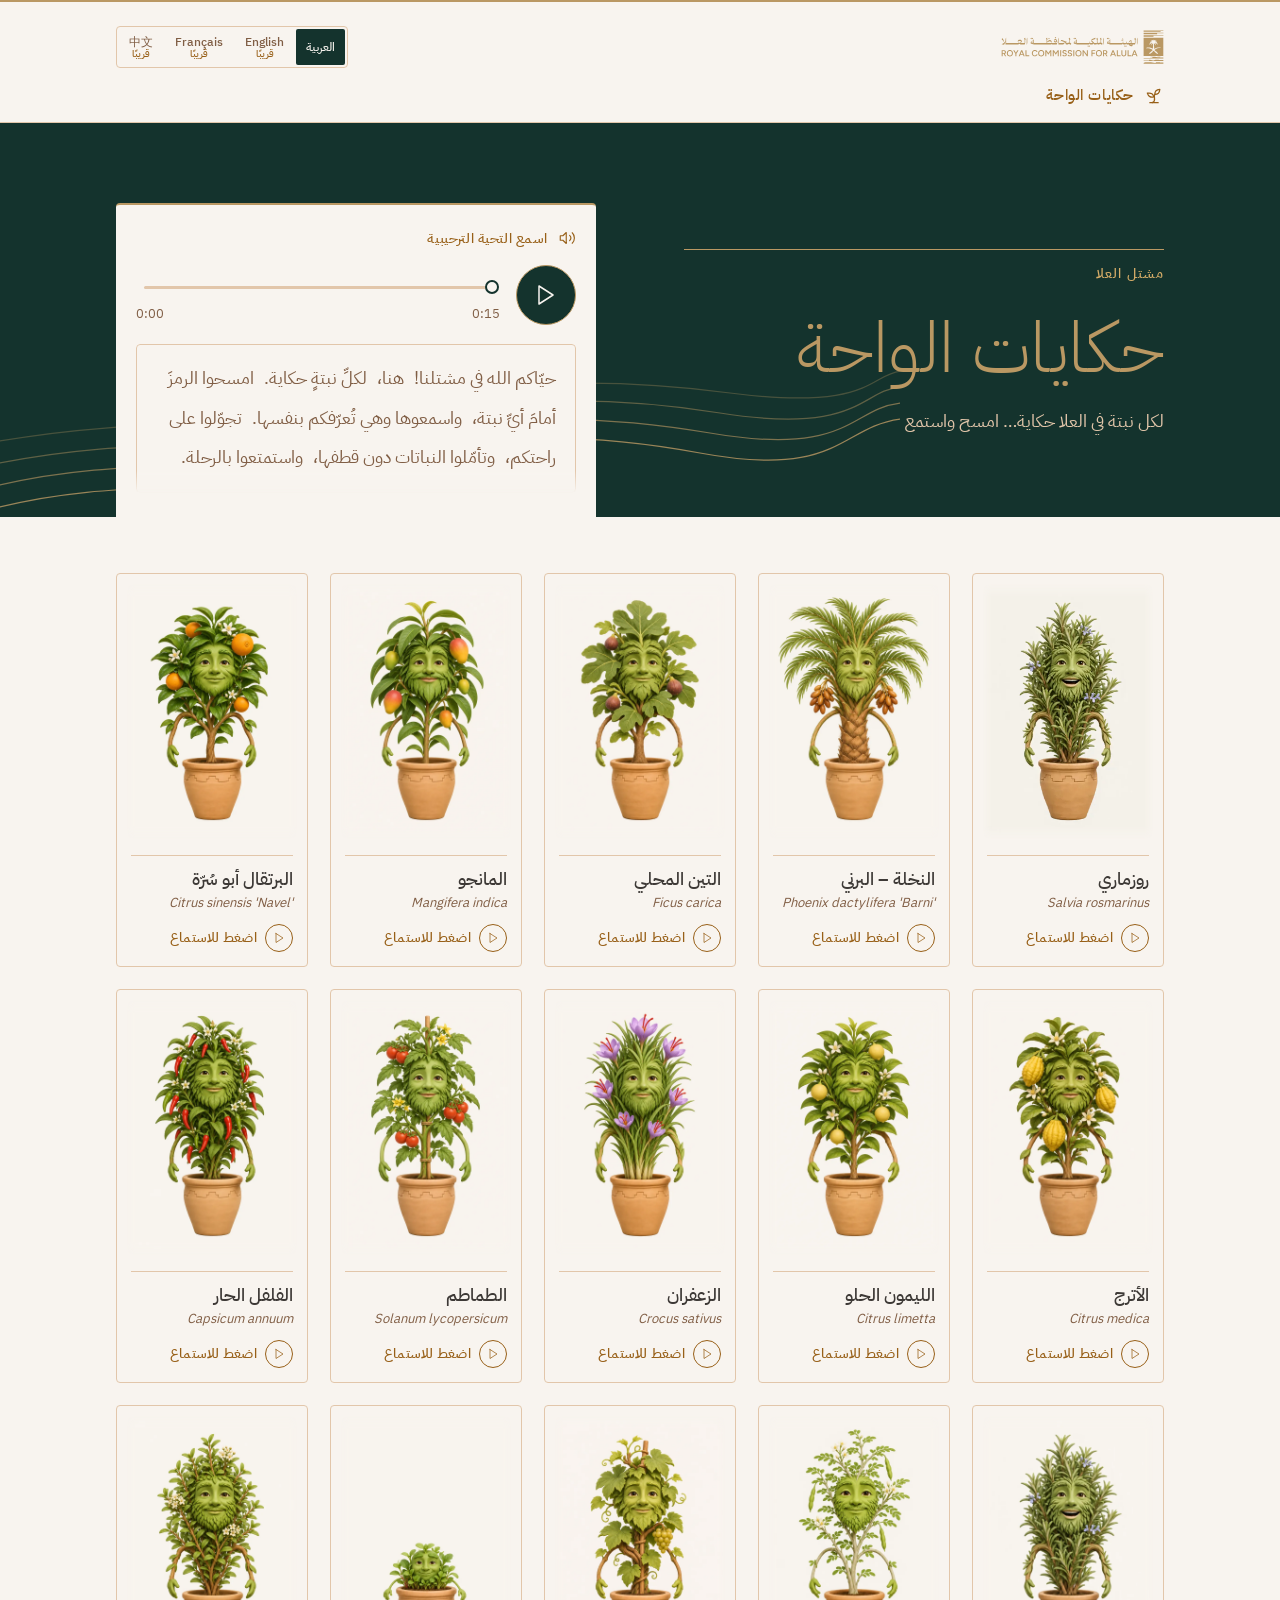
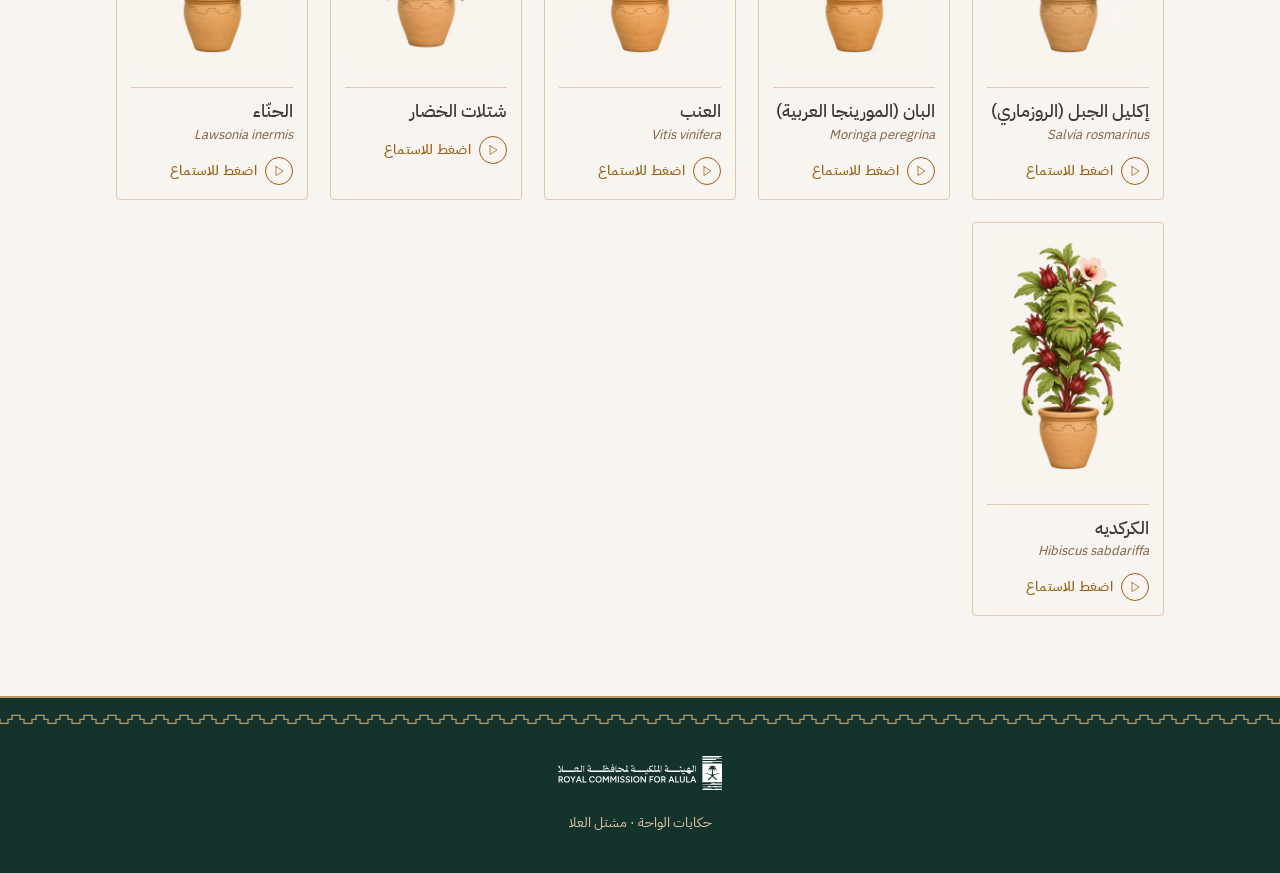
<file: index.html>
<!doctype html>
<html lang="ar" dir="rtl">
<head>
<meta charset="utf-8">
<meta name="viewport" content="width=device-width,initial-scale=1,viewport-fit=cover">
<meta name="color-scheme" content="light">
<meta name="theme-color" content="#F8F4EF">
<title>حكايات الواحة</title>
<meta name="description" content="لكل نبتة في العلا حكاية… امسح واستمع">
<link rel="icon" href="img/favicon.svg" type="image/svg+xml">
<link rel="preconnect" href="https://fonts.googleapis.com">
<link rel="preconnect" href="https://fonts.gstatic.com" crossorigin>
<link href="https://fonts.googleapis.com/css2?family=IBM+Plex+Sans+Arabic:wght@300;400;500&display=swap" rel="stylesheet">
<link rel="stylesheet" href="css/style.css">
</head>
<body>
<a class="sr-only" href="#main">انتقل إلى المحتوى</a>
<header class="site-header">
  <div class="wrap">
    <div class="bar">
      <a class="logo-link" href="index.html" aria-label="الهيئة الملكية لمحافظة العلا - الصفحة الرئيسية"><img src="img/rcu-logo-gold.svg" alt="الهيئة الملكية لمحافظة العلا" width="130" height="27"></a>
      <div class="lang" role="group" aria-label="اللغة">
        <span class="is-active" lang="ar" aria-current="true">العربية</span>
        <button type="button" disabled aria-disabled="true" lang="en" aria-label="English، قريبًا">English<em>قريبًا</em></button>
        <button type="button" disabled aria-disabled="true" lang="fr" aria-label="Français، قريبًا">Français<em>قريبًا</em></button>
        <button type="button" disabled aria-disabled="true" lang="zh" aria-label="中文، قريبًا">中文<em>قريبًا</em></button>
      </div>
    </div>
    <div class="brand-row">
      <span class="leaf"><svg class="icon" viewBox="0 0 24 24" aria-hidden="true"><path d="M7 20h10"/><path d="M10 20c5.5-2.5.8-6.4 3-10"/><path d="M9.5 9.4c1.1.8 1.8 2.2 2.3 3.7-2 .4-3.5.4-4.8-.3-1.2-.6-2.3-1.9-3-4.2 2.8-.5 4.4 0 5.5.8z"/><path d="M14.1 6a7 7 0 0 0-1.1 4c1.9-.1 3.3-.6 4.3-1.4 1-1 1.6-2.3 1.7-4.6-2.7.1-4 1-4.9 2z"/></svg></span><a href="index.html">حكايات الواحة</a>
    </div>
  </div>
</header>
<main id="main">
<section class="hero">
  <div class="wrap hero-grid">
    <div>
      <span class="eyebrow">مشتل العلا</span>
      <h1>حكايات الواحة</h1>
      <p class="tag">لكل نبتة في العلا حكاية… امسح واستمع</p>
    </div>
    <div class="hero-player" id="welcome" aria-label="التحية الترحيبية"></div>
  </div>
</section>
<div class="wrap" id="plants">
  <section class="section" aria-label="النباتات"><div class="grid" id="grid"></div></section>
  <noscript><p>يحتاج هذا الموقع إلى تفعيل جافاسكربت.</p></noscript>
</div>
</main>
<footer class="site-footer">
  <div class="frieze" aria-hidden="true"></div>
  <div class="wrap">
    <div class="logo"><img src="img/rcu-logo-white.svg" alt="الهيئة الملكية لمحافظة العلا" width="162" height="34"></div>
    <p>حكايات الواحة &middot; مشتل العلا</p>
  </div>
</footer>
<script src="data/plants.js"></script>
<script src="js/common.js"></script>
<script src="js/home.js"></script>
</body>
</html>
</file>
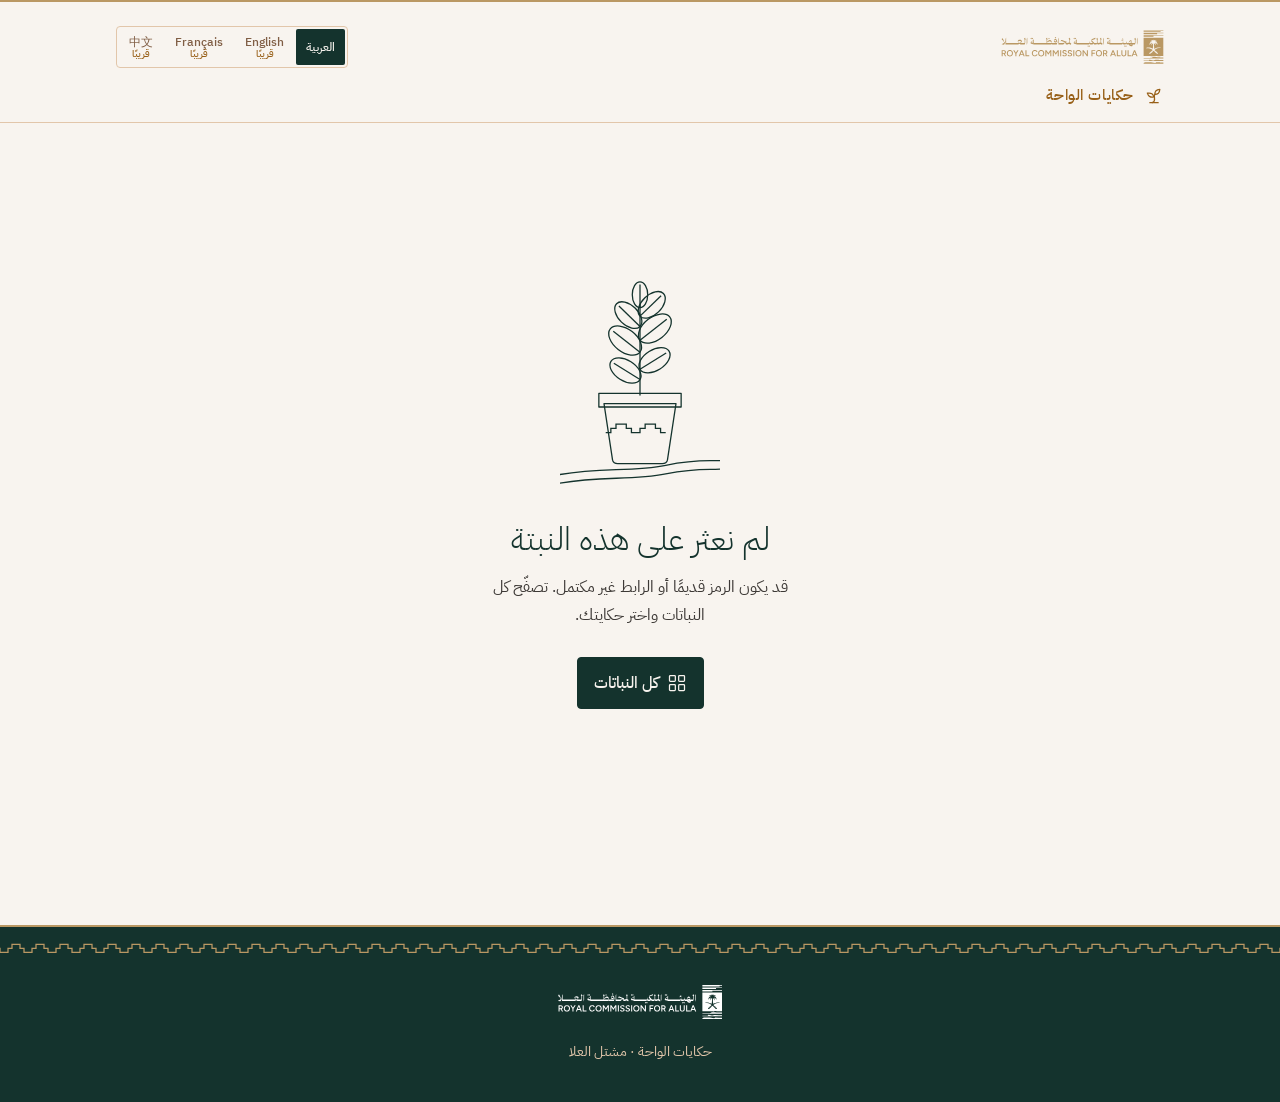
<file: plant.html>
<!doctype html>
<html lang="ar" dir="rtl">
<head>
<meta charset="utf-8">
<meta name="viewport" content="width=device-width,initial-scale=1,viewport-fit=cover">
<meta name="color-scheme" content="light">
<meta name="theme-color" content="#F8F4EF">
<title>حكايات الواحة - نبتة</title>
<meta name="description" content="استمع إلى النبتة وهي تعرّف بنفسها">
<link rel="icon" href="img/favicon.svg" type="image/svg+xml">
<link rel="preconnect" href="https://fonts.googleapis.com">
<link rel="preconnect" href="https://fonts.gstatic.com" crossorigin>
<link href="https://fonts.googleapis.com/css2?family=IBM+Plex+Sans+Arabic:wght@300;400;500&display=swap" rel="stylesheet">
<link rel="stylesheet" href="css/style.css">
</head>
<body>
<a class="sr-only" href="#main">انتقل إلى المحتوى</a>
<header class="site-header">
  <div class="wrap">
    <div class="bar">
      <a class="logo-link" href="index.html" aria-label="الهيئة الملكية لمحافظة العلا - الصفحة الرئيسية"><img src="img/rcu-logo-gold.svg" alt="الهيئة الملكية لمحافظة العلا" width="130" height="27"></a>
      <div class="lang" role="group" aria-label="اللغة">
        <span class="is-active" lang="ar" aria-current="true">العربية</span>
        <button type="button" disabled aria-disabled="true" lang="en" aria-label="English، قريبًا">English<em>قريبًا</em></button>
        <button type="button" disabled aria-disabled="true" lang="fr" aria-label="Français، قريبًا">Français<em>قريبًا</em></button>
        <button type="button" disabled aria-disabled="true" lang="zh" aria-label="中文، قريبًا">中文<em>قريبًا</em></button>
      </div>
    </div>
    <div class="brand-row">
      <span class="leaf"><svg class="icon" viewBox="0 0 24 24" aria-hidden="true"><path d="M7 20h10"/><path d="M10 20c5.5-2.5.8-6.4 3-10"/><path d="M9.5 9.4c1.1.8 1.8 2.2 2.3 3.7-2 .4-3.5.4-4.8-.3-1.2-.6-2.3-1.9-3-4.2 2.8-.5 4.4 0 5.5.8z"/><path d="M14.1 6a7 7 0 0 0-1.1 4c1.9-.1 3.3-.6 4.3-1.4 1-1 1.6-2.3 1.7-4.6-2.7.1-4 1-4.9 2z"/></svg></span><a href="index.html">حكايات الواحة</a>
    </div>
  </div>
</header>
<main id="main" class="plant"><div class="wrap" id="app" aria-live="polite"><noscript><p>يحتاج هذا الموقع إلى تفعيل جافاسكربت.</p></noscript></div></main>
<footer class="site-footer">
  <div class="frieze" aria-hidden="true"></div>
  <div class="wrap">
    <div class="logo"><img src="img/rcu-logo-white.svg" alt="الهيئة الملكية لمحافظة العلا" width="162" height="34"></div>
    <p>حكايات الواحة &middot; مشتل العلا</p>
  </div>
</footer>
<script src="data/plants.js"></script>
<script src="js/common.js"></script>
<script src="js/plant.js"></script>
</body>
</html>
</file>
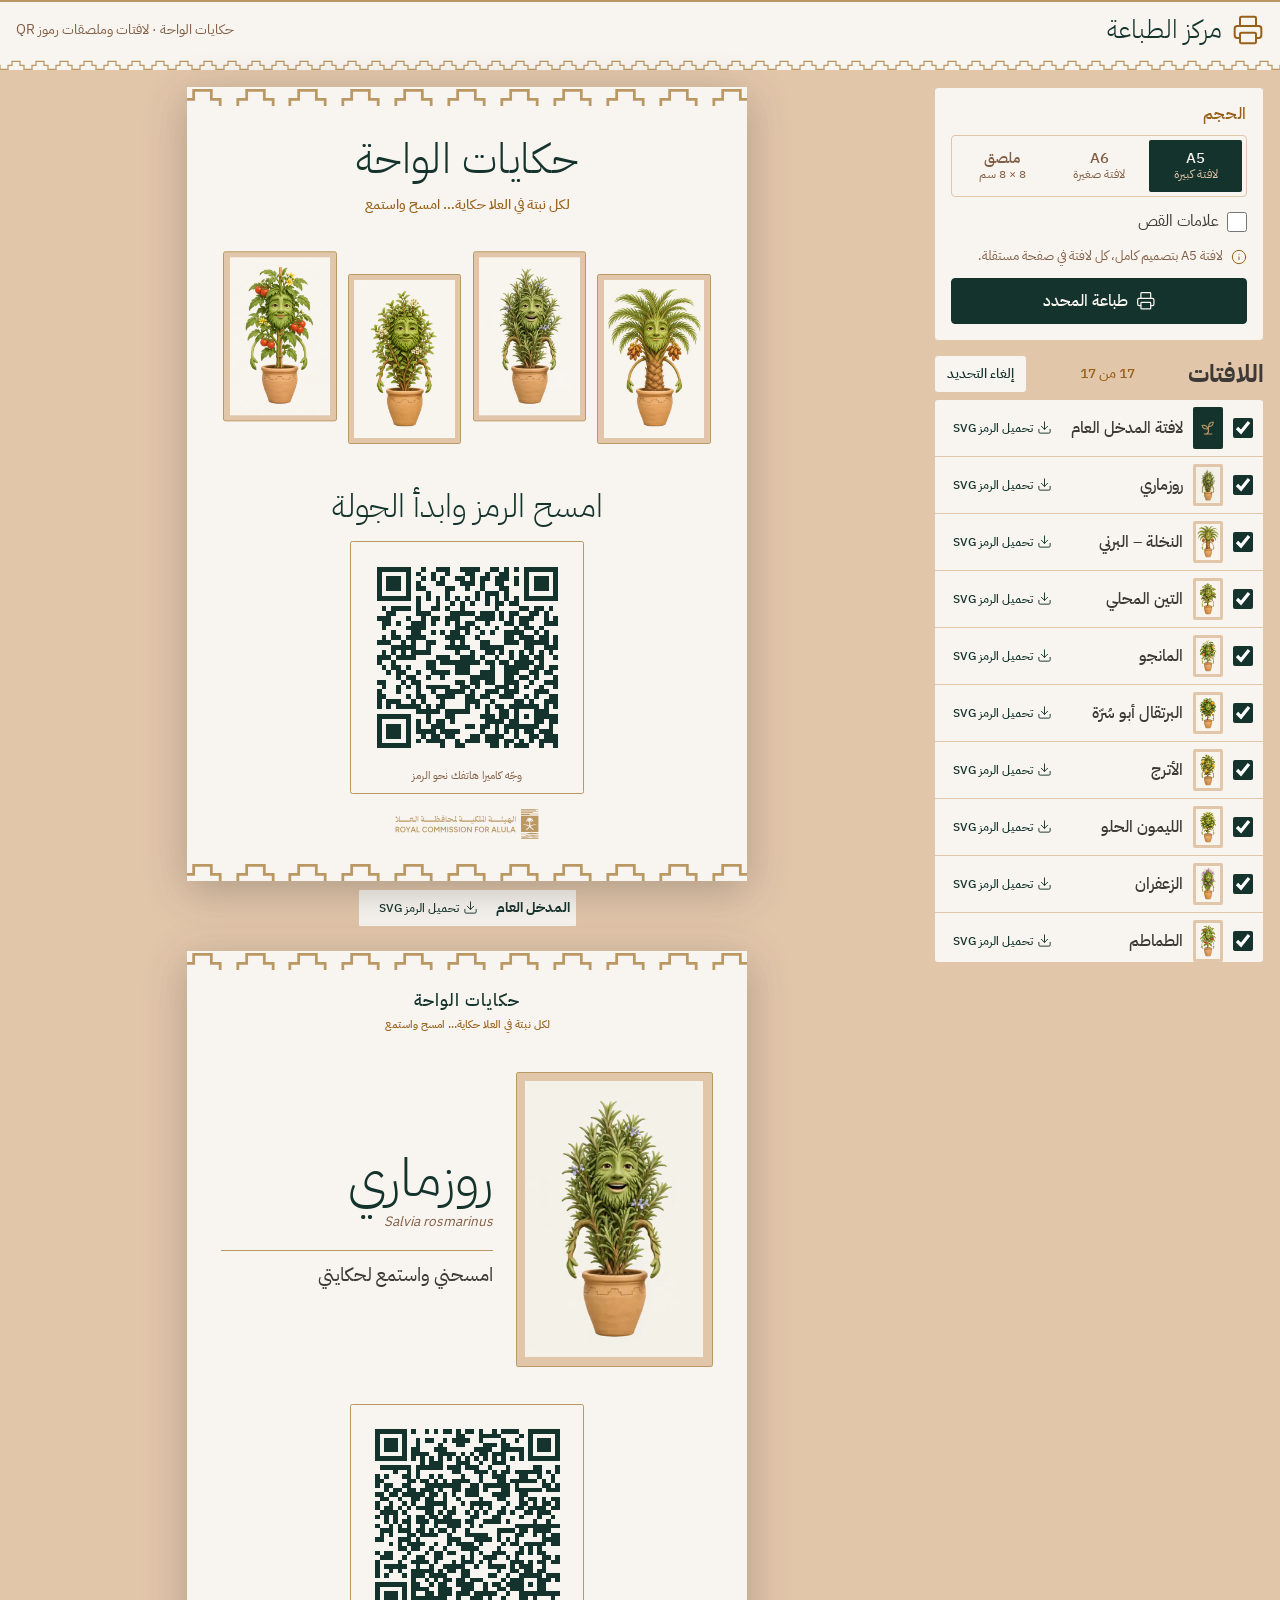
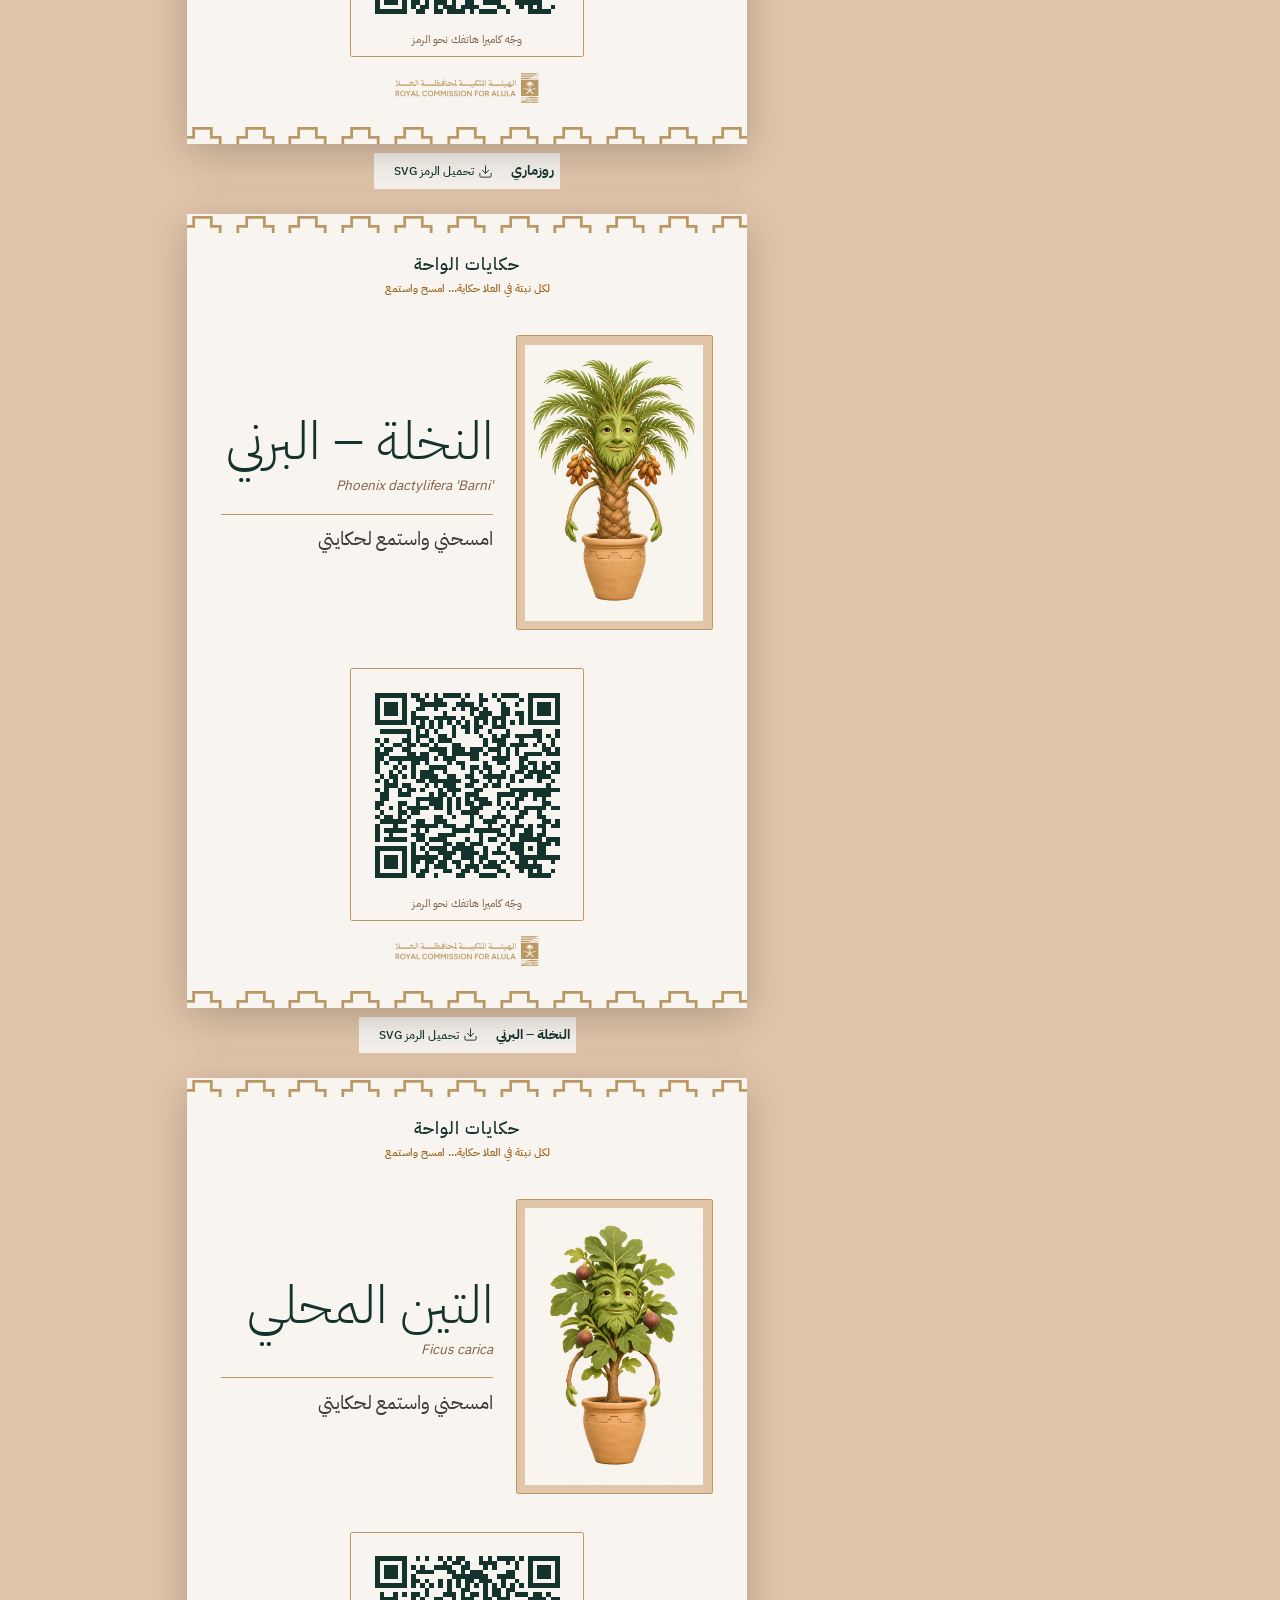
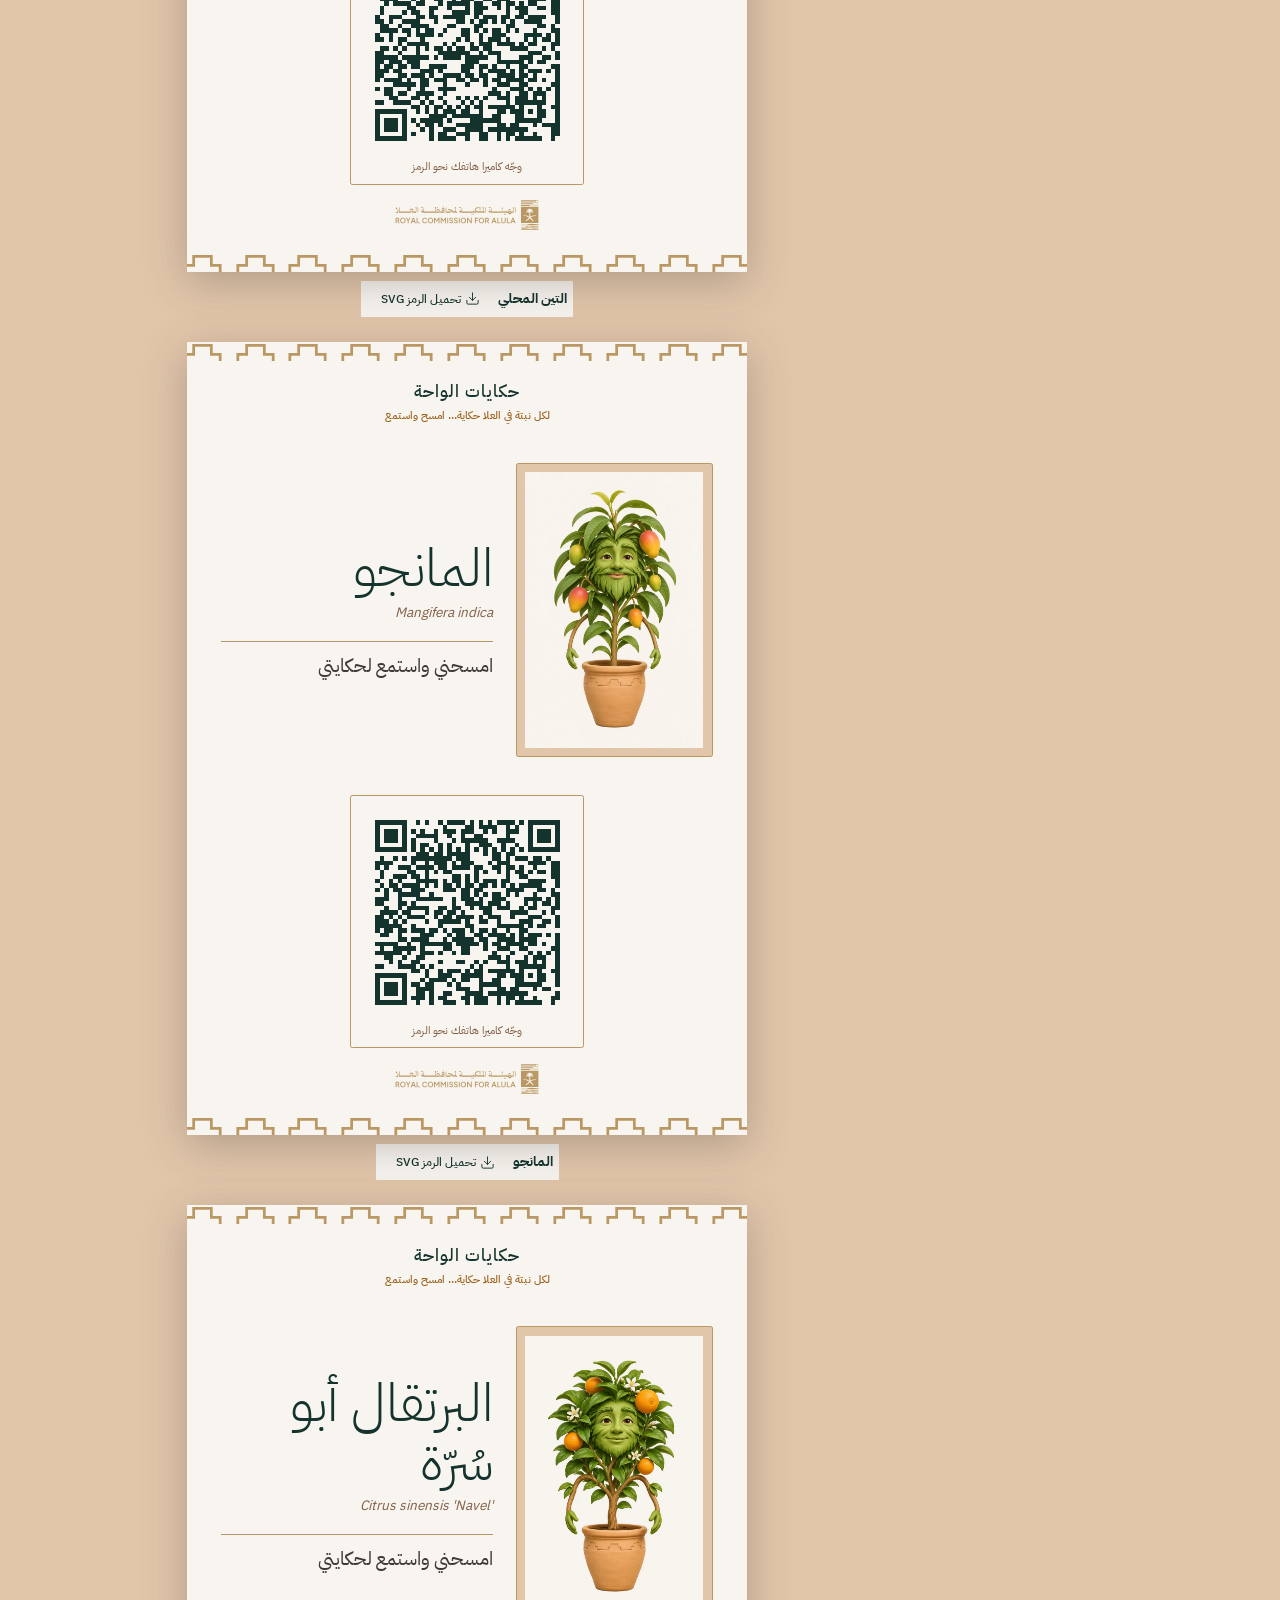
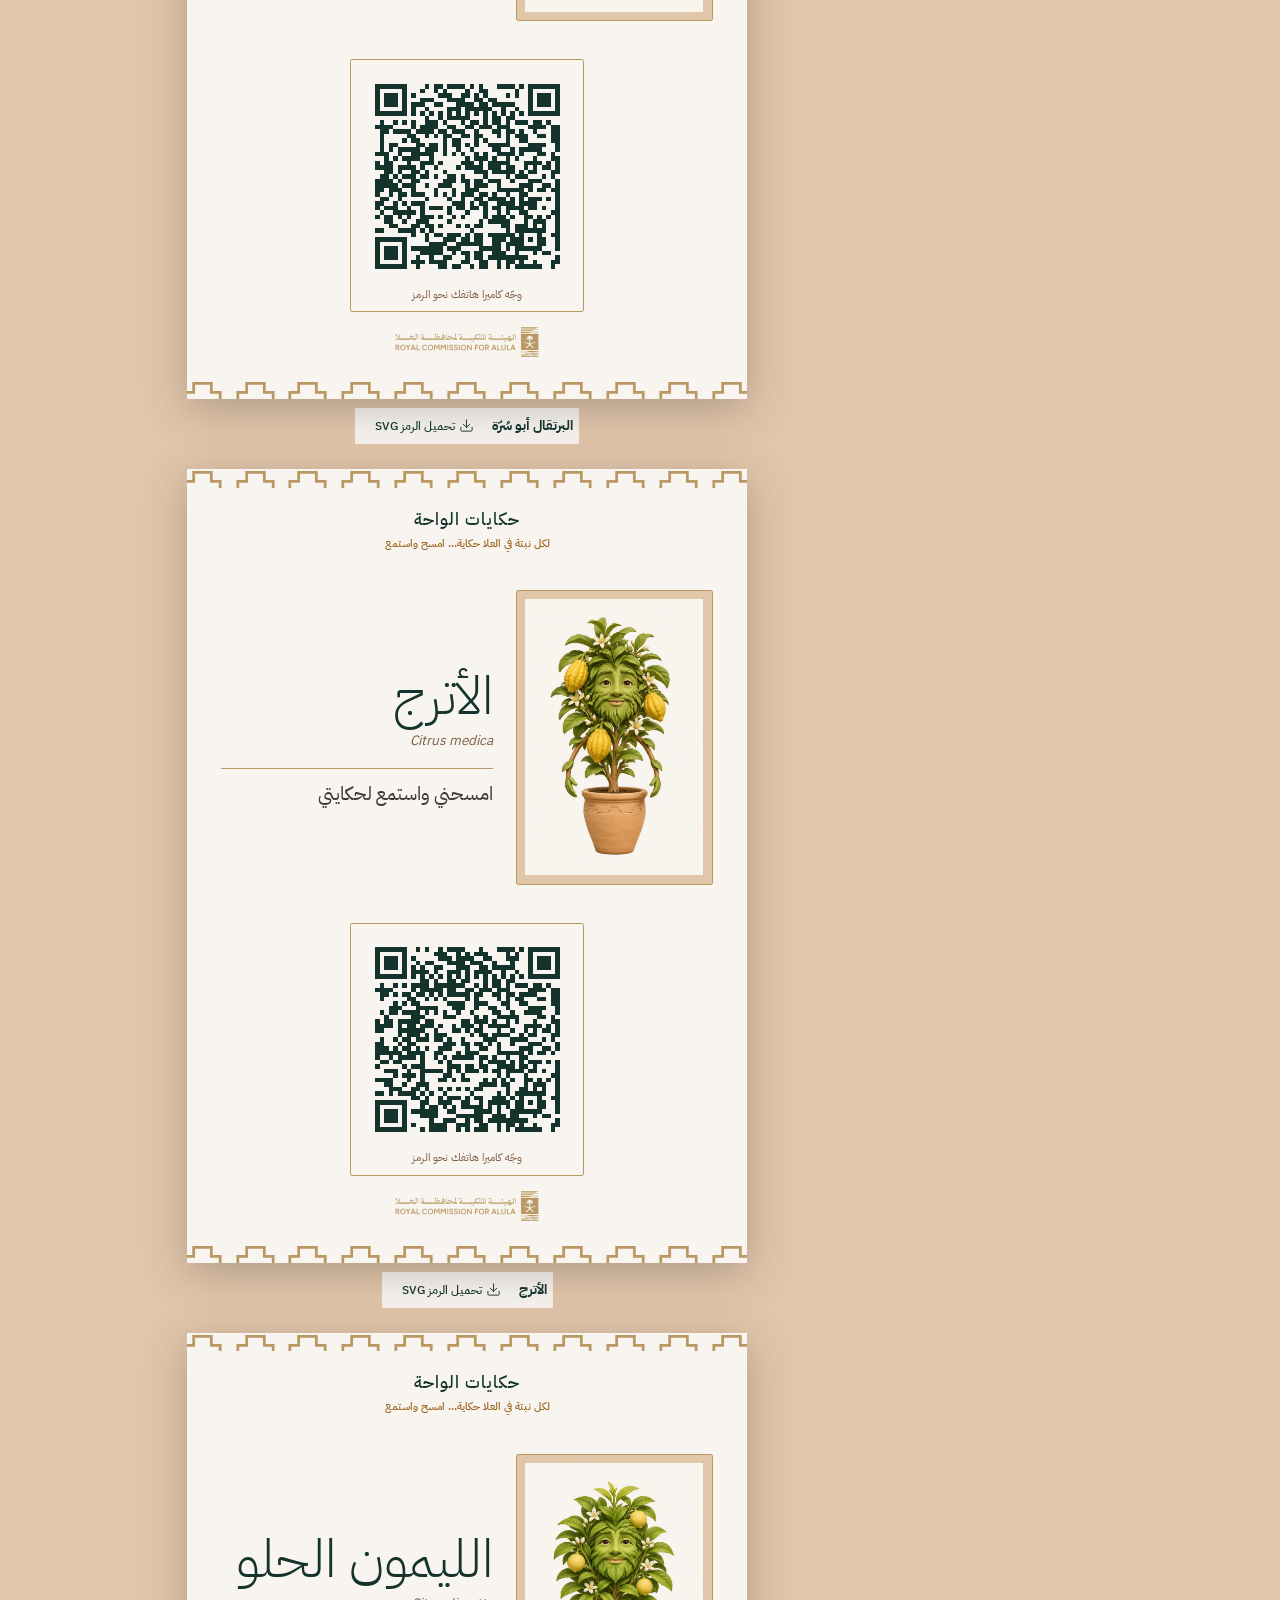
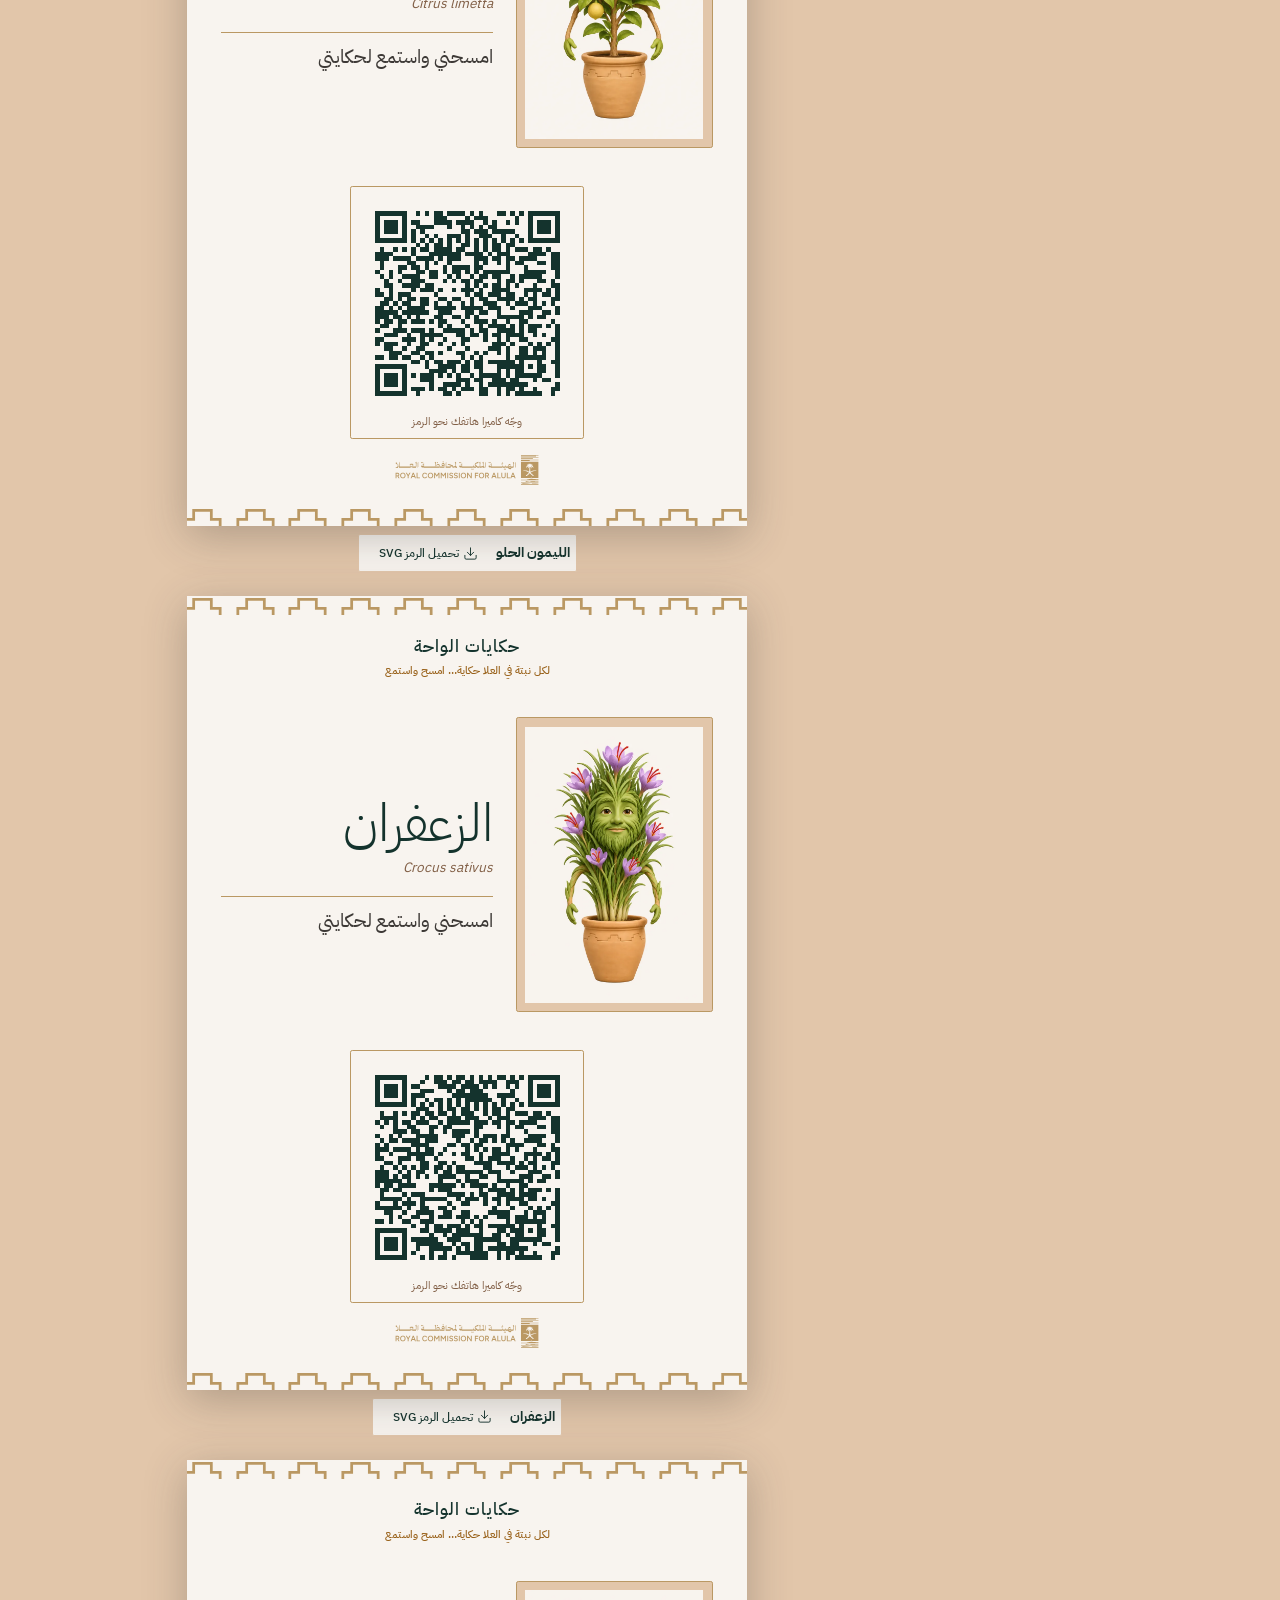
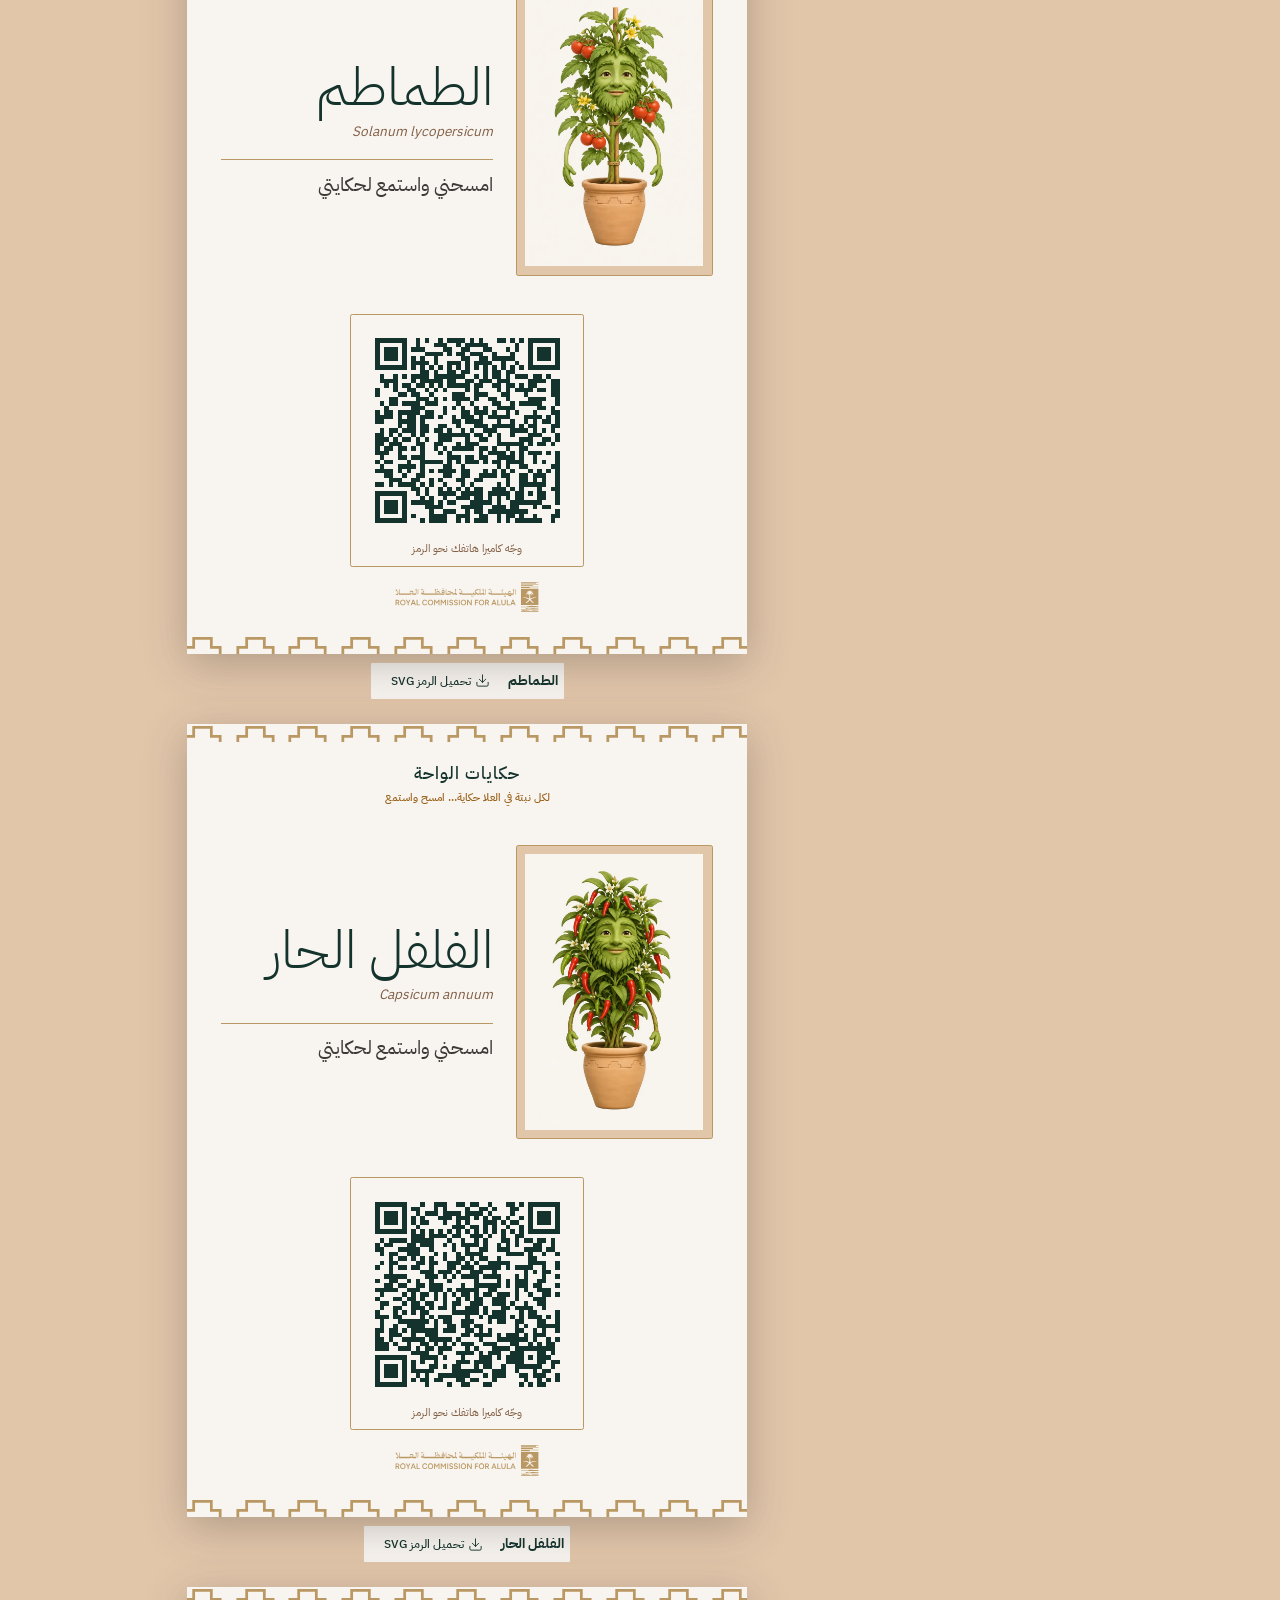
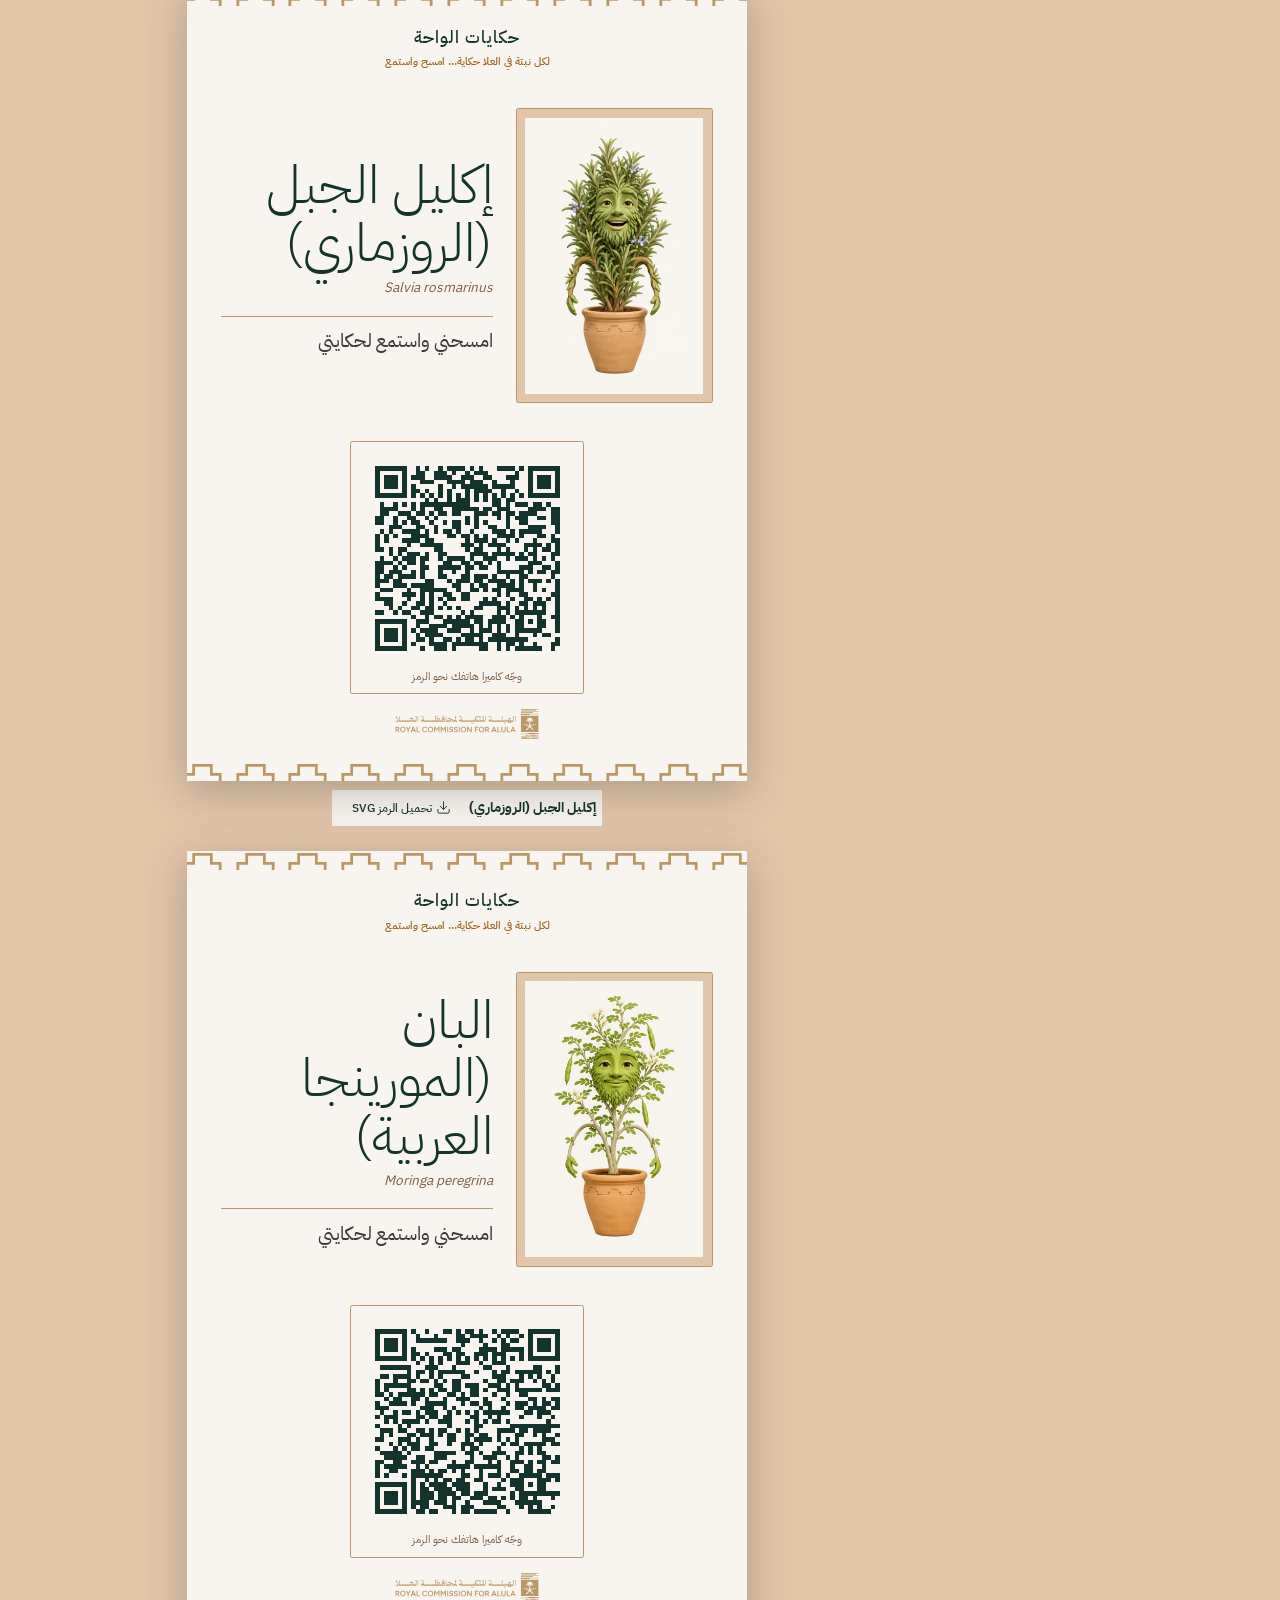
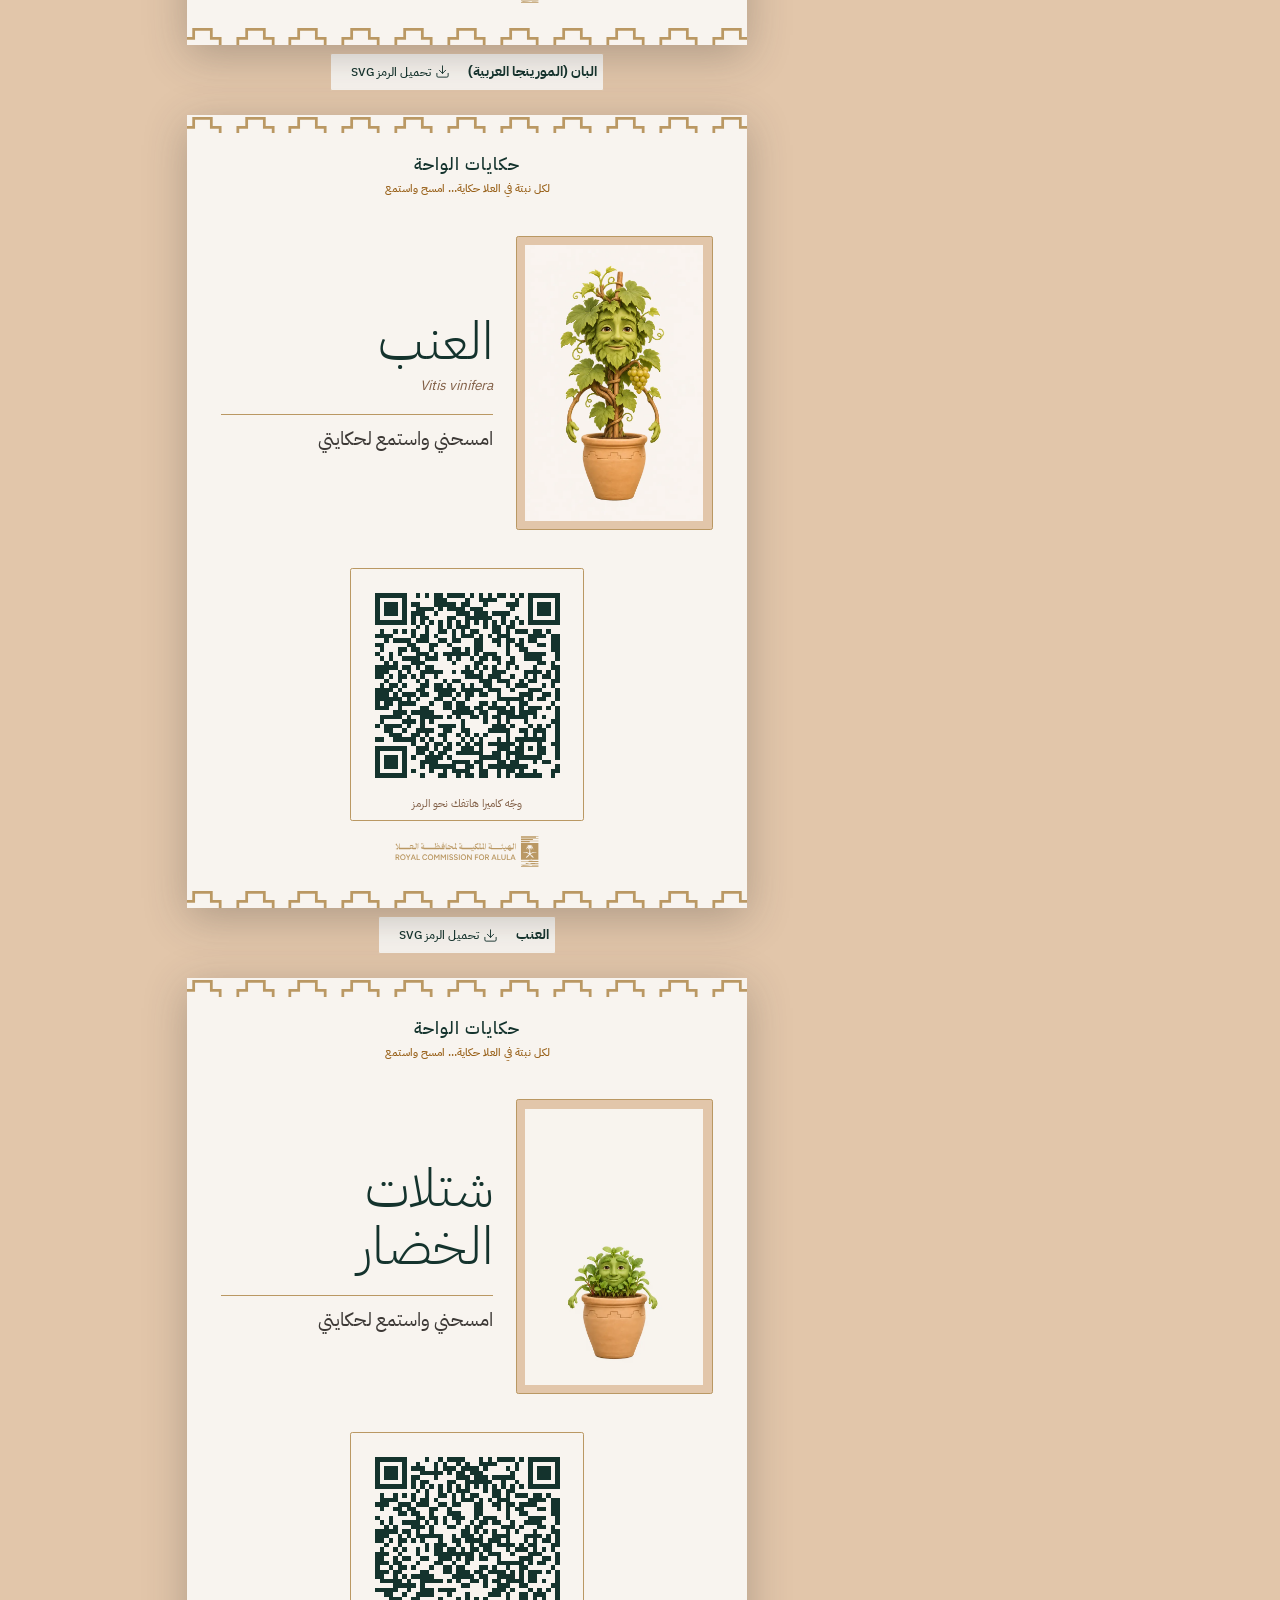
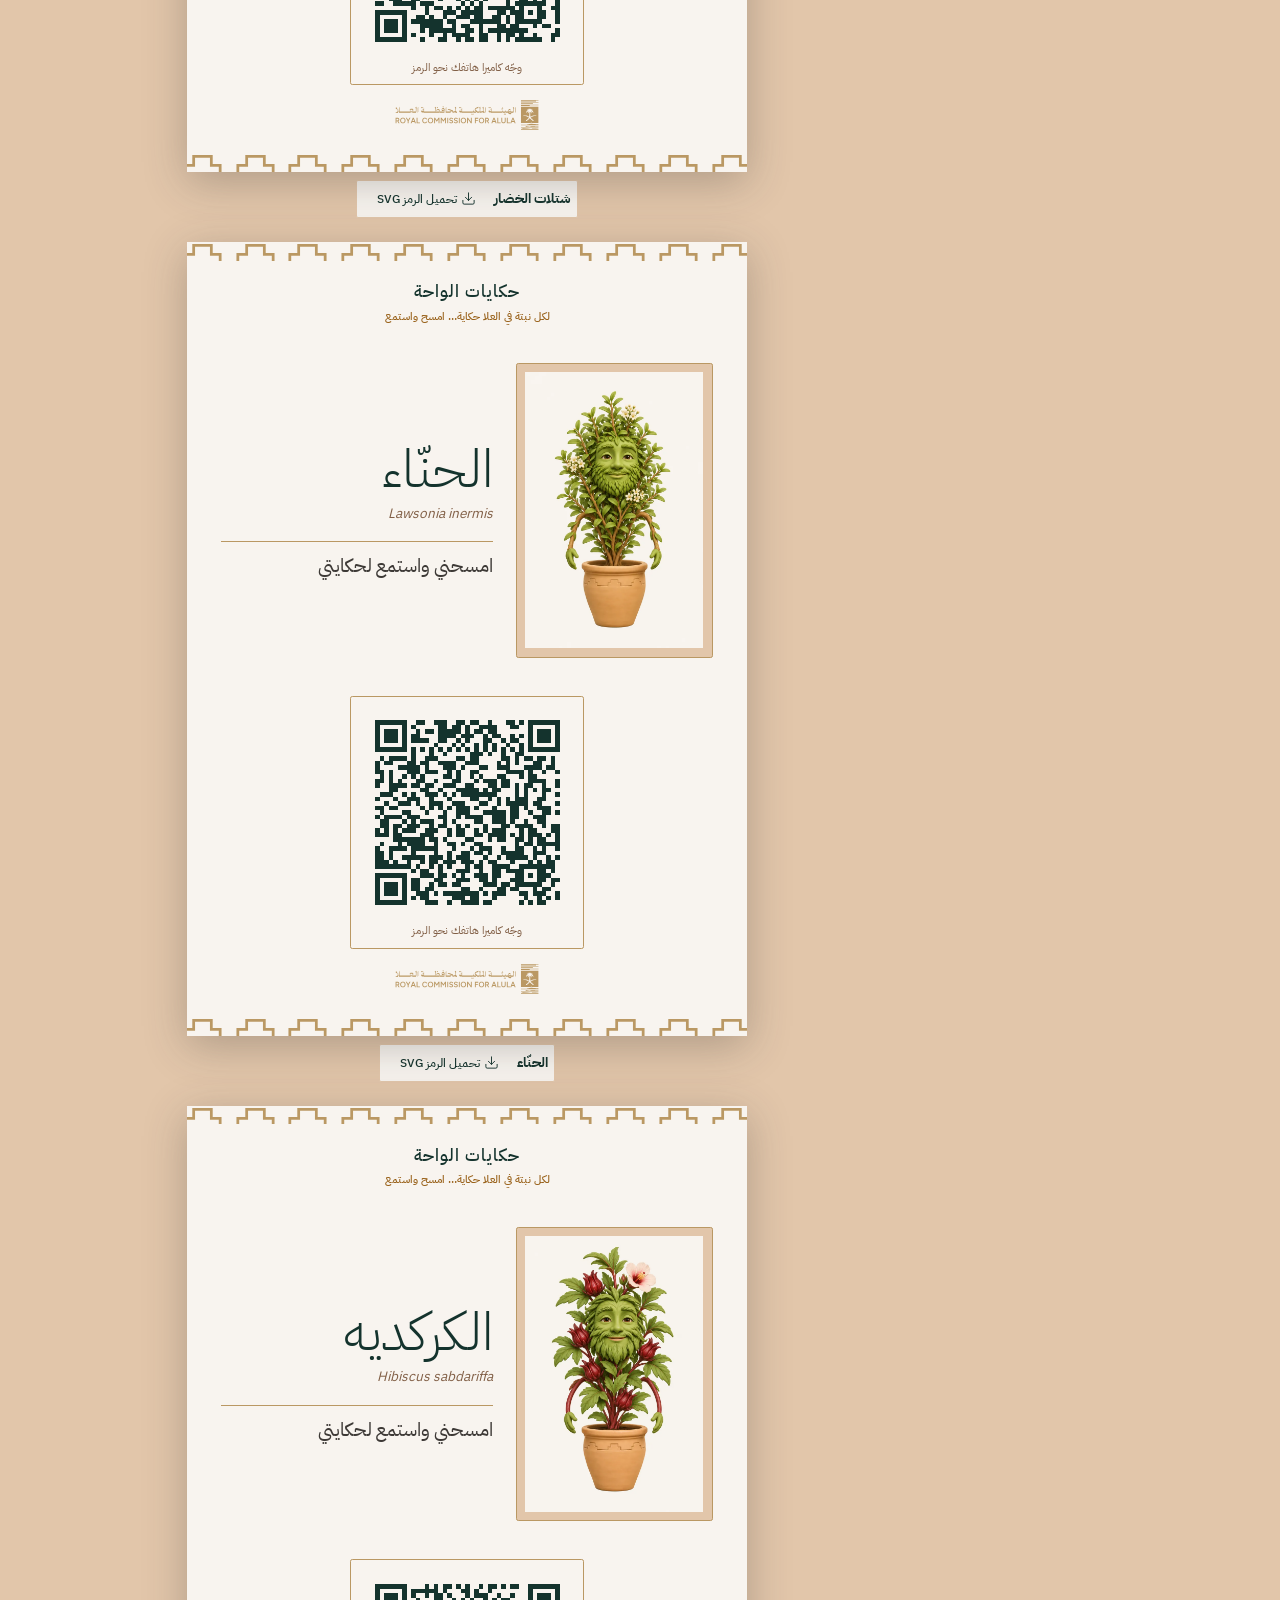
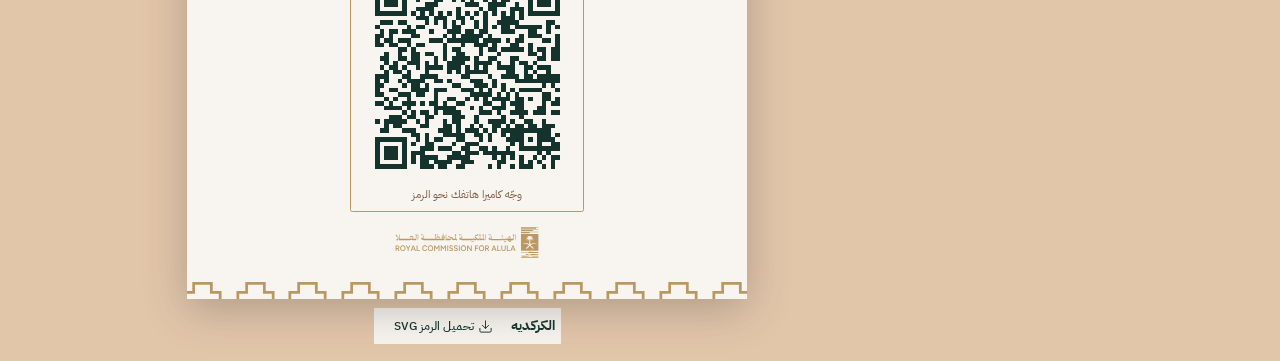
<file: print.html>
<!doctype html>
<html lang="ar" dir="rtl">
<head>
<meta charset="utf-8">
<meta name="viewport" content="width=device-width,initial-scale=1">
<meta name="robots" content="noindex">
<meta name="color-scheme" content="light">
<meta name="theme-color" content="#F8F4EF">
<title>مركز الطباعة - حكايات الواحة</title>
<link rel="icon" href="img/favicon.svg" type="image/svg+xml">
<link rel="preconnect" href="https://fonts.googleapis.com">
<link rel="preconnect" href="https://fonts.gstatic.com" crossorigin>
<link href="https://fonts.googleapis.com/css2?family=IBM+Plex+Sans+Arabic:wght@300;400;500&display=swap" rel="stylesheet">
<style>:root{--gold:#BA9863;--beige:#F8F4EF;--ikmah:#3D3936;--oasis:#14332D;--oldtown:#986018;--majdoul:#402022;--sandstone:#E2C6AA;--frankincense:#D6AD68;--mountain:#805E45;--ochre:#D08B67;
 --ink:var(--ikmah);--ink-2:var(--mountain);--line:var(--sandstone);
 --font:"DIN Next LT Arabic","IBM Plex Sans Arabic",system-ui,sans-serif;
 --frieze:url("data:image/svg+xml,%3Csvg xmlns='http://www.w3.org/2000/svg' width='24' height='12' viewBox='0 0 24 12'%3E%3Cpath d='M0 11.25H4V7.25H8V3.25H16V7.25H20V11.25H24' fill='none' stroke='%23BA9863' stroke-width='1.25' stroke-linejoin='miter'/%3E%3C/svg%3E")}
*{box-sizing:border-box}
*{-webkit-print-color-adjust:exact;print-color-adjust:exact}
html{color-scheme:light;-webkit-text-size-adjust:100%}
body{margin:0;font-family:var(--font);line-height:1.6;color:var(--ink);background:var(--sandstone)}
.icon{width:1.25em;height:1.25em;flex:none;fill:none;stroke:currentColor;stroke-width:1.5;stroke-linecap:round;stroke-linejoin:round}
:focus-visible{outline:2px solid var(--oldtown);outline-offset:2px;border-radius:2px}

/* ===== print center chrome (screen only) ===== */
.pc-head{background:var(--beige);border-top:2px solid var(--gold);border-bottom:1px solid var(--line)}
.pc-head .in{max-width:1280px;margin:0 auto;padding:12px 16px;display:flex;align-items:center;gap:12px;flex-wrap:wrap}
.pc-head h1{font:300 1.6rem/1.2 var(--font);color:var(--oasis);margin:0;display:flex;align-items:center;gap:10px}
.pc-head h1 .icon{color:var(--oldtown)}
.pc-head .sub{color:var(--ink-2);font-size:.88rem;margin-inline-start:auto}
.frieze{height:12px;background:var(--frieze) repeat-x center/24px 12px}
.pc>*{min-width:0}
body{overflow-x:hidden}
.pc{max-width:1280px;margin:0 auto;padding:16px;display:grid;gap:16px;align-items:start}
@media(min-width:900px){.pc{grid-template-columns:330px minmax(0,1fr)}.side{position:sticky;top:12px;max-height:calc(100vh - 24px);display:flex;flex-direction:column}}
.card{background:var(--beige);border:1px solid var(--line);border-radius:4px;padding:16px}
.card h2{font:500 1rem/1.3 var(--font);color:var(--oldtown);letter-spacing:.04em;margin:0 0 10px}
.seg{display:grid;grid-template-columns:repeat(3,1fr);gap:4px;padding:4px;background:var(--beige);border:1px solid var(--line);border-radius:4px}
.seg label{position:relative;display:flex;flex-direction:column;align-items:center;justify-content:center;min-height:52px;border-radius:2px;cursor:pointer;font-weight:500;font-size:.95rem;color:var(--ink-2);text-align:center;line-height:1.25}
.seg label small{font-weight:400;font-size:.72rem;color:var(--ink-2)}
.seg input{position:absolute;opacity:0;inset:0;margin:0;cursor:pointer}
.seg label:has(input:checked){background:var(--oasis);color:var(--beige)}
.seg label:has(input:checked) small{color:var(--sandstone)}
.seg label:has(input:focus-visible){outline:2px solid var(--oldtown);outline-offset:2px}
.row{display:flex;align-items:center;gap:10px;flex-wrap:wrap}
.opt{display:flex;align-items:center;gap:8px;margin-top:12px;font-weight:400;cursor:pointer}
.opt input,.pick input{width:20px;height:20px;accent-color:var(--oasis);margin:0;flex:none}
.btn{display:inline-flex;align-items:center;justify-content:center;gap:8px;min-height:46px;padding:8px 18px;border-radius:4px;border:1px solid var(--line);background:var(--beige);color:var(--oasis);font:500 .98rem var(--font);cursor:pointer;text-decoration:none}
.btn:hover{background:var(--sandstone);border-color:var(--gold)}
.btn.primary{background:var(--oasis);border-color:var(--oasis);color:var(--beige);width:100%;margin-top:12px}
.btn.primary:hover{background:var(--ikmah);border-color:var(--ikmah)}
.btn.sm{min-height:38px;padding:4px 12px;font-size:.88rem}
.list-head{display:flex;align-items:center;justify-content:space-between;gap:8px;margin:14px 0 6px}
.list-head h2{margin:0}
.count{font-size:.85rem;color:var(--oldtown);font-weight:500}
.plist{list-style:none;margin:0;padding:0;overflow:auto;border:1px solid var(--line);border-radius:4px;background:var(--beige);flex:1;min-height:0;max-height:48vh}
@media(min-width:900px){.plist{max-height:none}}
.plist li{display:flex;align-items:center;gap:10px;padding:6px 10px;border-bottom:1px solid var(--line)}
.plist li:last-child{border-bottom:0}
.pick{display:flex;align-items:center;gap:10px;flex:1;min-width:0;cursor:pointer;min-height:44px}
.pick img{width:30px;height:42px;border-radius:2px;object-fit:cover;background:var(--sandstone);flex:none;border:3px solid var(--sandstone)}
.pick .nm{font-weight:500;line-height:1.25}
.pick .nm small{display:block;font-weight:400;font-size:.72rem;color:var(--ink-2)}
.pick .ent{width:30px;height:42px;border-radius:2px;background:var(--oasis);color:var(--gold);display:grid;place-items:center;flex:none}
.pick .ent .icon{width:18px;height:18px}
.dl{display:inline-flex;align-items:center;gap:4px;font-size:.78rem;font-weight:500;color:var(--oasis);text-decoration:none;padding:6px 8px;border-radius:2px;white-space:nowrap}
.dl:hover{background:var(--sandstone)}
.dl .icon{width:15px;height:15px}
.hint{display:flex;gap:8px;align-items:flex-start;font-size:.8rem;color:var(--ink-2);margin:12px 0 0;line-height:1.5}
.hint .icon{width:16px;height:16px;margin-top:3px;color:var(--oldtown)}
.empty{padding:40px 16px;text-align:center;color:var(--ink-2)}

/* preview area */
.out{display:flex;flex-wrap:wrap;gap:24px;justify-content:center;align-items:flex-start;transform-origin:top center}
.slot{position:relative;display:flex;flex-direction:column;align-items:center}
.slot .box{position:relative}
.cap{display:flex;align-items:center;gap:10px;justify-content:center;margin-top:8px;font-size:.85rem;color:var(--ink-2);background:var(--beige);border:1px solid var(--line);border-radius:2px;padding:2px 6px 2px 12px}
.cap b{color:var(--oasis)}
.stk-page{background:var(--beige);box-shadow:0 10px 40px rgba(61,57,54,.3);width:210mm;height:297mm;padding:10mm;display:grid;grid-template-columns:80mm 80mm;grid-auto-rows:80mm;gap:14mm;justify-content:center;align-content:start;position:relative;overflow:visible}
.scell{position:relative}
.scell .cap{position:absolute;top:calc(100% + 1.5mm);left:50%;transform:translateX(-50%);white-space:nowrap;margin:0}

/* ===== signs (artwork, mm based; A5 master 148x210) ===== */
.fit{position:relative;flex:none}
.fit::before{content:"";position:absolute;inset:-3mm;background:var(--beige);display:none}
.marks .fit::before,.marks .scell .stk::before{display:block}
.fit.a5{width:148mm;height:210mm}
.fit.a6{width:105mm;height:148.5mm}
.fit .sheet{position:absolute;top:0;left:0;transform-origin:0 0}
.fit.a6 .sheet{transform:scale(.7071)}
.sheet{width:148mm;height:210mm;background:var(--beige);display:flex;flex-direction:column;align-items:center;overflow:hidden;font-family:var(--font);color:var(--ink);box-shadow:0 10px 40px rgba(61,57,54,.3)}
.sheet .band{width:100%;height:5mm;background:var(--frieze) repeat-x center/14mm 7mm;flex:none}
.sheet .top{width:100%;text-align:center;padding:6mm 10mm 0;flex:none}
.sheet .proj{font:500 4.6mm/1 var(--font);color:var(--oasis);letter-spacing:.06em}
.sheet .tag{font-size:2.9mm;color:var(--oldtown);margin-top:1.8mm;font-weight:500}
.sheet .body{flex:1;width:100%;display:flex;align-items:center;gap:6mm;padding:3mm 9mm 0;min-height:0}
.sheet .char{flex:none;width:52mm;aspect-ratio:2/3;border-radius:.6mm;overflow:hidden;background:var(--sandstone);padding:2.2mm;border:.25mm solid var(--gold)}
.sheet .char img{width:100%;height:100%;object-fit:cover;object-position:50% 45%;display:block}
.sheet .txt{flex:1;min-width:0}
.sheet h1{margin:0;font:300 14mm/1.1 var(--font);color:var(--oasis)}
.sheet .sci{direction:ltr;text-align:right;font:italic 400 3.6mm/1.3 var(--font);color:var(--mountain);margin-top:1.5mm}
.sheet .cta{margin-top:5mm;padding-top:3mm;border-top:.25mm solid var(--gold);font:400 5mm/1.4 var(--font);color:var(--ink)}
.sheet .qrwrap{flex:none;margin:0 auto;width:62mm;padding:1.5mm 1.5mm 2mm;background:var(--beige);border-radius:.6mm;border:.25mm solid var(--gold);text-align:center}
.sheet .qrwrap svg.qr{display:block;width:100%;height:auto;shape-rendering:crispEdges}
.sheet .qrcap{font-size:2.8mm;color:var(--mountain);margin:0}
.sheet .mid{display:flex;flex-direction:column;align-items:center;padding:3mm 0 4mm;flex:none}
.sheet .foot{width:100%;padding:0 10mm 4.5mm;text-align:center;flex:none}
.sheet .foot img{height:8mm;width:auto;display:block;margin:0 auto 1.5mm}
.sheet .foot small{font-size:2.6mm;color:var(--mountain)}
/* entrance sign */
.sheet.ent .top{padding-top:8mm}
.sheet.ent .proj{font-size:11mm;line-height:1.15;font-weight:300;letter-spacing:.01em}
.sheet.ent .tag{font-size:3.8mm;margin-top:2.5mm}
.sheet.ent .chars{flex:1;display:flex;align-items:center;justify-content:center;gap:3mm;width:100%;padding:4mm 8mm 0;min-height:0}
.sheet.ent .chars .char{width:30mm;padding:1.4mm;border-radius:.6mm}
.sheet.ent .chars .char:nth-child(2n){transform:translateY(-6mm)}
.sheet.ent .entcta{font:300 8.4mm/1.3 var(--font);color:var(--oasis);text-align:center;margin:0 0 3.5mm;padding:0 8mm}
.sheet.ent .mid{padding-top:1mm}

/* ===== stickers 80x80 ===== */
.stk{position:relative;width:80mm;height:80mm;background:var(--beige);overflow:visible;font-family:var(--font);display:flex;flex-direction:column;align-items:center;justify-content:space-between;box-shadow:0 0 0 .3mm var(--gold) inset}
.stk::before{content:"";position:absolute;inset:-3mm;background:var(--beige);display:none;z-index:0}
.stk>*{position:relative;z-index:1}
.stk .sband{width:100%;height:3.6mm;background:var(--frieze) repeat-x center/8mm 4mm;flex:none}
.stk .sqr{width:52mm;padding:1.2mm;background:var(--beige);border-radius:.6mm;border:.25mm solid var(--gold);flex:none}
.stk .sqr svg.qr{display:block;width:100%;height:auto;shape-rendering:crispEdges}
.stk .sname{font:400 9mm/1.1 var(--font);color:var(--oasis);text-align:center}
.stk .sproj{font-size:2.9mm;color:var(--oldtown);font-weight:500;margin-bottom:.4mm}
.stk .sname.sm{font-size:6.4mm}
.stk .smid{display:flex;flex-direction:column;align-items:center;gap:1.6mm}

/* crop marks */
.cm{position:absolute;background:var(--ikmah);display:none;z-index:5}
.marks .cm{display:block}
.slot .cm{--o:3mm;--l:5mm}
.slot .cm.h{height:.2mm;width:var(--l)}
.slot .cm.v{width:.2mm;height:var(--l)}
.slot .cm.t{top:calc(var(--m) - .1mm)}
.slot .cm.b{bottom:calc(var(--m) - .1mm)}
.slot .cm.l.h{left:calc(var(--m) - var(--o) - var(--l))}
.slot .cm.r.h{right:calc(var(--m) - var(--o) - var(--l))}
.slot .cm.l.v{left:calc(var(--m) - .1mm)}
.slot .cm.r.v{right:calc(var(--m) - .1mm)}
.slot .cm.t.v{top:calc(var(--m) - var(--o) - var(--l))}
.slot .cm.b.v{bottom:calc(var(--m) - var(--o) - var(--l))}
.scell .cm.h{height:.2mm;width:4mm}
.scell .cm.v{width:.2mm;height:4mm}
.scell .cm.t.h,.scell .cm.l.v{top:-.1mm}
.scell .cm.t.h{top:-.1mm}
.scell .cm.b.h{bottom:-.1mm}
.scell .cm.l.h{left:-7mm}
.scell .cm.r.h{right:-7mm}
.scell .cm.l.v{left:-.1mm}
.scell .cm.r.v{right:-.1mm}
.scell .cm.t.v{top:-7mm}
.scell .cm.b.v{bottom:-7mm}
.slot{--m:0mm}
.marks .slot{--m:10mm;padding:10mm}
.marks .slot .box{margin:0}

@media print{
  html,body{background:var(--beige)!important}
  .noprint,.pc-head,.side,.cap{display:none!important}
  .pc{display:block;padding:0;margin:0;max-width:none}
  .out{display:block!important;zoom:1!important;transform:none!important}
  .slot{display:block;break-after:page;break-inside:avoid;page-break-after:always}
  .slot:last-child{break-after:auto;page-break-after:auto}
  .sheet,.stk-page{box-shadow:none}
  .stk-page{break-after:page;page-break-after:always;margin:0;padding:10mm;width:210mm;height:297mm;overflow:hidden}
  .stk-page:last-child{break-after:auto;page-break-after:auto}
}
</style>
</head>
<body>
<header class="pc-head noprint">
  <div class="in">
    <h1><svg class="icon" viewBox="0 0 24 24" aria-hidden="true"><path d="M6 18H4a2 2 0 0 1-2-2v-5a2 2 0 0 1 2-2h16a2 2 0 0 1 2 2v5a2 2 0 0 1-2 2h-2"/><path d="M6 9V3a1 1 0 0 1 1-1h10a1 1 0 0 1 1 1v6"/><rect x="6" y="14" width="12" height="8" rx="1"/></svg>مركز الطباعة</h1>
    <span class="sub">حكايات الواحة &middot; لافتات وملصقات رموز QR</span>
  </div>
  <div class="frieze" aria-hidden="true"></div>
</header>

<div class="pc">
  <aside class="side noprint" aria-label="أدوات الطباعة">
    <div class="card">
      <h2>الحجم</h2>
      <div class="seg" role="radiogroup" aria-label="حجم الطباعة">
        <label><input type="radio" name="fmt" value="a5" checked>A5<small>لافتة كبيرة</small></label>
        <label><input type="radio" name="fmt" value="a6">A6<small>لافتة صغيرة</small></label>
        <label><input type="radio" name="fmt" value="sticker">ملصق<small>8 &times; 8 سم</small></label>
      </div>
      <label class="opt"><input type="checkbox" id="marks"><span>علامات القص</span></label>
      <p class="hint"><svg class="icon" viewBox="0 0 24 24" aria-hidden="true"><circle cx="12" cy="12" r="10"/><path d="M12 16v-4"/><path d="M12 8h.01"/></svg><span id="fmt-hint"></span></p>
      <button type="button" class="btn primary" id="print"><svg class="icon" viewBox="0 0 24 24" aria-hidden="true"><path d="M6 18H4a2 2 0 0 1-2-2v-5a2 2 0 0 1 2-2h16a2 2 0 0 1 2 2v5a2 2 0 0 1-2 2h-2"/><path d="M6 9V3a1 1 0 0 1 1-1h10a1 1 0 0 1 1 1v6"/><rect x="6" y="14" width="12" height="8" rx="1"/></svg>طباعة المحدد</button>
    </div>
    <div class="list-head"><h2>اللافتات</h2><span class="count" id="count" aria-live="polite"></span><button type="button" class="btn sm" id="toggle-all">تحديد الكل</button></div>
    <ul class="plist" id="plist">
      <li><label class="pick"><input type="checkbox" value="entrance" checked><span class="ent"><svg class="icon" viewBox="0 0 24 24" aria-hidden="true"><path d="M7 20h10"/><path d="M10 20c5.5-2.5.8-6.4 3-10"/><path d="M9.5 9.4c1.1.8 1.8 2.2 2.3 3.7-2 .4-3.5.4-4.8-.3-1.2-.6-2.3-1.9-3-4.2 2.8-.5 4.4 0 5.5.8z"/><path d="M14.1 6a7 7 0 0 0-1.1 4c1.9-.1 3.3-.6 4.3-1.4 1-1 1.6-2.3 1.7-4.6-2.7.1-4 1-4.9 2z"/></svg></span><span class="nm">لافتة المدخل العام</span></label><a class="dl" href="qr/entrance.svg" download="alula-qr-entrance.svg" aria-label="تحميل رمز لافتة المدخل العام بصيغة SVG"><svg class="icon" viewBox="0 0 24 24" aria-hidden="true"><path d="M21 15v4a2 2 0 0 1-2 2H5a2 2 0 0 1-2-2v-4"/><path d="m7 10 5 5 5-5"/><path d="M12 15V3"/></svg>تحميل الرمز SVG</a></li>
      <li><label class="pick"><input type="checkbox" value="rosemary-video" checked><img src="img/rosemary-video.webp" alt="" width="30" height="42" loading="lazy"><span class="nm">روزماري</span></label><a class="dl" href="qr/rosemary-video.svg" download="alula-qr-rosemary-video.svg" aria-label="تحميل رمز روزماري بصيغة SVG"><svg class="icon" viewBox="0 0 24 24" aria-hidden="true"><path d="M21 15v4a2 2 0 0 1-2 2H5a2 2 0 0 1-2-2v-4"/><path d="m7 10 5 5 5-5"/><path d="M12 15V3"/></svg>تحميل الرمز SVG</a></li>
      <li><label class="pick"><input type="checkbox" value="date-palm" checked><img src="img/date-palm.webp" alt="" width="30" height="42" loading="lazy"><span class="nm">النخلة – البرني</span></label><a class="dl" href="qr/date-palm.svg" download="alula-qr-date-palm.svg" aria-label="تحميل رمز النخلة – البرني بصيغة SVG"><svg class="icon" viewBox="0 0 24 24" aria-hidden="true"><path d="M21 15v4a2 2 0 0 1-2 2H5a2 2 0 0 1-2-2v-4"/><path d="m7 10 5 5 5-5"/><path d="M12 15V3"/></svg>تحميل الرمز SVG</a></li>
      <li><label class="pick"><input type="checkbox" value="fig" checked><img src="img/fig.webp" alt="" width="30" height="42" loading="lazy"><span class="nm">التين المحلي</span></label><a class="dl" href="qr/fig.svg" download="alula-qr-fig.svg" aria-label="تحميل رمز التين المحلي بصيغة SVG"><svg class="icon" viewBox="0 0 24 24" aria-hidden="true"><path d="M21 15v4a2 2 0 0 1-2 2H5a2 2 0 0 1-2-2v-4"/><path d="m7 10 5 5 5-5"/><path d="M12 15V3"/></svg>تحميل الرمز SVG</a></li>
      <li><label class="pick"><input type="checkbox" value="mango" checked><img src="img/mango.webp" alt="" width="30" height="42" loading="lazy"><span class="nm">المانجو</span></label><a class="dl" href="qr/mango.svg" download="alula-qr-mango.svg" aria-label="تحميل رمز المانجو بصيغة SVG"><svg class="icon" viewBox="0 0 24 24" aria-hidden="true"><path d="M21 15v4a2 2 0 0 1-2 2H5a2 2 0 0 1-2-2v-4"/><path d="m7 10 5 5 5-5"/><path d="M12 15V3"/></svg>تحميل الرمز SVG</a></li>
      <li><label class="pick"><input type="checkbox" value="navel-orange" checked><img src="img/navel-orange.webp" alt="" width="30" height="42" loading="lazy"><span class="nm">البرتقال أبو سُرّة</span></label><a class="dl" href="qr/navel-orange.svg" download="alula-qr-navel-orange.svg" aria-label="تحميل رمز البرتقال أبو سُرّة بصيغة SVG"><svg class="icon" viewBox="0 0 24 24" aria-hidden="true"><path d="M21 15v4a2 2 0 0 1-2 2H5a2 2 0 0 1-2-2v-4"/><path d="m7 10 5 5 5-5"/><path d="M12 15V3"/></svg>تحميل الرمز SVG</a></li>
      <li><label class="pick"><input type="checkbox" value="citron" checked><img src="img/citron.webp" alt="" width="30" height="42" loading="lazy"><span class="nm">الأترج</span></label><a class="dl" href="qr/citron.svg" download="alula-qr-citron.svg" aria-label="تحميل رمز الأترج بصيغة SVG"><svg class="icon" viewBox="0 0 24 24" aria-hidden="true"><path d="M21 15v4a2 2 0 0 1-2 2H5a2 2 0 0 1-2-2v-4"/><path d="m7 10 5 5 5-5"/><path d="M12 15V3"/></svg>تحميل الرمز SVG</a></li>
      <li><label class="pick"><input type="checkbox" value="sweet-lemon" checked><img src="img/sweet-lemon.webp" alt="" width="30" height="42" loading="lazy"><span class="nm">الليمون الحلو</span></label><a class="dl" href="qr/sweet-lemon.svg" download="alula-qr-sweet-lemon.svg" aria-label="تحميل رمز الليمون الحلو بصيغة SVG"><svg class="icon" viewBox="0 0 24 24" aria-hidden="true"><path d="M21 15v4a2 2 0 0 1-2 2H5a2 2 0 0 1-2-2v-4"/><path d="m7 10 5 5 5-5"/><path d="M12 15V3"/></svg>تحميل الرمز SVG</a></li>
      <li><label class="pick"><input type="checkbox" value="saffron" checked><img src="img/saffron.webp" alt="" width="30" height="42" loading="lazy"><span class="nm">الزعفران</span></label><a class="dl" href="qr/saffron.svg" download="alula-qr-saffron.svg" aria-label="تحميل رمز الزعفران بصيغة SVG"><svg class="icon" viewBox="0 0 24 24" aria-hidden="true"><path d="M21 15v4a2 2 0 0 1-2 2H5a2 2 0 0 1-2-2v-4"/><path d="m7 10 5 5 5-5"/><path d="M12 15V3"/></svg>تحميل الرمز SVG</a></li>
      <li><label class="pick"><input type="checkbox" value="tomato" checked><img src="img/tomato.webp" alt="" width="30" height="42" loading="lazy"><span class="nm">الطماطم</span></label><a class="dl" href="qr/tomato.svg" download="alula-qr-tomato.svg" aria-label="تحميل رمز الطماطم بصيغة SVG"><svg class="icon" viewBox="0 0 24 24" aria-hidden="true"><path d="M21 15v4a2 2 0 0 1-2 2H5a2 2 0 0 1-2-2v-4"/><path d="m7 10 5 5 5-5"/><path d="M12 15V3"/></svg>تحميل الرمز SVG</a></li>
      <li><label class="pick"><input type="checkbox" value="hot-pepper" checked><img src="img/hot-pepper.webp" alt="" width="30" height="42" loading="lazy"><span class="nm">الفلفل الحار</span></label><a class="dl" href="qr/hot-pepper.svg" download="alula-qr-hot-pepper.svg" aria-label="تحميل رمز الفلفل الحار بصيغة SVG"><svg class="icon" viewBox="0 0 24 24" aria-hidden="true"><path d="M21 15v4a2 2 0 0 1-2 2H5a2 2 0 0 1-2-2v-4"/><path d="m7 10 5 5 5-5"/><path d="M12 15V3"/></svg>تحميل الرمز SVG</a></li>
      <li><label class="pick"><input type="checkbox" value="rosemary" checked><img src="img/rosemary.webp" alt="" width="30" height="42" loading="lazy"><span class="nm">إكليل الجبل (الروزماري)</span></label><a class="dl" href="qr/rosemary.svg" download="alula-qr-rosemary.svg" aria-label="تحميل رمز إكليل الجبل (الروزماري) بصيغة SVG"><svg class="icon" viewBox="0 0 24 24" aria-hidden="true"><path d="M21 15v4a2 2 0 0 1-2 2H5a2 2 0 0 1-2-2v-4"/><path d="m7 10 5 5 5-5"/><path d="M12 15V3"/></svg>تحميل الرمز SVG</a></li>
      <li><label class="pick"><input type="checkbox" value="moringa" checked><img src="img/moringa.webp" alt="" width="30" height="42" loading="lazy"><span class="nm">البان (المورينجا العربية)</span></label><a class="dl" href="qr/moringa.svg" download="alula-qr-moringa.svg" aria-label="تحميل رمز البان (المورينجا العربية) بصيغة SVG"><svg class="icon" viewBox="0 0 24 24" aria-hidden="true"><path d="M21 15v4a2 2 0 0 1-2 2H5a2 2 0 0 1-2-2v-4"/><path d="m7 10 5 5 5-5"/><path d="M12 15V3"/></svg>تحميل الرمز SVG</a></li>
      <li><label class="pick"><input type="checkbox" value="grapevine" checked><img src="img/grapevine.webp" alt="" width="30" height="42" loading="lazy"><span class="nm">العنب</span></label><a class="dl" href="qr/grapevine.svg" download="alula-qr-grapevine.svg" aria-label="تحميل رمز العنب بصيغة SVG"><svg class="icon" viewBox="0 0 24 24" aria-hidden="true"><path d="M21 15v4a2 2 0 0 1-2 2H5a2 2 0 0 1-2-2v-4"/><path d="m7 10 5 5 5-5"/><path d="M12 15V3"/></svg>تحميل الرمز SVG</a></li>
      <li><label class="pick"><input type="checkbox" value="seedlings" checked><img src="img/seedlings.webp" alt="" width="30" height="42" loading="lazy"><span class="nm">شتلات الخضار</span></label><a class="dl" href="qr/seedlings.svg" download="alula-qr-seedlings.svg" aria-label="تحميل رمز شتلات الخضار بصيغة SVG"><svg class="icon" viewBox="0 0 24 24" aria-hidden="true"><path d="M21 15v4a2 2 0 0 1-2 2H5a2 2 0 0 1-2-2v-4"/><path d="m7 10 5 5 5-5"/><path d="M12 15V3"/></svg>تحميل الرمز SVG</a></li>
      <li><label class="pick"><input type="checkbox" value="henna" checked><img src="img/henna.webp" alt="" width="30" height="42" loading="lazy"><span class="nm">الحنّاء</span></label><a class="dl" href="qr/henna.svg" download="alula-qr-henna.svg" aria-label="تحميل رمز الحنّاء بصيغة SVG"><svg class="icon" viewBox="0 0 24 24" aria-hidden="true"><path d="M21 15v4a2 2 0 0 1-2 2H5a2 2 0 0 1-2-2v-4"/><path d="m7 10 5 5 5-5"/><path d="M12 15V3"/></svg>تحميل الرمز SVG</a></li>
      <li><label class="pick"><input type="checkbox" value="hibiscus" checked><img src="img/hibiscus.webp" alt="" width="30" height="42" loading="lazy"><span class="nm">الكركديه</span></label><a class="dl" href="qr/hibiscus.svg" download="alula-qr-hibiscus.svg" aria-label="تحميل رمز الكركديه بصيغة SVG"><svg class="icon" viewBox="0 0 24 24" aria-hidden="true"><path d="M21 15v4a2 2 0 0 1-2 2H5a2 2 0 0 1-2-2v-4"/><path d="m7 10 5 5 5-5"/><path d="M12 15V3"/></svg>تحميل الرمز SVG</a></li>
    </ul>
  </aside>
  <main>
    <div class="out" id="out" aria-live="polite"></div>
  </main>
</div>

<div id="store" hidden>
<div data-id="entrance" data-name="المدخل العام"><article class="sheet ent" aria-label="لافتة المدخل العام"><div class="band" aria-hidden="true"></div>
<div class="top"><div class="proj">حكايات الواحة</div><div class="tag">لكل نبتة في العلا حكاية… امسح واستمع</div></div>
<div class="chars" aria-hidden="true"><div class="char"><img src="img/date-palm.webp" alt=""></div><div class="char"><img src="img/rosemary.webp" alt=""></div><div class="char"><img src="img/henna.webp" alt=""></div><div class="char"><img src="img/tomato.webp" alt=""></div></div>
<div class="entcta">امسح الرمز وابدأ الجولة</div>
<div class="mid" style="padding-top:0"><div class="qrwrap"><svg role="img" aria-label="رمز QR لبدء الجولة في حكايات الواحة" xmlns="http://www.w3.org/2000/svg" viewBox="0 0 45 45" class="qr"><path fill="#f8f4ef" d="M0 0h45v45h-45z"/><path stroke="#14332d" d="M4 4.5h7m2 0h1m2 0h3m2 0h4m2 0h2m1 0h1m1 0h1m1 0h7m-37 1h1m5 0h1m1 0h1m2 0h1m2 0h1m3 0h2m2 0h1m2 0h2m3 0h1m5 0h1m-37 1h1m1 0h3m1 0h1m2 0h1m1 0h1m1 0h1m2 0h2m1 0h1m1 0h2m1 0h3m1 0h1m1 0h1m1 0h3m1 0h1m-37 1h1m1 0h3m1 0h1m1 0h1m3 0h2m3 0h3m1 0h1m2 0h2m2 0h1m1 0h1m1 0h3m1 0h1m-37 1h1m1 0h3m1 0h1m1 0h2m4 0h2m2 0h1m2 0h1m3 0h2m3 0h1m1 0h3m1 0h1m-37 1h1m5 0h1m3 0h1m3 0h1m5 0h1m1 0h3m1 0h1m3 0h1m5 0h1m-37 1h7m1 0h1m1 0h1m1 0h1m1 0h1m1 0h1m1 0h1m1 0h1m1 0h1m1 0h1m1 0h1m1 0h1m1 0h7m-29 1h1m3 0h1m2 0h1m1 0h1m1 0h1m2 0h1m1 0h2m1 0h2m-28 1h1m1 0h4m1 0h1m2 0h2m1 0h1m2 0h1m6 0h1m4 0h2m1 0h2m1 0h1m-34 1h2m4 0h3m4 0h5m1 0h3m1 0h1m1 0h2m2 0h2m1 0h1m-35 1h3m3 0h1m2 0h1m1 0h2m1 0h3m3 0h4m1 0h1m1 0h1m1 0h3m2 0h1m1 0h1m-36 1h2m1 0h1m2 0h3m1 0h1m2 0h1m1 0h1m1 0h2m2 0h1m3 0h2m1 0h2m3 0h3m-36 1h1m4 0h4m6 0h3m1 0h1m3 0h1m3 0h1m1 0h2m1 0h1m-31 1h1m3 0h2m2 0h1m1 0h1m1 0h2m1 0h1m2 0h1m1 0h1m2 0h4m2 0h1m1 0h1m-34 1h1m1 0h2m1 0h4m4 0h4m2 0h1m5 0h2m1 0h3m1 0h2m1 0h1m-37 1h3m2 0h1m1 0h1m2 0h2m3 0h1m1 0h1m3 0h2m3 0h3m1 0h5m1 0h1m-34 1h5m2 0h1m3 0h5m2 0h5m4 0h2m2 0h3m-36 1h1m1 0h1m1 0h1m1 0h4m5 0h1m2 0h1m2 0h2m1 0h1m1 0h1m1 0h1m1 0h1m1 0h1m1 0h1m-36 1h3m1 0h4m4 0h3m2 0h3m1 0h1m2 0h1m2 0h1m1 0h2m1 0h2m2 0h1m-37 1h1m2 0h1m6 0h2m1 0h8m1 0h2m1 0h2m1 0h4m1 0h1m-33 1h1m1 0h2m1 0h1m3 0h2m4 0h3m4 0h1m2 0h5m1 0h2m1 0h2m-35 1h1m1 0h2m2 0h1m2 0h4m1 0h3m2 0h3m2 0h3m2 0h2m1 0h2m-32 1h1m1 0h2m2 0h1m2 0h1m5 0h5m2 0h2m1 0h2m1 0h1m3 0h1m-37 1h2m3 0h1m1 0h2m7 0h2m1 0h2m1 0h2m2 0h3m2 0h1m2 0h3m-36 1h1m2 0h1m1 0h1m1 0h1m1 0h5m2 0h2m1 0h1m3 0h3m1 0h1m1 0h1m2 0h1m2 0h1m-37 1h1m3 0h1m3 0h1m2 0h1m2 0h4m1 0h1m2 0h3m1 0h3m3 0h3m-35 1h2m4 0h1m1 0h2m2 0h4m2 0h2m1 0h2m2 0h3m2 0h1m1 0h1m2 0h2m-37 1h1m1 0h3m2 0h1m1 0h1m3 0h1m4 0h3m2 0h1m4 0h2m1 0h1m2 0h3m-37 1h1m1 0h1m1 0h5m1 0h1m1 0h2m4 0h1m1 0h1m1 0h1m1 0h2m1 0h6m1 0h1m1 0h1m-29 1h5m1 0h5m3 0h1m2 0h2m1 0h1m3 0h3m-35 1h7m3 0h1m3 0h2m5 0h3m1 0h2m1 0h1m1 0h1m1 0h5m-37 1h1m5 0h1m1 0h1m1 0h1m1 0h2m1 0h1m6 0h4m1 0h2m3 0h2m1 0h2m-37 1h1m1 0h3m1 0h1m1 0h1m2 0h3m4 0h2m1 0h2m1 0h1m1 0h7m2 0h1m-36 1h1m1 0h3m1 0h1m1 0h4m1 0h4m4 0h1m2 0h1m1 0h1m1 0h1m1 0h2m1 0h3m-36 1h1m1 0h3m1 0h1m2 0h1m1 0h2m1 0h2m3 0h2m1 0h4m2 0h1m2 0h2m1 0h3m-37 1h1m5 0h1m1 0h1m1 0h4m2 0h1m1 0h3m1 0h3m1 0h2m1 0h1m1 0h1m1 0h4m-37 1h7m6 0h1m2 0h2m5 0h2m1 0h1m1 0h3m2 0h1m2 0h1"/></svg><p class="qrcap">وجّه كاميرا هاتفك نحو الرمز</p></div></div>
<div class="foot"><img src="img/rcu-logo-gold.svg" alt="الهيئة الملكية لمحافظة العلا"></div><div class="band" aria-hidden="true"></div></article><div class="stk" aria-label="ملصق المدخل العام"><div class="sband" aria-hidden="true"></div>
<div class="smid"><div class="sqr"><svg role="img" aria-label="رمز QR لبدء الجولة في حكايات الواحة" xmlns="http://www.w3.org/2000/svg" viewBox="0 0 45 45" class="qr"><path fill="#f8f4ef" d="M0 0h45v45h-45z"/><path stroke="#14332d" d="M4 4.5h7m2 0h1m2 0h3m2 0h4m2 0h2m1 0h1m1 0h1m1 0h7m-37 1h1m5 0h1m1 0h1m2 0h1m2 0h1m3 0h2m2 0h1m2 0h2m3 0h1m5 0h1m-37 1h1m1 0h3m1 0h1m2 0h1m1 0h1m1 0h1m2 0h2m1 0h1m1 0h2m1 0h3m1 0h1m1 0h1m1 0h3m1 0h1m-37 1h1m1 0h3m1 0h1m1 0h1m3 0h2m3 0h3m1 0h1m2 0h2m2 0h1m1 0h1m1 0h3m1 0h1m-37 1h1m1 0h3m1 0h1m1 0h2m4 0h2m2 0h1m2 0h1m3 0h2m3 0h1m1 0h3m1 0h1m-37 1h1m5 0h1m3 0h1m3 0h1m5 0h1m1 0h3m1 0h1m3 0h1m5 0h1m-37 1h7m1 0h1m1 0h1m1 0h1m1 0h1m1 0h1m1 0h1m1 0h1m1 0h1m1 0h1m1 0h1m1 0h1m1 0h7m-29 1h1m3 0h1m2 0h1m1 0h1m1 0h1m2 0h1m1 0h2m1 0h2m-28 1h1m1 0h4m1 0h1m2 0h2m1 0h1m2 0h1m6 0h1m4 0h2m1 0h2m1 0h1m-34 1h2m4 0h3m4 0h5m1 0h3m1 0h1m1 0h2m2 0h2m1 0h1m-35 1h3m3 0h1m2 0h1m1 0h2m1 0h3m3 0h4m1 0h1m1 0h1m1 0h3m2 0h1m1 0h1m-36 1h2m1 0h1m2 0h3m1 0h1m2 0h1m1 0h1m1 0h2m2 0h1m3 0h2m1 0h2m3 0h3m-36 1h1m4 0h4m6 0h3m1 0h1m3 0h1m3 0h1m1 0h2m1 0h1m-31 1h1m3 0h2m2 0h1m1 0h1m1 0h2m1 0h1m2 0h1m1 0h1m2 0h4m2 0h1m1 0h1m-34 1h1m1 0h2m1 0h4m4 0h4m2 0h1m5 0h2m1 0h3m1 0h2m1 0h1m-37 1h3m2 0h1m1 0h1m2 0h2m3 0h1m1 0h1m3 0h2m3 0h3m1 0h5m1 0h1m-34 1h5m2 0h1m3 0h5m2 0h5m4 0h2m2 0h3m-36 1h1m1 0h1m1 0h1m1 0h4m5 0h1m2 0h1m2 0h2m1 0h1m1 0h1m1 0h1m1 0h1m1 0h1m1 0h1m-36 1h3m1 0h4m4 0h3m2 0h3m1 0h1m2 0h1m2 0h1m1 0h2m1 0h2m2 0h1m-37 1h1m2 0h1m6 0h2m1 0h8m1 0h2m1 0h2m1 0h4m1 0h1m-33 1h1m1 0h2m1 0h1m3 0h2m4 0h3m4 0h1m2 0h5m1 0h2m1 0h2m-35 1h1m1 0h2m2 0h1m2 0h4m1 0h3m2 0h3m2 0h3m2 0h2m1 0h2m-32 1h1m1 0h2m2 0h1m2 0h1m5 0h5m2 0h2m1 0h2m1 0h1m3 0h1m-37 1h2m3 0h1m1 0h2m7 0h2m1 0h2m1 0h2m2 0h3m2 0h1m2 0h3m-36 1h1m2 0h1m1 0h1m1 0h1m1 0h5m2 0h2m1 0h1m3 0h3m1 0h1m1 0h1m2 0h1m2 0h1m-37 1h1m3 0h1m3 0h1m2 0h1m2 0h4m1 0h1m2 0h3m1 0h3m3 0h3m-35 1h2m4 0h1m1 0h2m2 0h4m2 0h2m1 0h2m2 0h3m2 0h1m1 0h1m2 0h2m-37 1h1m1 0h3m2 0h1m1 0h1m3 0h1m4 0h3m2 0h1m4 0h2m1 0h1m2 0h3m-37 1h1m1 0h1m1 0h5m1 0h1m1 0h2m4 0h1m1 0h1m1 0h1m1 0h2m1 0h6m1 0h1m1 0h1m-29 1h5m1 0h5m3 0h1m2 0h2m1 0h1m3 0h3m-35 1h7m3 0h1m3 0h2m5 0h3m1 0h2m1 0h1m1 0h1m1 0h5m-37 1h1m5 0h1m1 0h1m1 0h1m1 0h2m1 0h1m6 0h4m1 0h2m3 0h2m1 0h2m-37 1h1m1 0h3m1 0h1m1 0h1m2 0h3m4 0h2m1 0h2m1 0h1m1 0h7m2 0h1m-36 1h1m1 0h3m1 0h1m1 0h4m1 0h4m4 0h1m2 0h1m1 0h1m1 0h1m1 0h2m1 0h3m-36 1h1m1 0h3m1 0h1m2 0h1m1 0h2m1 0h2m3 0h2m1 0h4m2 0h1m2 0h2m1 0h3m-37 1h1m5 0h1m1 0h1m1 0h4m2 0h1m1 0h3m1 0h3m1 0h2m1 0h1m1 0h1m1 0h4m-37 1h7m6 0h1m2 0h2m5 0h2m1 0h1m1 0h3m2 0h1m2 0h1"/></svg></div><div class="sname sm">امسح وابدأ الجولة</div></div>
<div class="sproj">حكايات الواحة &middot; مشتل العلا</div><div class="sband" aria-hidden="true"></div></div></div>
<div data-id="rosemary-video" data-name="روزماري"><article class="sheet" aria-label="لافتة روزماري"><div class="band" aria-hidden="true"></div>
<div class="top"><div class="proj">حكايات الواحة</div><div class="tag">لكل نبتة في العلا حكاية… امسح واستمع</div></div>
<div class="body"><div class="char"><img src="img/rosemary-video.webp" alt="شخصية نبتة روزماري"></div>
<div class="txt"><h1>روزماري</h1><div class="sci">Salvia rosmarinus</div><div class="cta">امسحني واستمع لحكايتي</div></div></div>
<div class="mid"><div class="qrwrap"><svg role="img" aria-label="رمز QR لصفحة روزماري" xmlns="http://www.w3.org/2000/svg" viewBox="0 0 49 49" class="qr"><path fill="#f8f4ef" d="M0 0h49v49h-49z"/><path stroke="#14332d" d="M4 4.5h7m1 0h1m2 0h1m1 0h1m1 0h2m1 0h1m1 0h2m1 0h1m2 0h1m1 0h4m2 0h7m-41 1h1m5 0h1m11 0h2m3 0h5m4 0h1m1 0h1m5 0h1m-41 1h1m1 0h3m1 0h1m2 0h1m1 0h2m2 0h1m1 0h4m2 0h1m4 0h1m2 0h1m2 0h1m1 0h3m1 0h1m-41 1h1m1 0h3m1 0h1m2 0h1m4 0h1m3 0h2m4 0h3m1 0h2m4 0h1m1 0h3m1 0h1m-41 1h1m1 0h3m1 0h1m1 0h2m3 0h3m6 0h4m2 0h5m1 0h1m1 0h3m1 0h1m-41 1h1m5 0h1m1 0h4m2 0h4m1 0h1m1 0h1m1 0h2m1 0h3m3 0h1m1 0h1m5 0h1m-41 1h7m1 0h1m1 0h1m1 0h1m1 0h1m1 0h1m1 0h1m1 0h1m1 0h1m1 0h1m1 0h1m1 0h1m1 0h1m1 0h1m1 0h7m-31 1h1m1 0h3m3 0h3m2 0h1m2 0h3m-28 1h7m1 0h6m1 0h3m1 0h3m2 0h1m3 0h1m5 0h2m3 0h1m-37 1h1m2 0h1m1 0h1m7 0h2m3 0h3m1 0h1m1 0h2m1 0h6m1 0h1m1 0h1m-41 1h1m1 0h1m3 0h2m1 0h1m2 0h1m1 0h1m4 0h1m3 0h1m2 0h3m3 0h2m2 0h1m2 0h1m-40 1h2m5 0h2m1 0h2m1 0h1m1 0h1m1 0h4m2 0h1m3 0h2m1 0h6m1 0h1m1 0h1m-40 1h1m1 0h2m2 0h2m3 0h8m2 0h2m1 0h6m1 0h1m5 0h2m1 0h1m-39 1h1m1 0h2m1 0h2m1 0h3m1 0h1m2 0h2m1 0h3m1 0h1m3 0h2m1 0h6m1 0h3m-41 1h2m1 0h2m1 0h5m1 0h2m1 0h1m1 0h1m2 0h3m3 0h4m2 0h2m-33 1h2m2 0h1m2 0h2m1 0h2m2 0h1m2 0h1m4 0h1m3 0h2m3 0h1m1 0h2m1 0h1m1 0h2m-41 1h1m2 0h1m2 0h1m1 0h1m2 0h5m3 0h1m1 0h5m3 0h1m2 0h2m1 0h1m1 0h2m1 0h1m-41 1h1m1 0h2m1 0h1m1 0h1m1 0h4m2 0h1m1 0h1m3 0h1m1 0h1m1 0h1m2 0h1m2 0h2m1 0h4m1 0h2m-40 1h4m1 0h1m4 0h2m1 0h1m1 0h2m2 0h1m1 0h1m1 0h1m2 0h2m1 0h1m2 0h2m1 0h3m-39 1h1m1 0h1m1 0h1m2 0h1m1 0h2m1 0h2m1 0h2m4 0h2m3 0h2m4 0h1m3 0h1m2 0h1m-38 1h1m1 0h1m1 0h2m1 0h3m1 0h6m1 0h2m2 0h4m1 0h1m5 0h1m2 0h1m-39 1h1m2 0h1m1 0h1m1 0h1m2 0h1m2 0h1m2 0h3m2 0h1m1 0h1m7 0h10m-40 1h3m1 0h3m1 0h2m1 0h1m1 0h2m1 0h1m2 0h1m6 0h4m1 0h2m1 0h4m-38 1h1m1 0h1m3 0h2m1 0h4m2 0h1m3 0h5m2 0h1m3 0h2m2 0h1m1 0h1m1 0h2m-41 1h2m3 0h3m1 0h1m6 0h3m3 0h4m1 0h1m1 0h1m1 0h1m5 0h4m-38 1h1m1 0h1m1 0h4m2 0h1m2 0h1m1 0h4m1 0h1m4 0h1m1 0h2m1 0h5m1 0h2m-36 1h2m1 0h2m2 0h1m2 0h1m3 0h4m4 0h1m4 0h1m1 0h1m1 0h1m-37 1h1m1 0h2m3 0h1m3 0h1m1 0h2m1 0h2m3 0h1m1 0h1m2 0h3m2 0h2m1 0h1m1 0h2m-37 1h3m2 0h1m2 0h2m2 0h2m4 0h1m1 0h1m2 0h3m2 0h1m1 0h1m5 0h2m1 0h1m-41 1h1m4 0h1m2 0h4m1 0h1m3 0h1m1 0h3m1 0h1m1 0h1m4 0h3m1 0h1m1 0h2m1 0h2m-41 1h1m1 0h5m2 0h1m2 0h1m2 0h5m2 0h1m2 0h4m1 0h1m1 0h3m2 0h1m-38 1h1m2 0h1m1 0h1m2 0h5m1 0h1m1 0h2m1 0h2m6 0h1m2 0h2m1 0h2m1 0h2m-38 1h1m1 0h1m3 0h1m1 0h3m1 0h4m3 0h2m4 0h2m2 0h1m2 0h5m1 0h3m-33 1h1m2 0h1m1 0h1m1 0h2m1 0h2m1 0h3m4 0h1m1 0h3m3 0h3m1 0h1m-41 1h7m1 0h2m2 0h1m1 0h2m2 0h4m2 0h1m1 0h2m1 0h4m1 0h1m1 0h2m-38 1h1m5 0h1m1 0h4m2 0h3m2 0h3m2 0h1m2 0h2m1 0h3m3 0h2m-38 1h1m1 0h3m1 0h1m1 0h1m2 0h2m1 0h3m1 0h3m1 0h5m2 0h1m2 0h9m-41 1h1m1 0h3m1 0h1m1 0h8m2 0h1m2 0h3m1 0h1m2 0h1m3 0h2m1 0h1m3 0h1m-40 1h1m1 0h3m1 0h1m1 0h2m1 0h1m1 0h3m1 0h1m2 0h2m2 0h4m3 0h6m-37 1h1m5 0h1m1 0h1m1 0h2m1 0h1m1 0h3m1 0h4m4 0h2m3 0h1m1 0h1m1 0h1m2 0h1m-40 1h7m2 0h2m2 0h2m1 0h4m1 0h1m1 0h4m2 0h1m4 0h5"/></svg><p class="qrcap">وجّه كاميرا هاتفك نحو الرمز</p></div></div>
<div class="foot"><img src="img/rcu-logo-gold.svg" alt="الهيئة الملكية لمحافظة العلا"></div><div class="band" aria-hidden="true"></div></article><div class="stk" aria-label="ملصق روزماري"><div class="sband" aria-hidden="true"></div>
<div class="smid"><div class="sqr"><svg role="img" aria-label="رمز QR لصفحة روزماري" xmlns="http://www.w3.org/2000/svg" viewBox="0 0 49 49" class="qr"><path fill="#f8f4ef" d="M0 0h49v49h-49z"/><path stroke="#14332d" d="M4 4.5h7m1 0h1m2 0h1m1 0h1m1 0h2m1 0h1m1 0h2m1 0h1m2 0h1m1 0h4m2 0h7m-41 1h1m5 0h1m11 0h2m3 0h5m4 0h1m1 0h1m5 0h1m-41 1h1m1 0h3m1 0h1m2 0h1m1 0h2m2 0h1m1 0h4m2 0h1m4 0h1m2 0h1m2 0h1m1 0h3m1 0h1m-41 1h1m1 0h3m1 0h1m2 0h1m4 0h1m3 0h2m4 0h3m1 0h2m4 0h1m1 0h3m1 0h1m-41 1h1m1 0h3m1 0h1m1 0h2m3 0h3m6 0h4m2 0h5m1 0h1m1 0h3m1 0h1m-41 1h1m5 0h1m1 0h4m2 0h4m1 0h1m1 0h1m1 0h2m1 0h3m3 0h1m1 0h1m5 0h1m-41 1h7m1 0h1m1 0h1m1 0h1m1 0h1m1 0h1m1 0h1m1 0h1m1 0h1m1 0h1m1 0h1m1 0h1m1 0h1m1 0h1m1 0h7m-31 1h1m1 0h3m3 0h3m2 0h1m2 0h3m-28 1h7m1 0h6m1 0h3m1 0h3m2 0h1m3 0h1m5 0h2m3 0h1m-37 1h1m2 0h1m1 0h1m7 0h2m3 0h3m1 0h1m1 0h2m1 0h6m1 0h1m1 0h1m-41 1h1m1 0h1m3 0h2m1 0h1m2 0h1m1 0h1m4 0h1m3 0h1m2 0h3m3 0h2m2 0h1m2 0h1m-40 1h2m5 0h2m1 0h2m1 0h1m1 0h1m1 0h4m2 0h1m3 0h2m1 0h6m1 0h1m1 0h1m-40 1h1m1 0h2m2 0h2m3 0h8m2 0h2m1 0h6m1 0h1m5 0h2m1 0h1m-39 1h1m1 0h2m1 0h2m1 0h3m1 0h1m2 0h2m1 0h3m1 0h1m3 0h2m1 0h6m1 0h3m-41 1h2m1 0h2m1 0h5m1 0h2m1 0h1m1 0h1m2 0h3m3 0h4m2 0h2m-33 1h2m2 0h1m2 0h2m1 0h2m2 0h1m2 0h1m4 0h1m3 0h2m3 0h1m1 0h2m1 0h1m1 0h2m-41 1h1m2 0h1m2 0h1m1 0h1m2 0h5m3 0h1m1 0h5m3 0h1m2 0h2m1 0h1m1 0h2m1 0h1m-41 1h1m1 0h2m1 0h1m1 0h1m1 0h4m2 0h1m1 0h1m3 0h1m1 0h1m1 0h1m2 0h1m2 0h2m1 0h4m1 0h2m-40 1h4m1 0h1m4 0h2m1 0h1m1 0h2m2 0h1m1 0h1m1 0h1m2 0h2m1 0h1m2 0h2m1 0h3m-39 1h1m1 0h1m1 0h1m2 0h1m1 0h2m1 0h2m1 0h2m4 0h2m3 0h2m4 0h1m3 0h1m2 0h1m-38 1h1m1 0h1m1 0h2m1 0h3m1 0h6m1 0h2m2 0h4m1 0h1m5 0h1m2 0h1m-39 1h1m2 0h1m1 0h1m1 0h1m2 0h1m2 0h1m2 0h3m2 0h1m1 0h1m7 0h10m-40 1h3m1 0h3m1 0h2m1 0h1m1 0h2m1 0h1m2 0h1m6 0h4m1 0h2m1 0h4m-38 1h1m1 0h1m3 0h2m1 0h4m2 0h1m3 0h5m2 0h1m3 0h2m2 0h1m1 0h1m1 0h2m-41 1h2m3 0h3m1 0h1m6 0h3m3 0h4m1 0h1m1 0h1m1 0h1m5 0h4m-38 1h1m1 0h1m1 0h4m2 0h1m2 0h1m1 0h4m1 0h1m4 0h1m1 0h2m1 0h5m1 0h2m-36 1h2m1 0h2m2 0h1m2 0h1m3 0h4m4 0h1m4 0h1m1 0h1m1 0h1m-37 1h1m1 0h2m3 0h1m3 0h1m1 0h2m1 0h2m3 0h1m1 0h1m2 0h3m2 0h2m1 0h1m1 0h2m-37 1h3m2 0h1m2 0h2m2 0h2m4 0h1m1 0h1m2 0h3m2 0h1m1 0h1m5 0h2m1 0h1m-41 1h1m4 0h1m2 0h4m1 0h1m3 0h1m1 0h3m1 0h1m1 0h1m4 0h3m1 0h1m1 0h2m1 0h2m-41 1h1m1 0h5m2 0h1m2 0h1m2 0h5m2 0h1m2 0h4m1 0h1m1 0h3m2 0h1m-38 1h1m2 0h1m1 0h1m2 0h5m1 0h1m1 0h2m1 0h2m6 0h1m2 0h2m1 0h2m1 0h2m-38 1h1m1 0h1m3 0h1m1 0h3m1 0h4m3 0h2m4 0h2m2 0h1m2 0h5m1 0h3m-33 1h1m2 0h1m1 0h1m1 0h2m1 0h2m1 0h3m4 0h1m1 0h3m3 0h3m1 0h1m-41 1h7m1 0h2m2 0h1m1 0h2m2 0h4m2 0h1m1 0h2m1 0h4m1 0h1m1 0h2m-38 1h1m5 0h1m1 0h4m2 0h3m2 0h3m2 0h1m2 0h2m1 0h3m3 0h2m-38 1h1m1 0h3m1 0h1m1 0h1m2 0h2m1 0h3m1 0h3m1 0h5m2 0h1m2 0h9m-41 1h1m1 0h3m1 0h1m1 0h8m2 0h1m2 0h3m1 0h1m2 0h1m3 0h2m1 0h1m3 0h1m-40 1h1m1 0h3m1 0h1m1 0h2m1 0h1m1 0h3m1 0h1m2 0h2m2 0h4m3 0h6m-37 1h1m5 0h1m1 0h1m1 0h2m1 0h1m1 0h3m1 0h4m4 0h2m3 0h1m1 0h1m1 0h1m2 0h1m-40 1h7m2 0h2m2 0h2m1 0h4m1 0h1m1 0h4m2 0h1m4 0h5"/></svg></div><div class="sname">روزماري</div></div>
<div class="sproj">حكايات الواحة &middot; مشتل العلا</div><div class="sband" aria-hidden="true"></div></div></div>
<div data-id="date-palm" data-name="النخلة – البرني"><article class="sheet" aria-label="لافتة النخلة – البرني"><div class="band" aria-hidden="true"></div>
<div class="top"><div class="proj">حكايات الواحة</div><div class="tag">لكل نبتة في العلا حكاية… امسح واستمع</div></div>
<div class="body"><div class="char"><img src="img/date-palm.webp" alt="شخصية نبتة النخلة – البرني"></div>
<div class="txt"><h1>النخلة – البرني</h1><div class="sci">Phoenix dactylifera &#x27;Barni&#x27;</div><div class="cta">امسحني واستمع لحكايتي</div></div></div>
<div class="mid"><div class="qrwrap"><svg role="img" aria-label="رمز QR لصفحة النخلة – البرني" xmlns="http://www.w3.org/2000/svg" viewBox="0 0 49 49" class="qr"><path fill="#f8f4ef" d="M0 0h49v49h-49z"/><path stroke="#14332d" d="M4 4.5h7m1 0h2m1 0h1m1 0h1m1 0h4m1 0h1m2 0h1m2 0h1m1 0h4m2 0h7m-41 1h1m5 0h1m2 0h2m2 0h2m4 0h1m3 0h2m2 0h1m4 0h1m1 0h1m5 0h1m-41 1h1m1 0h3m1 0h1m3 0h6m2 0h4m1 0h1m4 0h1m2 0h1m2 0h1m1 0h3m1 0h1m-41 1h1m1 0h3m1 0h1m2 0h2m2 0h1m3 0h1m1 0h1m1 0h2m1 0h1m3 0h2m4 0h1m1 0h3m1 0h1m-41 1h1m1 0h3m1 0h1m1 0h1m6 0h1m5 0h1m1 0h3m2 0h2m1 0h2m1 0h1m1 0h3m1 0h1m-41 1h1m5 0h1m1 0h4m1 0h5m1 0h1m2 0h3m1 0h3m3 0h1m1 0h1m5 0h1m-41 1h7m1 0h1m1 0h1m1 0h1m1 0h1m1 0h1m1 0h1m1 0h1m1 0h1m1 0h1m1 0h1m1 0h1m1 0h1m1 0h1m1 0h7m-32 1h2m1 0h1m1 0h1m2 0h1m1 0h2m1 0h2m2 0h3m-28 1h7m1 0h1m1 0h1m1 0h1m3 0h1m2 0h1m1 0h1m2 0h1m3 0h1m5 0h2m3 0h1m-34 1h1m1 0h3m2 0h2m1 0h1m5 0h1m2 0h1m1 0h2m1 0h6m1 0h1m1 0h1m-41 1h1m1 0h1m3 0h2m1 0h1m2 0h1m1 0h3m7 0h1m1 0h3m3 0h1m3 0h1m2 0h1m-39 1h1m2 0h2m1 0h2m1 0h2m1 0h1m3 0h2m5 0h1m2 0h2m1 0h4m1 0h1m1 0h1m1 0h1m-40 1h1m1 0h2m2 0h2m4 0h4m1 0h3m1 0h3m1 0h3m1 0h1m1 0h1m5 0h2m1 0h1m-41 1h3m4 0h2m1 0h2m2 0h2m1 0h6m1 0h1m2 0h1m1 0h1m1 0h1m1 0h4m1 0h3m-41 1h2m1 0h9m1 0h1m1 0h3m3 0h2m3 0h4m2 0h2m-34 1h1m1 0h1m2 0h1m2 0h2m1 0h1m4 0h1m1 0h2m4 0h1m2 0h2m3 0h1m1 0h2m1 0h1m1 0h2m-41 1h1m3 0h1m1 0h1m1 0h1m3 0h4m3 0h1m1 0h2m1 0h2m3 0h1m2 0h2m1 0h1m1 0h2m1 0h1m-41 1h1m2 0h1m1 0h1m2 0h1m1 0h3m2 0h1m5 0h1m1 0h1m1 0h1m2 0h1m2 0h2m1 0h4m1 0h2m-40 1h1m1 0h2m1 0h1m1 0h1m1 0h4m2 0h2m2 0h2m2 0h5m1 0h1m2 0h2m1 0h3m-39 1h1m1 0h1m1 0h1m4 0h2m1 0h7m2 0h2m2 0h1m1 0h1m2 0h1m1 0h1m3 0h1m2 0h1m-38 1h3m1 0h2m3 0h1m1 0h1m1 0h3m2 0h2m2 0h1m1 0h2m1 0h1m8 0h1m-39 1h1m1 0h1m2 0h1m1 0h2m1 0h1m3 0h1m1 0h3m3 0h2m6 0h11m-40 1h2m2 0h3m4 0h1m1 0h2m1 0h1m2 0h3m4 0h4m1 0h2m1 0h4m-38 1h2m6 0h6m1 0h1m1 0h1m1 0h1m1 0h3m2 0h1m3 0h2m2 0h1m1 0h1m-38 1h2m3 0h2m2 0h1m2 0h3m1 0h1m1 0h1m1 0h2m1 0h3m1 0h1m1 0h1m1 0h1m5 0h2m-39 1h1m2 0h1m1 0h1m1 0h5m1 0h2m1 0h1m1 0h1m2 0h3m4 0h1m1 0h2m1 0h5m1 0h2m-40 1h1m3 0h2m1 0h2m6 0h1m2 0h4m4 0h1m4 0h2m2 0h1m-37 1h1m1 0h2m1 0h1m1 0h1m5 0h2m2 0h1m3 0h1m1 0h1m2 0h3m2 0h2m3 0h2m-37 1h6m2 0h2m2 0h3m5 0h1m2 0h3m2 0h1m1 0h1m5 0h2m1 0h1m-41 1h1m3 0h1m3 0h6m1 0h3m2 0h2m3 0h1m2 0h1m1 0h3m1 0h1m1 0h2m1 0h2m-41 1h1m1 0h5m2 0h1m1 0h1m5 0h4m1 0h6m2 0h1m2 0h2m2 0h1m-38 1h1m2 0h1m4 0h3m3 0h4m5 0h1m3 0h2m1 0h1m1 0h3m1 0h2m-38 1h1m1 0h5m2 0h2m1 0h4m4 0h1m2 0h1m1 0h2m2 0h1m2 0h5m1 0h3m-33 1h1m2 0h1m3 0h2m1 0h2m1 0h3m4 0h1m1 0h3m3 0h3m1 0h1m-41 1h7m1 0h1m1 0h1m1 0h4m1 0h5m2 0h1m2 0h1m2 0h3m1 0h1m1 0h2m-38 1h1m5 0h1m1 0h1m2 0h1m2 0h4m1 0h4m1 0h1m1 0h3m2 0h2m3 0h2m-38 1h1m1 0h3m1 0h1m1 0h6m1 0h2m2 0h3m1 0h2m4 0h1m2 0h9m-41 1h1m1 0h3m1 0h1m1 0h2m1 0h2m1 0h2m1 0h2m2 0h1m1 0h1m1 0h2m1 0h1m1 0h1m1 0h2m1 0h1m3 0h1m-40 1h1m1 0h3m1 0h1m1 0h1m2 0h1m1 0h3m2 0h1m1 0h3m1 0h4m3 0h6m-37 1h1m5 0h1m1 0h1m1 0h2m3 0h2m2 0h2m1 0h1m4 0h2m3 0h1m1 0h1m1 0h1m2 0h1m-40 1h7m2 0h2m2 0h1m4 0h2m3 0h4m2 0h1m4 0h5"/></svg><p class="qrcap">وجّه كاميرا هاتفك نحو الرمز</p></div></div>
<div class="foot"><img src="img/rcu-logo-gold.svg" alt="الهيئة الملكية لمحافظة العلا"></div><div class="band" aria-hidden="true"></div></article><div class="stk" aria-label="ملصق النخلة – البرني"><div class="sband" aria-hidden="true"></div>
<div class="smid"><div class="sqr"><svg role="img" aria-label="رمز QR لصفحة النخلة – البرني" xmlns="http://www.w3.org/2000/svg" viewBox="0 0 49 49" class="qr"><path fill="#f8f4ef" d="M0 0h49v49h-49z"/><path stroke="#14332d" d="M4 4.5h7m1 0h2m1 0h1m1 0h1m1 0h4m1 0h1m2 0h1m2 0h1m1 0h4m2 0h7m-41 1h1m5 0h1m2 0h2m2 0h2m4 0h1m3 0h2m2 0h1m4 0h1m1 0h1m5 0h1m-41 1h1m1 0h3m1 0h1m3 0h6m2 0h4m1 0h1m4 0h1m2 0h1m2 0h1m1 0h3m1 0h1m-41 1h1m1 0h3m1 0h1m2 0h2m2 0h1m3 0h1m1 0h1m1 0h2m1 0h1m3 0h2m4 0h1m1 0h3m1 0h1m-41 1h1m1 0h3m1 0h1m1 0h1m6 0h1m5 0h1m1 0h3m2 0h2m1 0h2m1 0h1m1 0h3m1 0h1m-41 1h1m5 0h1m1 0h4m1 0h5m1 0h1m2 0h3m1 0h3m3 0h1m1 0h1m5 0h1m-41 1h7m1 0h1m1 0h1m1 0h1m1 0h1m1 0h1m1 0h1m1 0h1m1 0h1m1 0h1m1 0h1m1 0h1m1 0h1m1 0h1m1 0h7m-32 1h2m1 0h1m1 0h1m2 0h1m1 0h2m1 0h2m2 0h3m-28 1h7m1 0h1m1 0h1m1 0h1m3 0h1m2 0h1m1 0h1m2 0h1m3 0h1m5 0h2m3 0h1m-34 1h1m1 0h3m2 0h2m1 0h1m5 0h1m2 0h1m1 0h2m1 0h6m1 0h1m1 0h1m-41 1h1m1 0h1m3 0h2m1 0h1m2 0h1m1 0h3m7 0h1m1 0h3m3 0h1m3 0h1m2 0h1m-39 1h1m2 0h2m1 0h2m1 0h2m1 0h1m3 0h2m5 0h1m2 0h2m1 0h4m1 0h1m1 0h1m1 0h1m-40 1h1m1 0h2m2 0h2m4 0h4m1 0h3m1 0h3m1 0h3m1 0h1m1 0h1m5 0h2m1 0h1m-41 1h3m4 0h2m1 0h2m2 0h2m1 0h6m1 0h1m2 0h1m1 0h1m1 0h1m1 0h4m1 0h3m-41 1h2m1 0h9m1 0h1m1 0h3m3 0h2m3 0h4m2 0h2m-34 1h1m1 0h1m2 0h1m2 0h2m1 0h1m4 0h1m1 0h2m4 0h1m2 0h2m3 0h1m1 0h2m1 0h1m1 0h2m-41 1h1m3 0h1m1 0h1m1 0h1m3 0h4m3 0h1m1 0h2m1 0h2m3 0h1m2 0h2m1 0h1m1 0h2m1 0h1m-41 1h1m2 0h1m1 0h1m2 0h1m1 0h3m2 0h1m5 0h1m1 0h1m1 0h1m2 0h1m2 0h2m1 0h4m1 0h2m-40 1h1m1 0h2m1 0h1m1 0h1m1 0h4m2 0h2m2 0h2m2 0h5m1 0h1m2 0h2m1 0h3m-39 1h1m1 0h1m1 0h1m4 0h2m1 0h7m2 0h2m2 0h1m1 0h1m2 0h1m1 0h1m3 0h1m2 0h1m-38 1h3m1 0h2m3 0h1m1 0h1m1 0h3m2 0h2m2 0h1m1 0h2m1 0h1m8 0h1m-39 1h1m1 0h1m2 0h1m1 0h2m1 0h1m3 0h1m1 0h3m3 0h2m6 0h11m-40 1h2m2 0h3m4 0h1m1 0h2m1 0h1m2 0h3m4 0h4m1 0h2m1 0h4m-38 1h2m6 0h6m1 0h1m1 0h1m1 0h1m1 0h3m2 0h1m3 0h2m2 0h1m1 0h1m-38 1h2m3 0h2m2 0h1m2 0h3m1 0h1m1 0h1m1 0h2m1 0h3m1 0h1m1 0h1m1 0h1m5 0h2m-39 1h1m2 0h1m1 0h1m1 0h5m1 0h2m1 0h1m1 0h1m2 0h3m4 0h1m1 0h2m1 0h5m1 0h2m-40 1h1m3 0h2m1 0h2m6 0h1m2 0h4m4 0h1m4 0h2m2 0h1m-37 1h1m1 0h2m1 0h1m1 0h1m5 0h2m2 0h1m3 0h1m1 0h1m2 0h3m2 0h2m3 0h2m-37 1h6m2 0h2m2 0h3m5 0h1m2 0h3m2 0h1m1 0h1m5 0h2m1 0h1m-41 1h1m3 0h1m3 0h6m1 0h3m2 0h2m3 0h1m2 0h1m1 0h3m1 0h1m1 0h2m1 0h2m-41 1h1m1 0h5m2 0h1m1 0h1m5 0h4m1 0h6m2 0h1m2 0h2m2 0h1m-38 1h1m2 0h1m4 0h3m3 0h4m5 0h1m3 0h2m1 0h1m1 0h3m1 0h2m-38 1h1m1 0h5m2 0h2m1 0h4m4 0h1m2 0h1m1 0h2m2 0h1m2 0h5m1 0h3m-33 1h1m2 0h1m3 0h2m1 0h2m1 0h3m4 0h1m1 0h3m3 0h3m1 0h1m-41 1h7m1 0h1m1 0h1m1 0h4m1 0h5m2 0h1m2 0h1m2 0h3m1 0h1m1 0h2m-38 1h1m5 0h1m1 0h1m2 0h1m2 0h4m1 0h4m1 0h1m1 0h3m2 0h2m3 0h2m-38 1h1m1 0h3m1 0h1m1 0h6m1 0h2m2 0h3m1 0h2m4 0h1m2 0h9m-41 1h1m1 0h3m1 0h1m1 0h2m1 0h2m1 0h2m1 0h2m2 0h1m1 0h1m1 0h2m1 0h1m1 0h1m1 0h2m1 0h1m3 0h1m-40 1h1m1 0h3m1 0h1m1 0h1m2 0h1m1 0h3m2 0h1m1 0h3m1 0h4m3 0h6m-37 1h1m5 0h1m1 0h1m1 0h2m3 0h2m2 0h2m1 0h1m4 0h2m3 0h1m1 0h1m1 0h1m2 0h1m-40 1h7m2 0h2m2 0h1m4 0h2m3 0h4m2 0h1m4 0h5"/></svg></div><div class="sname">النخلة – البرني</div></div>
<div class="sproj">حكايات الواحة &middot; مشتل العلا</div><div class="sband" aria-hidden="true"></div></div></div>
<div data-id="fig" data-name="التين المحلي"><article class="sheet" aria-label="لافتة التين المحلي"><div class="band" aria-hidden="true"></div>
<div class="top"><div class="proj">حكايات الواحة</div><div class="tag">لكل نبتة في العلا حكاية… امسح واستمع</div></div>
<div class="body"><div class="char"><img src="img/fig.webp" alt="شخصية نبتة التين المحلي"></div>
<div class="txt"><h1>التين المحلي</h1><div class="sci">Ficus carica</div><div class="cta">امسحني واستمع لحكايتي</div></div></div>
<div class="mid"><div class="qrwrap"><svg role="img" aria-label="رمز QR لصفحة التين المحلي" xmlns="http://www.w3.org/2000/svg" viewBox="0 0 49 49" class="qr"><path fill="#f8f4ef" d="M0 0h49v49h-49z"/><path stroke="#14332d" d="M4 4.5h7m2 0h1m1 0h1m2 0h1m1 0h1m1 0h2m3 0h1m1 0h1m1 0h4m1 0h1m1 0h7m-41 1h1m5 0h1m8 0h1m1 0h2m1 0h1m2 0h4m2 0h1m1 0h1m2 0h1m5 0h1m-41 1h1m1 0h3m1 0h1m1 0h1m1 0h1m2 0h4m2 0h2m3 0h1m1 0h1m4 0h1m2 0h1m1 0h3m1 0h1m-41 1h1m1 0h3m1 0h1m2 0h4m3 0h2m1 0h1m1 0h3m5 0h2m3 0h1m1 0h3m1 0h1m-41 1h1m1 0h3m1 0h1m1 0h1m8 0h8m2 0h4m3 0h1m1 0h3m1 0h1m-41 1h1m5 0h1m1 0h2m1 0h1m2 0h1m1 0h1m1 0h1m1 0h2m1 0h3m2 0h1m2 0h1m2 0h1m5 0h1m-41 1h7m1 0h1m1 0h1m1 0h1m1 0h1m1 0h1m1 0h1m1 0h1m1 0h1m1 0h1m1 0h1m1 0h1m1 0h1m1 0h1m1 0h7m-30 1h1m4 0h1m2 0h2m3 0h1m1 0h2m1 0h2m-30 1h1m2 0h1m1 0h1m1 0h2m1 0h1m3 0h3m1 0h1m1 0h2m1 0h1m1 0h2m1 0h1m1 0h3m1 0h2m1 0h1m-38 1h4m3 0h1m1 0h1m2 0h2m2 0h1m1 0h3m2 0h2m1 0h3m4 0h4m1 0h2m-39 1h1m1 0h4m1 0h2m3 0h1m1 0h5m1 0h2m2 0h2m1 0h2m1 0h1m1 0h2m3 0h2m-40 1h1m5 0h2m3 0h2m2 0h1m3 0h1m1 0h3m2 0h1m1 0h1m1 0h3m2 0h2m1 0h2m-40 1h1m4 0h1m1 0h2m2 0h1m4 0h4m1 0h2m5 0h1m2 0h2m5 0h2m-41 1h1m2 0h3m3 0h2m1 0h2m1 0h5m2 0h1m1 0h3m1 0h2m1 0h2m1 0h4m2 0h1m-41 1h2m1 0h1m2 0h4m3 0h1m4 0h2m1 0h1m1 0h2m1 0h1m1 0h1m1 0h1m2 0h4m3 0h1m-40 1h2m2 0h1m2 0h4m4 0h2m4 0h2m5 0h2m5 0h2m1 0h1m-39 1h4m1 0h2m1 0h1m1 0h2m2 0h1m3 0h2m1 0h1m1 0h1m1 0h2m1 0h1m1 0h1m3 0h1m3 0h2m-41 1h1m2 0h1m3 0h1m1 0h4m1 0h1m4 0h2m2 0h1m2 0h3m4 0h4m1 0h1m1 0h1m-41 1h2m1 0h1m1 0h2m3 0h1m7 0h1m1 0h1m2 0h1m1 0h3m1 0h1m3 0h1m1 0h1m1 0h2m1 0h1m-36 1h1m1 0h5m3 0h1m1 0h1m3 0h1m1 0h3m1 0h4m1 0h1m1 0h2m3 0h2m-40 1h2m1 0h1m1 0h1m2 0h1m1 0h1m1 0h2m1 0h1m1 0h2m1 0h2m1 0h2m4 0h4m3 0h1m1 0h1m-40 1h2m3 0h1m3 0h1m4 0h7m2 0h1m1 0h3m6 0h3m3 0h1m-41 1h5m1 0h6m1 0h1m1 0h4m1 0h5m2 0h1m4 0h3m2 0h2m1 0h1m-41 1h2m1 0h3m1 0h3m10 0h3m4 0h6m1 0h1m1 0h2m-38 1h1m1 0h2m1 0h2m1 0h2m2 0h4m3 0h3m1 0h2m1 0h1m2 0h1m2 0h2m5 0h2m-41 1h3m1 0h2m4 0h3m1 0h1m4 0h2m2 0h1m1 0h4m1 0h1m1 0h1m1 0h3m1 0h1m1 0h1m-41 1h2m3 0h2m1 0h3m1 0h1m2 0h4m1 0h2m1 0h2m2 0h4m1 0h2m1 0h1m4 0h1m-41 1h1m1 0h4m1 0h1m2 0h2m1 0h3m2 0h2m1 0h2m1 0h1m1 0h2m1 0h4m1 0h2m1 0h1m2 0h1m-37 1h5m1 0h2m3 0h1m4 0h1m3 0h1m2 0h3m2 0h2m5 0h2m-41 1h1m1 0h2m3 0h1m2 0h1m3 0h4m8 0h1m3 0h3m1 0h1m1 0h1m1 0h1m1 0h1m-39 1h2m1 0h2m2 0h4m2 0h1m9 0h3m1 0h1m2 0h2m1 0h3m2 0h1m-38 1h2m3 0h2m1 0h1m2 0h1m3 0h1m1 0h1m1 0h1m1 0h1m2 0h3m1 0h3m1 0h1m1 0h1m2 0h1m-41 1h2m2 0h4m2 0h1m1 0h1m2 0h1m3 0h1m1 0h1m1 0h1m5 0h1m1 0h7m2 0h1m-33 1h2m1 0h1m1 0h2m1 0h1m1 0h1m1 0h1m1 0h2m1 0h6m1 0h1m3 0h1m2 0h2m-41 1h7m2 0h1m1 0h1m1 0h1m1 0h3m1 0h2m2 0h1m3 0h2m1 0h3m1 0h1m1 0h2m2 0h1m-41 1h1m5 0h1m5 0h4m1 0h7m2 0h2m3 0h2m3 0h2m2 0h1m-41 1h1m1 0h3m1 0h1m1 0h1m1 0h5m1 0h1m4 0h7m3 0h6m3 0h1m-41 1h1m1 0h3m1 0h1m2 0h1m1 0h2m1 0h1m3 0h6m3 0h2m1 0h2m3 0h1m1 0h4m-41 1h1m1 0h3m1 0h1m3 0h1m1 0h1m2 0h3m2 0h4m1 0h9m5 0h2m-41 1h1m5 0h1m1 0h1m3 0h1m1 0h2m2 0h3m2 0h2m2 0h1m1 0h2m1 0h1m2 0h1m3 0h2m-41 1h7m5 0h1m1 0h4m2 0h1m2 0h2m2 0h1m1 0h1m1 0h6m2 0h1"/></svg><p class="qrcap">وجّه كاميرا هاتفك نحو الرمز</p></div></div>
<div class="foot"><img src="img/rcu-logo-gold.svg" alt="الهيئة الملكية لمحافظة العلا"></div><div class="band" aria-hidden="true"></div></article><div class="stk" aria-label="ملصق التين المحلي"><div class="sband" aria-hidden="true"></div>
<div class="smid"><div class="sqr"><svg role="img" aria-label="رمز QR لصفحة التين المحلي" xmlns="http://www.w3.org/2000/svg" viewBox="0 0 49 49" class="qr"><path fill="#f8f4ef" d="M0 0h49v49h-49z"/><path stroke="#14332d" d="M4 4.5h7m2 0h1m1 0h1m2 0h1m1 0h1m1 0h2m3 0h1m1 0h1m1 0h4m1 0h1m1 0h7m-41 1h1m5 0h1m8 0h1m1 0h2m1 0h1m2 0h4m2 0h1m1 0h1m2 0h1m5 0h1m-41 1h1m1 0h3m1 0h1m1 0h1m1 0h1m2 0h4m2 0h2m3 0h1m1 0h1m4 0h1m2 0h1m1 0h3m1 0h1m-41 1h1m1 0h3m1 0h1m2 0h4m3 0h2m1 0h1m1 0h3m5 0h2m3 0h1m1 0h3m1 0h1m-41 1h1m1 0h3m1 0h1m1 0h1m8 0h8m2 0h4m3 0h1m1 0h3m1 0h1m-41 1h1m5 0h1m1 0h2m1 0h1m2 0h1m1 0h1m1 0h1m1 0h2m1 0h3m2 0h1m2 0h1m2 0h1m5 0h1m-41 1h7m1 0h1m1 0h1m1 0h1m1 0h1m1 0h1m1 0h1m1 0h1m1 0h1m1 0h1m1 0h1m1 0h1m1 0h1m1 0h1m1 0h7m-30 1h1m4 0h1m2 0h2m3 0h1m1 0h2m1 0h2m-30 1h1m2 0h1m1 0h1m1 0h2m1 0h1m3 0h3m1 0h1m1 0h2m1 0h1m1 0h2m1 0h1m1 0h3m1 0h2m1 0h1m-38 1h4m3 0h1m1 0h1m2 0h2m2 0h1m1 0h3m2 0h2m1 0h3m4 0h4m1 0h2m-39 1h1m1 0h4m1 0h2m3 0h1m1 0h5m1 0h2m2 0h2m1 0h2m1 0h1m1 0h2m3 0h2m-40 1h1m5 0h2m3 0h2m2 0h1m3 0h1m1 0h3m2 0h1m1 0h1m1 0h3m2 0h2m1 0h2m-40 1h1m4 0h1m1 0h2m2 0h1m4 0h4m1 0h2m5 0h1m2 0h2m5 0h2m-41 1h1m2 0h3m3 0h2m1 0h2m1 0h5m2 0h1m1 0h3m1 0h2m1 0h2m1 0h4m2 0h1m-41 1h2m1 0h1m2 0h4m3 0h1m4 0h2m1 0h1m1 0h2m1 0h1m1 0h1m1 0h1m2 0h4m3 0h1m-40 1h2m2 0h1m2 0h4m4 0h2m4 0h2m5 0h2m5 0h2m1 0h1m-39 1h4m1 0h2m1 0h1m1 0h2m2 0h1m3 0h2m1 0h1m1 0h1m1 0h2m1 0h1m1 0h1m3 0h1m3 0h2m-41 1h1m2 0h1m3 0h1m1 0h4m1 0h1m4 0h2m2 0h1m2 0h3m4 0h4m1 0h1m1 0h1m-41 1h2m1 0h1m1 0h2m3 0h1m7 0h1m1 0h1m2 0h1m1 0h3m1 0h1m3 0h1m1 0h1m1 0h2m1 0h1m-36 1h1m1 0h5m3 0h1m1 0h1m3 0h1m1 0h3m1 0h4m1 0h1m1 0h2m3 0h2m-40 1h2m1 0h1m1 0h1m2 0h1m1 0h1m1 0h2m1 0h1m1 0h2m1 0h2m1 0h2m4 0h4m3 0h1m1 0h1m-40 1h2m3 0h1m3 0h1m4 0h7m2 0h1m1 0h3m6 0h3m3 0h1m-41 1h5m1 0h6m1 0h1m1 0h4m1 0h5m2 0h1m4 0h3m2 0h2m1 0h1m-41 1h2m1 0h3m1 0h3m10 0h3m4 0h6m1 0h1m1 0h2m-38 1h1m1 0h2m1 0h2m1 0h2m2 0h4m3 0h3m1 0h2m1 0h1m2 0h1m2 0h2m5 0h2m-41 1h3m1 0h2m4 0h3m1 0h1m4 0h2m2 0h1m1 0h4m1 0h1m1 0h1m1 0h3m1 0h1m1 0h1m-41 1h2m3 0h2m1 0h3m1 0h1m2 0h4m1 0h2m1 0h2m2 0h4m1 0h2m1 0h1m4 0h1m-41 1h1m1 0h4m1 0h1m2 0h2m1 0h3m2 0h2m1 0h2m1 0h1m1 0h2m1 0h4m1 0h2m1 0h1m2 0h1m-37 1h5m1 0h2m3 0h1m4 0h1m3 0h1m2 0h3m2 0h2m5 0h2m-41 1h1m1 0h2m3 0h1m2 0h1m3 0h4m8 0h1m3 0h3m1 0h1m1 0h1m1 0h1m1 0h1m-39 1h2m1 0h2m2 0h4m2 0h1m9 0h3m1 0h1m2 0h2m1 0h3m2 0h1m-38 1h2m3 0h2m1 0h1m2 0h1m3 0h1m1 0h1m1 0h1m1 0h1m2 0h3m1 0h3m1 0h1m1 0h1m2 0h1m-41 1h2m2 0h4m2 0h1m1 0h1m2 0h1m3 0h1m1 0h1m1 0h1m5 0h1m1 0h7m2 0h1m-33 1h2m1 0h1m1 0h2m1 0h1m1 0h1m1 0h1m1 0h2m1 0h6m1 0h1m3 0h1m2 0h2m-41 1h7m2 0h1m1 0h1m1 0h1m1 0h3m1 0h2m2 0h1m3 0h2m1 0h3m1 0h1m1 0h2m2 0h1m-41 1h1m5 0h1m5 0h4m1 0h7m2 0h2m3 0h2m3 0h2m2 0h1m-41 1h1m1 0h3m1 0h1m1 0h1m1 0h5m1 0h1m4 0h7m3 0h6m3 0h1m-41 1h1m1 0h3m1 0h1m2 0h1m1 0h2m1 0h1m3 0h6m3 0h2m1 0h2m3 0h1m1 0h4m-41 1h1m1 0h3m1 0h1m3 0h1m1 0h1m2 0h3m2 0h4m1 0h9m5 0h2m-41 1h1m5 0h1m1 0h1m3 0h1m1 0h2m2 0h3m2 0h2m2 0h1m1 0h2m1 0h1m2 0h1m3 0h2m-41 1h7m5 0h1m1 0h4m2 0h1m2 0h2m2 0h1m1 0h1m1 0h6m2 0h1"/></svg></div><div class="sname">التين المحلي</div></div>
<div class="sproj">حكايات الواحة &middot; مشتل العلا</div><div class="sband" aria-hidden="true"></div></div></div>
<div data-id="mango" data-name="المانجو"><article class="sheet" aria-label="لافتة المانجو"><div class="band" aria-hidden="true"></div>
<div class="top"><div class="proj">حكايات الواحة</div><div class="tag">لكل نبتة في العلا حكاية… امسح واستمع</div></div>
<div class="body"><div class="char"><img src="img/mango.webp" alt="شخصية نبتة المانجو"></div>
<div class="txt"><h1>المانجو</h1><div class="sci">Mangifera indica</div><div class="cta">امسحني واستمع لحكايتي</div></div></div>
<div class="mid"><div class="qrwrap"><svg role="img" aria-label="رمز QR لصفحة المانجو" xmlns="http://www.w3.org/2000/svg" viewBox="0 0 49 49" class="qr"><path fill="#f8f4ef" d="M0 0h49v49h-49z"/><path stroke="#14332d" d="M4 4.5h7m2 0h1m1 0h1m2 0h1m1 0h4m1 0h1m1 0h1m1 0h1m1 0h4m1 0h1m1 0h7m-41 1h1m5 0h1m8 0h1m4 0h2m1 0h4m2 0h1m1 0h1m2 0h1m5 0h1m-41 1h1m1 0h3m1 0h1m1 0h1m1 0h1m2 0h1m1 0h3m1 0h3m2 0h1m1 0h1m2 0h3m2 0h1m1 0h3m1 0h1m-41 1h1m1 0h3m1 0h1m2 0h5m2 0h1m2 0h1m2 0h2m5 0h1m4 0h1m1 0h3m1 0h1m-41 1h1m1 0h3m1 0h1m1 0h1m4 0h1m3 0h1m1 0h6m2 0h4m3 0h1m1 0h3m1 0h1m-41 1h1m5 0h1m1 0h1m1 0h2m2 0h1m1 0h1m3 0h1m2 0h3m2 0h1m2 0h1m2 0h1m5 0h1m-41 1h7m1 0h1m1 0h1m1 0h1m1 0h1m1 0h1m1 0h1m1 0h1m1 0h1m1 0h1m1 0h1m1 0h1m1 0h1m1 0h1m1 0h7m-32 1h3m1 0h2m1 0h5m3 0h1m1 0h2m1 0h2m-30 1h1m2 0h1m1 0h1m1 0h9m1 0h3m5 0h2m1 0h1m1 0h3m1 0h2m1 0h1m-39 1h4m4 0h1m2 0h1m1 0h3m1 0h1m1 0h3m3 0h1m1 0h3m4 0h4m1 0h2m-41 1h1m1 0h1m2 0h3m1 0h4m1 0h2m1 0h4m1 0h2m2 0h2m1 0h2m1 0h1m2 0h1m3 0h2m-40 1h1m5 0h2m2 0h1m1 0h1m1 0h2m5 0h1m1 0h1m2 0h1m1 0h1m1 0h2m1 0h1m1 0h2m1 0h2m-40 1h1m2 0h3m1 0h2m1 0h1m5 0h2m1 0h1m1 0h1m6 0h1m2 0h2m5 0h2m-41 1h1m2 0h1m1 0h1m3 0h5m1 0h1m1 0h2m1 0h1m1 0h1m1 0h3m1 0h2m4 0h4m2 0h1m-40 1h1m1 0h2m1 0h4m1 0h1m1 0h1m1 0h2m1 0h1m1 0h2m1 0h2m1 0h1m1 0h1m1 0h1m1 0h5m3 0h1m-41 1h1m1 0h1m1 0h2m2 0h3m4 0h3m1 0h2m1 0h2m5 0h4m3 0h2m1 0h1m-38 1h1m2 0h5m2 0h1m6 0h2m1 0h1m1 0h1m1 0h2m1 0h1m1 0h1m3 0h1m3 0h2m-41 1h3m2 0h1m3 0h6m2 0h1m1 0h3m1 0h1m2 0h3m4 0h4m1 0h1m1 0h1m-41 1h2m3 0h2m1 0h1m8 0h1m2 0h4m1 0h3m1 0h1m3 0h1m1 0h1m1 0h2m1 0h1m-39 1h1m2 0h1m1 0h5m2 0h2m1 0h2m2 0h1m1 0h3m1 0h3m2 0h1m1 0h2m3 0h2m-40 1h4m1 0h2m3 0h1m1 0h2m1 0h2m1 0h1m4 0h2m4 0h4m3 0h1m1 0h1m-40 1h2m1 0h1m1 0h1m1 0h4m2 0h1m1 0h2m1 0h4m1 0h1m1 0h3m2 0h1m3 0h3m3 0h1m-41 1h3m1 0h1m1 0h1m4 0h1m2 0h5m1 0h1m2 0h2m2 0h1m4 0h3m2 0h2m1 0h1m-41 1h6m2 0h1m5 0h1m5 0h2m5 0h6m1 0h1m1 0h2m2 0h1m-41 1h1m1 0h2m1 0h2m1 0h3m1 0h2m1 0h1m1 0h3m1 0h1m1 0h2m1 0h1m2 0h1m2 0h2m-33 1h2m2 0h1m4 0h3m3 0h1m1 0h2m2 0h2m1 0h4m1 0h1m1 0h1m1 0h3m1 0h1m1 0h1m-36 1h2m1 0h4m3 0h1m1 0h5m1 0h2m2 0h4m1 0h4m4 0h1m-41 1h5m2 0h1m2 0h7m1 0h5m1 0h1m1 0h2m1 0h4m1 0h2m1 0h1m2 0h1m-40 1h1m2 0h5m1 0h1m4 0h2m2 0h2m3 0h1m2 0h3m2 0h2m5 0h2m-41 1h6m1 0h1m2 0h3m1 0h1m2 0h1m1 0h2m5 0h1m3 0h1m3 0h1m1 0h1m1 0h1m1 0h1m-39 1h2m2 0h1m2 0h2m14 0h3m1 0h1m3 0h1m1 0h3m2 0h1m-38 1h1m1 0h1m2 0h2m4 0h1m3 0h2m2 0h1m1 0h1m2 0h3m1 0h3m1 0h1m1 0h1m2 0h1m-41 1h2m3 0h4m1 0h1m1 0h1m8 0h1m1 0h1m5 0h1m2 0h6m2 0h1m-33 1h2m1 0h1m2 0h1m1 0h3m1 0h1m1 0h2m1 0h6m1 0h1m3 0h1m2 0h2m-41 1h7m4 0h1m2 0h3m2 0h5m3 0h2m1 0h3m1 0h1m1 0h2m2 0h1m-41 1h1m5 0h1m3 0h1m1 0h4m1 0h1m1 0h2m2 0h1m2 0h2m3 0h2m3 0h2m2 0h1m-41 1h1m1 0h3m1 0h1m1 0h2m1 0h2m3 0h1m1 0h1m4 0h5m3 0h6m3 0h1m-41 1h1m1 0h3m1 0h1m2 0h4m5 0h3m2 0h1m3 0h2m1 0h2m3 0h1m1 0h2m-39 1h1m1 0h3m1 0h1m2 0h2m1 0h1m2 0h2m3 0h4m1 0h9m6 0h1m-41 1h1m5 0h1m1 0h3m1 0h1m1 0h2m3 0h2m1 0h3m2 0h1m1 0h2m1 0h1m2 0h1m3 0h2m-41 1h7m2 0h1m2 0h1m2 0h3m2 0h1m1 0h3m2 0h1m1 0h1m1 0h6m2 0h1"/></svg><p class="qrcap">وجّه كاميرا هاتفك نحو الرمز</p></div></div>
<div class="foot"><img src="img/rcu-logo-gold.svg" alt="الهيئة الملكية لمحافظة العلا"></div><div class="band" aria-hidden="true"></div></article><div class="stk" aria-label="ملصق المانجو"><div class="sband" aria-hidden="true"></div>
<div class="smid"><div class="sqr"><svg role="img" aria-label="رمز QR لصفحة المانجو" xmlns="http://www.w3.org/2000/svg" viewBox="0 0 49 49" class="qr"><path fill="#f8f4ef" d="M0 0h49v49h-49z"/><path stroke="#14332d" d="M4 4.5h7m2 0h1m1 0h1m2 0h1m1 0h4m1 0h1m1 0h1m1 0h1m1 0h4m1 0h1m1 0h7m-41 1h1m5 0h1m8 0h1m4 0h2m1 0h4m2 0h1m1 0h1m2 0h1m5 0h1m-41 1h1m1 0h3m1 0h1m1 0h1m1 0h1m2 0h1m1 0h3m1 0h3m2 0h1m1 0h1m2 0h3m2 0h1m1 0h3m1 0h1m-41 1h1m1 0h3m1 0h1m2 0h5m2 0h1m2 0h1m2 0h2m5 0h1m4 0h1m1 0h3m1 0h1m-41 1h1m1 0h3m1 0h1m1 0h1m4 0h1m3 0h1m1 0h6m2 0h4m3 0h1m1 0h3m1 0h1m-41 1h1m5 0h1m1 0h1m1 0h2m2 0h1m1 0h1m3 0h1m2 0h3m2 0h1m2 0h1m2 0h1m5 0h1m-41 1h7m1 0h1m1 0h1m1 0h1m1 0h1m1 0h1m1 0h1m1 0h1m1 0h1m1 0h1m1 0h1m1 0h1m1 0h1m1 0h1m1 0h7m-32 1h3m1 0h2m1 0h5m3 0h1m1 0h2m1 0h2m-30 1h1m2 0h1m1 0h1m1 0h9m1 0h3m5 0h2m1 0h1m1 0h3m1 0h2m1 0h1m-39 1h4m4 0h1m2 0h1m1 0h3m1 0h1m1 0h3m3 0h1m1 0h3m4 0h4m1 0h2m-41 1h1m1 0h1m2 0h3m1 0h4m1 0h2m1 0h4m1 0h2m2 0h2m1 0h2m1 0h1m2 0h1m3 0h2m-40 1h1m5 0h2m2 0h1m1 0h1m1 0h2m5 0h1m1 0h1m2 0h1m1 0h1m1 0h2m1 0h1m1 0h2m1 0h2m-40 1h1m2 0h3m1 0h2m1 0h1m5 0h2m1 0h1m1 0h1m6 0h1m2 0h2m5 0h2m-41 1h1m2 0h1m1 0h1m3 0h5m1 0h1m1 0h2m1 0h1m1 0h1m1 0h3m1 0h2m4 0h4m2 0h1m-40 1h1m1 0h2m1 0h4m1 0h1m1 0h1m1 0h2m1 0h1m1 0h2m1 0h2m1 0h1m1 0h1m1 0h1m1 0h5m3 0h1m-41 1h1m1 0h1m1 0h2m2 0h3m4 0h3m1 0h2m1 0h2m5 0h4m3 0h2m1 0h1m-38 1h1m2 0h5m2 0h1m6 0h2m1 0h1m1 0h1m1 0h2m1 0h1m1 0h1m3 0h1m3 0h2m-41 1h3m2 0h1m3 0h6m2 0h1m1 0h3m1 0h1m2 0h3m4 0h4m1 0h1m1 0h1m-41 1h2m3 0h2m1 0h1m8 0h1m2 0h4m1 0h3m1 0h1m3 0h1m1 0h1m1 0h2m1 0h1m-39 1h1m2 0h1m1 0h5m2 0h2m1 0h2m2 0h1m1 0h3m1 0h3m2 0h1m1 0h2m3 0h2m-40 1h4m1 0h2m3 0h1m1 0h2m1 0h2m1 0h1m4 0h2m4 0h4m3 0h1m1 0h1m-40 1h2m1 0h1m1 0h1m1 0h4m2 0h1m1 0h2m1 0h4m1 0h1m1 0h3m2 0h1m3 0h3m3 0h1m-41 1h3m1 0h1m1 0h1m4 0h1m2 0h5m1 0h1m2 0h2m2 0h1m4 0h3m2 0h2m1 0h1m-41 1h6m2 0h1m5 0h1m5 0h2m5 0h6m1 0h1m1 0h2m2 0h1m-41 1h1m1 0h2m1 0h2m1 0h3m1 0h2m1 0h1m1 0h3m1 0h1m1 0h2m1 0h1m2 0h1m2 0h2m-33 1h2m2 0h1m4 0h3m3 0h1m1 0h2m2 0h2m1 0h4m1 0h1m1 0h1m1 0h3m1 0h1m1 0h1m-36 1h2m1 0h4m3 0h1m1 0h5m1 0h2m2 0h4m1 0h4m4 0h1m-41 1h5m2 0h1m2 0h7m1 0h5m1 0h1m1 0h2m1 0h4m1 0h2m1 0h1m2 0h1m-40 1h1m2 0h5m1 0h1m4 0h2m2 0h2m3 0h1m2 0h3m2 0h2m5 0h2m-41 1h6m1 0h1m2 0h3m1 0h1m2 0h1m1 0h2m5 0h1m3 0h1m3 0h1m1 0h1m1 0h1m1 0h1m-39 1h2m2 0h1m2 0h2m14 0h3m1 0h1m3 0h1m1 0h3m2 0h1m-38 1h1m1 0h1m2 0h2m4 0h1m3 0h2m2 0h1m1 0h1m2 0h3m1 0h3m1 0h1m1 0h1m2 0h1m-41 1h2m3 0h4m1 0h1m1 0h1m8 0h1m1 0h1m5 0h1m2 0h6m2 0h1m-33 1h2m1 0h1m2 0h1m1 0h3m1 0h1m1 0h2m1 0h6m1 0h1m3 0h1m2 0h2m-41 1h7m4 0h1m2 0h3m2 0h5m3 0h2m1 0h3m1 0h1m1 0h2m2 0h1m-41 1h1m5 0h1m3 0h1m1 0h4m1 0h1m1 0h2m2 0h1m2 0h2m3 0h2m3 0h2m2 0h1m-41 1h1m1 0h3m1 0h1m1 0h2m1 0h2m3 0h1m1 0h1m4 0h5m3 0h6m3 0h1m-41 1h1m1 0h3m1 0h1m2 0h4m5 0h3m2 0h1m3 0h2m1 0h2m3 0h1m1 0h2m-39 1h1m1 0h3m1 0h1m2 0h2m1 0h1m2 0h2m3 0h4m1 0h9m6 0h1m-41 1h1m5 0h1m1 0h3m1 0h1m1 0h2m3 0h2m1 0h3m2 0h1m1 0h2m1 0h1m2 0h1m3 0h2m-41 1h7m2 0h1m2 0h1m2 0h3m2 0h1m1 0h3m2 0h1m1 0h1m1 0h6m2 0h1"/></svg></div><div class="sname">المانجو</div></div>
<div class="sproj">حكايات الواحة &middot; مشتل العلا</div><div class="sband" aria-hidden="true"></div></div></div>
<div data-id="navel-orange" data-name="البرتقال أبو سُرّة"><article class="sheet" aria-label="لافتة البرتقال أبو سُرّة"><div class="band" aria-hidden="true"></div>
<div class="top"><div class="proj">حكايات الواحة</div><div class="tag">لكل نبتة في العلا حكاية… امسح واستمع</div></div>
<div class="body"><div class="char"><img src="img/navel-orange.webp" alt="شخصية نبتة البرتقال أبو سُرّة"></div>
<div class="txt"><h1>البرتقال أبو سُرّة</h1><div class="sci">Citrus sinensis &#x27;Navel&#x27;</div><div class="cta">امسحني واستمع لحكايتي</div></div></div>
<div class="mid"><div class="qrwrap"><svg role="img" aria-label="رمز QR لصفحة البرتقال أبو سُرّة" xmlns="http://www.w3.org/2000/svg" viewBox="0 0 49 49" class="qr"><path fill="#f8f4ef" d="M0 0h49v49h-49z"/><path stroke="#14332d" d="M4 4.5h7m4 0h1m1 0h2m1 0h4m1 0h1m1 0h1m3 0h4m1 0h1m1 0h7m-41 1h1m5 0h1m3 0h1m2 0h1m1 0h1m4 0h1m2 0h2m6 0h1m2 0h1m5 0h1m-41 1h1m1 0h3m1 0h1m1 0h1m5 0h3m2 0h2m1 0h1m1 0h1m4 0h1m1 0h1m2 0h1m1 0h3m1 0h1m-41 1h1m1 0h3m1 0h1m3 0h3m3 0h4m2 0h2m1 0h2m7 0h1m1 0h3m1 0h1m-41 1h1m1 0h3m1 0h1m1 0h3m2 0h2m3 0h4m1 0h2m1 0h5m3 0h1m1 0h3m1 0h1m-41 1h1m5 0h1m1 0h1m2 0h1m4 0h3m1 0h6m2 0h1m2 0h1m2 0h1m5 0h1m-41 1h7m1 0h1m1 0h1m1 0h1m1 0h1m1 0h1m1 0h1m1 0h1m1 0h1m1 0h1m1 0h1m1 0h1m1 0h1m1 0h1m1 0h7m-30 1h1m2 0h1m1 0h5m3 0h1m1 0h2m1 0h2m-30 1h1m2 0h1m1 0h1m1 0h1m2 0h3m1 0h1m3 0h1m1 0h2m1 0h1m1 0h2m1 0h1m1 0h3m1 0h2m1 0h1m-39 1h4m4 0h1m1 0h4m2 0h2m2 0h2m1 0h3m1 0h3m4 0h4m1 0h2m-40 1h2m1 0h4m1 0h4m1 0h2m1 0h3m2 0h1m3 0h2m1 0h2m1 0h1m2 0h1m3 0h2m-40 1h1m5 0h2m2 0h1m1 0h1m1 0h2m2 0h2m1 0h2m3 0h1m1 0h1m1 0h3m2 0h2m1 0h2m-40 1h1m4 0h1m1 0h2m5 0h1m1 0h2m3 0h1m1 0h1m4 0h1m2 0h2m5 0h2m-40 1h1m1 0h2m4 0h2m1 0h2m1 0h1m1 0h2m1 0h1m1 0h1m2 0h5m4 0h4m2 0h1m-40 1h1m1 0h1m1 0h5m1 0h3m1 0h1m2 0h1m2 0h1m4 0h2m2 0h1m1 0h5m3 0h1m-41 1h3m2 0h1m2 0h5m2 0h1m1 0h1m1 0h1m2 0h1m1 0h1m2 0h4m1 0h1m3 0h2m1 0h1m-38 1h1m1 0h1m1 0h4m2 0h1m7 0h1m1 0h3m1 0h1m2 0h1m1 0h1m3 0h1m3 0h2m-41 1h1m1 0h2m3 0h1m2 0h3m1 0h1m4 0h3m1 0h1m1 0h5m3 0h4m1 0h1m1 0h1m-41 1h4m1 0h4m1 0h1m2 0h1m4 0h1m1 0h4m1 0h3m1 0h2m2 0h1m1 0h1m1 0h2m1 0h1m-39 1h2m1 0h1m2 0h2m1 0h1m3 0h1m6 0h3m1 0h5m1 0h1m1 0h2m3 0h2m-40 1h2m1 0h1m1 0h3m1 0h2m1 0h1m2 0h2m1 0h1m4 0h1m4 0h1m1 0h3m3 0h1m1 0h1m-40 1h4m1 0h1m2 0h2m5 0h3m1 0h2m1 0h2m1 0h3m2 0h1m3 0h3m3 0h1m-41 1h5m1 0h3m2 0h1m2 0h3m3 0h1m1 0h3m2 0h1m4 0h3m2 0h2m1 0h1m-41 1h2m1 0h3m2 0h1m4 0h1m3 0h1m2 0h3m4 0h6m1 0h1m1 0h2m1 0h2m-41 1h1m2 0h1m1 0h2m1 0h3m2 0h1m1 0h1m1 0h1m1 0h3m1 0h2m1 0h1m2 0h1m2 0h2m6 0h1m-40 1h2m2 0h1m5 0h1m4 0h1m2 0h1m2 0h2m1 0h4m1 0h1m1 0h1m1 0h3m1 0h1m1 0h1m-41 1h2m2 0h1m1 0h1m1 0h3m6 0h3m1 0h1m1 0h2m2 0h4m1 0h4m4 0h1m-41 1h1m1 0h3m2 0h1m2 0h1m1 0h3m1 0h1m1 0h2m1 0h2m1 0h1m1 0h2m1 0h4m1 0h2m1 0h1m2 0h1m-40 1h1m2 0h5m1 0h1m5 0h1m3 0h1m3 0h1m2 0h1m1 0h1m2 0h2m5 0h2m-41 1h1m1 0h2m1 0h1m1 0h1m2 0h3m1 0h1m2 0h1m1 0h1m4 0h1m1 0h3m1 0h1m2 0h2m1 0h1m1 0h1m1 0h1m-39 1h2m2 0h1m2 0h3m4 0h1m6 0h1m1 0h5m3 0h1m1 0h3m2 0h1m-38 1h2m3 0h2m1 0h2m1 0h1m3 0h1m1 0h1m1 0h2m4 0h2m1 0h3m1 0h1m1 0h1m2 0h1m-41 1h2m3 0h4m1 0h1m1 0h1m8 0h1m7 0h1m1 0h7m2 0h1m-33 1h1m2 0h1m1 0h2m1 0h3m1 0h1m1 0h2m1 0h6m1 0h1m3 0h1m2 0h2m-41 1h7m4 0h1m3 0h3m1 0h2m1 0h2m2 0h3m1 0h3m1 0h1m1 0h2m2 0h1m-41 1h1m5 0h1m5 0h4m2 0h6m2 0h2m1 0h4m3 0h2m2 0h1m-41 1h1m1 0h3m1 0h1m1 0h7m1 0h3m4 0h5m1 0h1m1 0h6m3 0h1m-41 1h1m1 0h3m1 0h1m3 0h5m2 0h1m1 0h2m1 0h2m2 0h3m2 0h1m3 0h1m1 0h2m-39 1h1m1 0h3m1 0h1m2 0h1m2 0h1m2 0h2m3 0h1m1 0h2m1 0h9m6 0h1m-41 1h1m5 0h1m1 0h3m1 0h4m3 0h2m2 0h2m2 0h1m1 0h2m1 0h1m2 0h1m3 0h2m-41 1h7m2 0h1m4 0h2m1 0h2m2 0h1m1 0h2m2 0h1m1 0h1m1 0h6m2 0h1"/></svg><p class="qrcap">وجّه كاميرا هاتفك نحو الرمز</p></div></div>
<div class="foot"><img src="img/rcu-logo-gold.svg" alt="الهيئة الملكية لمحافظة العلا"></div><div class="band" aria-hidden="true"></div></article><div class="stk" aria-label="ملصق البرتقال أبو سُرّة"><div class="sband" aria-hidden="true"></div>
<div class="smid"><div class="sqr"><svg role="img" aria-label="رمز QR لصفحة البرتقال أبو سُرّة" xmlns="http://www.w3.org/2000/svg" viewBox="0 0 49 49" class="qr"><path fill="#f8f4ef" d="M0 0h49v49h-49z"/><path stroke="#14332d" d="M4 4.5h7m4 0h1m1 0h2m1 0h4m1 0h1m1 0h1m3 0h4m1 0h1m1 0h7m-41 1h1m5 0h1m3 0h1m2 0h1m1 0h1m4 0h1m2 0h2m6 0h1m2 0h1m5 0h1m-41 1h1m1 0h3m1 0h1m1 0h1m5 0h3m2 0h2m1 0h1m1 0h1m4 0h1m1 0h1m2 0h1m1 0h3m1 0h1m-41 1h1m1 0h3m1 0h1m3 0h3m3 0h4m2 0h2m1 0h2m7 0h1m1 0h3m1 0h1m-41 1h1m1 0h3m1 0h1m1 0h3m2 0h2m3 0h4m1 0h2m1 0h5m3 0h1m1 0h3m1 0h1m-41 1h1m5 0h1m1 0h1m2 0h1m4 0h3m1 0h6m2 0h1m2 0h1m2 0h1m5 0h1m-41 1h7m1 0h1m1 0h1m1 0h1m1 0h1m1 0h1m1 0h1m1 0h1m1 0h1m1 0h1m1 0h1m1 0h1m1 0h1m1 0h1m1 0h7m-30 1h1m2 0h1m1 0h5m3 0h1m1 0h2m1 0h2m-30 1h1m2 0h1m1 0h1m1 0h1m2 0h3m1 0h1m3 0h1m1 0h2m1 0h1m1 0h2m1 0h1m1 0h3m1 0h2m1 0h1m-39 1h4m4 0h1m1 0h4m2 0h2m2 0h2m1 0h3m1 0h3m4 0h4m1 0h2m-40 1h2m1 0h4m1 0h4m1 0h2m1 0h3m2 0h1m3 0h2m1 0h2m1 0h1m2 0h1m3 0h2m-40 1h1m5 0h2m2 0h1m1 0h1m1 0h2m2 0h2m1 0h2m3 0h1m1 0h1m1 0h3m2 0h2m1 0h2m-40 1h1m4 0h1m1 0h2m5 0h1m1 0h2m3 0h1m1 0h1m4 0h1m2 0h2m5 0h2m-40 1h1m1 0h2m4 0h2m1 0h2m1 0h1m1 0h2m1 0h1m1 0h1m2 0h5m4 0h4m2 0h1m-40 1h1m1 0h1m1 0h5m1 0h3m1 0h1m2 0h1m2 0h1m4 0h2m2 0h1m1 0h5m3 0h1m-41 1h3m2 0h1m2 0h5m2 0h1m1 0h1m1 0h1m2 0h1m1 0h1m2 0h4m1 0h1m3 0h2m1 0h1m-38 1h1m1 0h1m1 0h4m2 0h1m7 0h1m1 0h3m1 0h1m2 0h1m1 0h1m3 0h1m3 0h2m-41 1h1m1 0h2m3 0h1m2 0h3m1 0h1m4 0h3m1 0h1m1 0h5m3 0h4m1 0h1m1 0h1m-41 1h4m1 0h4m1 0h1m2 0h1m4 0h1m1 0h4m1 0h3m1 0h2m2 0h1m1 0h1m1 0h2m1 0h1m-39 1h2m1 0h1m2 0h2m1 0h1m3 0h1m6 0h3m1 0h5m1 0h1m1 0h2m3 0h2m-40 1h2m1 0h1m1 0h3m1 0h2m1 0h1m2 0h2m1 0h1m4 0h1m4 0h1m1 0h3m3 0h1m1 0h1m-40 1h4m1 0h1m2 0h2m5 0h3m1 0h2m1 0h2m1 0h3m2 0h1m3 0h3m3 0h1m-41 1h5m1 0h3m2 0h1m2 0h3m3 0h1m1 0h3m2 0h1m4 0h3m2 0h2m1 0h1m-41 1h2m1 0h3m2 0h1m4 0h1m3 0h1m2 0h3m4 0h6m1 0h1m1 0h2m1 0h2m-41 1h1m2 0h1m1 0h2m1 0h3m2 0h1m1 0h1m1 0h1m1 0h3m1 0h2m1 0h1m2 0h1m2 0h2m6 0h1m-40 1h2m2 0h1m5 0h1m4 0h1m2 0h1m2 0h2m1 0h4m1 0h1m1 0h1m1 0h3m1 0h1m1 0h1m-41 1h2m2 0h1m1 0h1m1 0h3m6 0h3m1 0h1m1 0h2m2 0h4m1 0h4m4 0h1m-41 1h1m1 0h3m2 0h1m2 0h1m1 0h3m1 0h1m1 0h2m1 0h2m1 0h1m1 0h2m1 0h4m1 0h2m1 0h1m2 0h1m-40 1h1m2 0h5m1 0h1m5 0h1m3 0h1m3 0h1m2 0h1m1 0h1m2 0h2m5 0h2m-41 1h1m1 0h2m1 0h1m1 0h1m2 0h3m1 0h1m2 0h1m1 0h1m4 0h1m1 0h3m1 0h1m2 0h2m1 0h1m1 0h1m1 0h1m-39 1h2m2 0h1m2 0h3m4 0h1m6 0h1m1 0h5m3 0h1m1 0h3m2 0h1m-38 1h2m3 0h2m1 0h2m1 0h1m3 0h1m1 0h1m1 0h2m4 0h2m1 0h3m1 0h1m1 0h1m2 0h1m-41 1h2m3 0h4m1 0h1m1 0h1m8 0h1m7 0h1m1 0h7m2 0h1m-33 1h1m2 0h1m1 0h2m1 0h3m1 0h1m1 0h2m1 0h6m1 0h1m3 0h1m2 0h2m-41 1h7m4 0h1m3 0h3m1 0h2m1 0h2m2 0h3m1 0h3m1 0h1m1 0h2m2 0h1m-41 1h1m5 0h1m5 0h4m2 0h6m2 0h2m1 0h4m3 0h2m2 0h1m-41 1h1m1 0h3m1 0h1m1 0h7m1 0h3m4 0h5m1 0h1m1 0h6m3 0h1m-41 1h1m1 0h3m1 0h1m3 0h5m2 0h1m1 0h2m1 0h2m2 0h3m2 0h1m3 0h1m1 0h2m-39 1h1m1 0h3m1 0h1m2 0h1m2 0h1m2 0h2m3 0h1m1 0h2m1 0h9m6 0h1m-41 1h1m5 0h1m1 0h3m1 0h4m3 0h2m2 0h2m2 0h1m1 0h2m1 0h1m2 0h1m3 0h2m-41 1h7m2 0h1m4 0h2m1 0h2m2 0h1m1 0h2m2 0h1m1 0h1m1 0h6m2 0h1"/></svg></div><div class="sname">البرتقال أبو سُرّة</div></div>
<div class="sproj">حكايات الواحة &middot; مشتل العلا</div><div class="sband" aria-hidden="true"></div></div></div>
<div data-id="citron" data-name="الأترج"><article class="sheet" aria-label="لافتة الأترج"><div class="band" aria-hidden="true"></div>
<div class="top"><div class="proj">حكايات الواحة</div><div class="tag">لكل نبتة في العلا حكاية… امسح واستمع</div></div>
<div class="body"><div class="char"><img src="img/citron.webp" alt="شخصية نبتة الأترج"></div>
<div class="txt"><h1>الأترج</h1><div class="sci">Citrus medica</div><div class="cta">امسحني واستمع لحكايتي</div></div></div>
<div class="mid"><div class="qrwrap"><svg role="img" aria-label="رمز QR لصفحة الأترج" xmlns="http://www.w3.org/2000/svg" viewBox="0 0 49 49" class="qr"><path fill="#f8f4ef" d="M0 0h49v49h-49z"/><path stroke="#14332d" d="M4 4.5h7m2 0h1m1 0h1m2 0h1m1 0h4m3 0h1m3 0h4m1 0h1m1 0h7m-41 1h1m5 0h1m6 0h3m2 0h1m1 0h1m1 0h3m4 0h1m1 0h1m2 0h1m5 0h1m-41 1h1m1 0h3m1 0h1m1 0h1m5 0h3m1 0h4m2 0h2m3 0h3m2 0h1m1 0h3m1 0h1m-41 1h1m1 0h3m1 0h1m2 0h1m1 0h2m3 0h4m1 0h3m2 0h1m3 0h1m3 0h1m1 0h3m1 0h1m-41 1h1m1 0h3m1 0h1m1 0h1m1 0h1m2 0h2m3 0h3m2 0h2m1 0h5m3 0h1m1 0h3m1 0h1m-41 1h1m5 0h1m1 0h4m1 0h1m2 0h3m1 0h1m1 0h4m2 0h1m2 0h1m2 0h1m5 0h1m-41 1h7m1 0h1m1 0h1m1 0h1m1 0h1m1 0h1m1 0h1m1 0h1m1 0h1m1 0h1m1 0h1m1 0h1m1 0h1m1 0h1m1 0h7m-31 1h2m1 0h1m2 0h2m1 0h2m3 0h1m1 0h2m1 0h2m-30 1h1m2 0h1m1 0h1m1 0h4m1 0h7m2 0h1m1 0h1m1 0h2m1 0h1m1 0h3m1 0h2m1 0h1m-39 1h4m4 0h1m1 0h5m1 0h2m2 0h2m1 0h3m1 0h3m4 0h4m1 0h2m-40 1h2m1 0h1m1 0h2m1 0h2m1 0h1m1 0h1m1 0h5m1 0h2m2 0h2m1 0h2m1 0h4m3 0h2m-40 1h1m5 0h2m2 0h1m1 0h1m1 0h1m4 0h1m1 0h1m4 0h1m1 0h1m1 0h2m3 0h2m1 0h2m-37 1h1m1 0h1m1 0h2m6 0h4m2 0h3m3 0h2m2 0h2m5 0h2m-38 1h3m3 0h5m3 0h3m2 0h1m2 0h2m2 0h1m4 0h4m2 0h1m-40 1h1m1 0h2m1 0h4m1 0h1m1 0h1m1 0h1m2 0h1m2 0h1m4 0h2m2 0h1m2 0h4m3 0h1m-39 1h1m5 0h3m4 0h3m4 0h1m1 0h1m2 0h5m4 0h2m1 0h1m-40 1h1m1 0h2m1 0h5m1 0h2m6 0h2m1 0h3m1 0h1m2 0h1m1 0h1m3 0h1m3 0h2m-41 1h4m1 0h1m1 0h2m1 0h3m1 0h1m2 0h1m1 0h3m1 0h1m1 0h5m3 0h4m1 0h1m1 0h1m-41 1h2m3 0h6m2 0h1m3 0h2m1 0h1m1 0h2m3 0h1m2 0h1m2 0h1m1 0h1m1 0h2m1 0h1m-36 1h1m1 0h3m1 0h1m1 0h3m5 0h1m1 0h2m1 0h4m2 0h1m1 0h2m3 0h2m-40 1h1m2 0h1m1 0h2m1 0h3m1 0h2m1 0h1m2 0h1m4 0h3m3 0h4m3 0h1m1 0h1m-40 1h2m3 0h1m1 0h2m6 0h3m1 0h2m1 0h2m1 0h1m1 0h1m2 0h1m3 0h3m3 0h1m-41 1h3m1 0h1m1 0h2m1 0h1m1 0h1m2 0h3m3 0h1m2 0h2m2 0h1m4 0h3m2 0h2m1 0h1m-41 1h6m1 0h4m2 0h2m3 0h1m1 0h3m4 0h6m1 0h1m1 0h2m1 0h1m-40 1h1m2 0h1m1 0h4m1 0h1m2 0h1m1 0h1m1 0h5m1 0h2m1 0h1m2 0h1m2 0h2m-33 1h2m1 0h2m4 0h1m3 0h1m1 0h1m6 0h1m1 0h4m1 0h1m1 0h1m1 0h3m1 0h1m1 0h1m-41 1h1m5 0h1m1 0h3m5 0h3m1 0h2m1 0h2m2 0h4m1 0h2m1 0h1m4 0h1m-39 1h3m2 0h1m2 0h5m1 0h1m1 0h1m1 0h3m1 0h1m1 0h2m1 0h4m1 0h2m1 0h1m2 0h1m-37 1h1m1 0h3m1 0h1m4 0h2m2 0h1m7 0h1m1 0h1m3 0h1m5 0h2m-41 1h4m3 0h1m2 0h1m3 0h2m1 0h1m1 0h2m3 0h1m1 0h1m1 0h1m1 0h1m2 0h2m1 0h1m1 0h1m1 0h1m-39 1h2m2 0h1m2 0h3m11 0h4m1 0h2m3 0h1m1 0h3m2 0h1m-38 1h3m2 0h2m1 0h1m2 0h1m1 0h1m1 0h1m1 0h1m1 0h2m5 0h1m2 0h2m1 0h1m1 0h1m2 0h1m-41 1h2m1 0h1m1 0h4m1 0h1m1 0h1m2 0h1m5 0h1m5 0h1m1 0h1m1 0h7m2 0h1m-33 1h2m1 0h1m2 0h1m1 0h3m1 0h1m1 0h2m2 0h3m1 0h1m1 0h1m3 0h1m2 0h2m-41 1h7m3 0h2m2 0h3m2 0h2m2 0h1m1 0h5m1 0h2m1 0h1m1 0h2m2 0h1m-41 1h1m5 0h1m3 0h1m1 0h2m1 0h1m1 0h1m1 0h5m1 0h1m1 0h1m1 0h1m1 0h2m3 0h2m2 0h1m-41 1h1m1 0h3m1 0h1m1 0h6m2 0h2m4 0h4m1 0h1m2 0h7m3 0h1m-41 1h1m1 0h3m1 0h1m3 0h4m4 0h6m2 0h3m1 0h2m3 0h1m1 0h2m-39 1h1m1 0h3m1 0h1m5 0h1m2 0h3m2 0h1m1 0h2m1 0h9m6 0h1m-41 1h1m5 0h1m1 0h1m3 0h4m2 0h3m2 0h2m2 0h1m1 0h2m1 0h1m2 0h1m3 0h2m-41 1h7m3 0h1m1 0h4m2 0h1m1 0h1m1 0h3m2 0h1m1 0h1m1 0h6m2 0h1"/></svg><p class="qrcap">وجّه كاميرا هاتفك نحو الرمز</p></div></div>
<div class="foot"><img src="img/rcu-logo-gold.svg" alt="الهيئة الملكية لمحافظة العلا"></div><div class="band" aria-hidden="true"></div></article><div class="stk" aria-label="ملصق الأترج"><div class="sband" aria-hidden="true"></div>
<div class="smid"><div class="sqr"><svg role="img" aria-label="رمز QR لصفحة الأترج" xmlns="http://www.w3.org/2000/svg" viewBox="0 0 49 49" class="qr"><path fill="#f8f4ef" d="M0 0h49v49h-49z"/><path stroke="#14332d" d="M4 4.5h7m2 0h1m1 0h1m2 0h1m1 0h4m3 0h1m3 0h4m1 0h1m1 0h7m-41 1h1m5 0h1m6 0h3m2 0h1m1 0h1m1 0h3m4 0h1m1 0h1m2 0h1m5 0h1m-41 1h1m1 0h3m1 0h1m1 0h1m5 0h3m1 0h4m2 0h2m3 0h3m2 0h1m1 0h3m1 0h1m-41 1h1m1 0h3m1 0h1m2 0h1m1 0h2m3 0h4m1 0h3m2 0h1m3 0h1m3 0h1m1 0h3m1 0h1m-41 1h1m1 0h3m1 0h1m1 0h1m1 0h1m2 0h2m3 0h3m2 0h2m1 0h5m3 0h1m1 0h3m1 0h1m-41 1h1m5 0h1m1 0h4m1 0h1m2 0h3m1 0h1m1 0h4m2 0h1m2 0h1m2 0h1m5 0h1m-41 1h7m1 0h1m1 0h1m1 0h1m1 0h1m1 0h1m1 0h1m1 0h1m1 0h1m1 0h1m1 0h1m1 0h1m1 0h1m1 0h1m1 0h7m-31 1h2m1 0h1m2 0h2m1 0h2m3 0h1m1 0h2m1 0h2m-30 1h1m2 0h1m1 0h1m1 0h4m1 0h7m2 0h1m1 0h1m1 0h2m1 0h1m1 0h3m1 0h2m1 0h1m-39 1h4m4 0h1m1 0h5m1 0h2m2 0h2m1 0h3m1 0h3m4 0h4m1 0h2m-40 1h2m1 0h1m1 0h2m1 0h2m1 0h1m1 0h1m1 0h5m1 0h2m2 0h2m1 0h2m1 0h4m3 0h2m-40 1h1m5 0h2m2 0h1m1 0h1m1 0h1m4 0h1m1 0h1m4 0h1m1 0h1m1 0h2m3 0h2m1 0h2m-37 1h1m1 0h1m1 0h2m6 0h4m2 0h3m3 0h2m2 0h2m5 0h2m-38 1h3m3 0h5m3 0h3m2 0h1m2 0h2m2 0h1m4 0h4m2 0h1m-40 1h1m1 0h2m1 0h4m1 0h1m1 0h1m1 0h1m2 0h1m2 0h1m4 0h2m2 0h1m2 0h4m3 0h1m-39 1h1m5 0h3m4 0h3m4 0h1m1 0h1m2 0h5m4 0h2m1 0h1m-40 1h1m1 0h2m1 0h5m1 0h2m6 0h2m1 0h3m1 0h1m2 0h1m1 0h1m3 0h1m3 0h2m-41 1h4m1 0h1m1 0h2m1 0h3m1 0h1m2 0h1m1 0h3m1 0h1m1 0h5m3 0h4m1 0h1m1 0h1m-41 1h2m3 0h6m2 0h1m3 0h2m1 0h1m1 0h2m3 0h1m2 0h1m2 0h1m1 0h1m1 0h2m1 0h1m-36 1h1m1 0h3m1 0h1m1 0h3m5 0h1m1 0h2m1 0h4m2 0h1m1 0h2m3 0h2m-40 1h1m2 0h1m1 0h2m1 0h3m1 0h2m1 0h1m2 0h1m4 0h3m3 0h4m3 0h1m1 0h1m-40 1h2m3 0h1m1 0h2m6 0h3m1 0h2m1 0h2m1 0h1m1 0h1m2 0h1m3 0h3m3 0h1m-41 1h3m1 0h1m1 0h2m1 0h1m1 0h1m2 0h3m3 0h1m2 0h2m2 0h1m4 0h3m2 0h2m1 0h1m-41 1h6m1 0h4m2 0h2m3 0h1m1 0h3m4 0h6m1 0h1m1 0h2m1 0h1m-40 1h1m2 0h1m1 0h4m1 0h1m2 0h1m1 0h1m1 0h5m1 0h2m1 0h1m2 0h1m2 0h2m-33 1h2m1 0h2m4 0h1m3 0h1m1 0h1m6 0h1m1 0h4m1 0h1m1 0h1m1 0h3m1 0h1m1 0h1m-41 1h1m5 0h1m1 0h3m5 0h3m1 0h2m1 0h2m2 0h4m1 0h2m1 0h1m4 0h1m-39 1h3m2 0h1m2 0h5m1 0h1m1 0h1m1 0h3m1 0h1m1 0h2m1 0h4m1 0h2m1 0h1m2 0h1m-37 1h1m1 0h3m1 0h1m4 0h2m2 0h1m7 0h1m1 0h1m3 0h1m5 0h2m-41 1h4m3 0h1m2 0h1m3 0h2m1 0h1m1 0h2m3 0h1m1 0h1m1 0h1m1 0h1m2 0h2m1 0h1m1 0h1m1 0h1m-39 1h2m2 0h1m2 0h3m11 0h4m1 0h2m3 0h1m1 0h3m2 0h1m-38 1h3m2 0h2m1 0h1m2 0h1m1 0h1m1 0h1m1 0h1m1 0h2m5 0h1m2 0h2m1 0h1m1 0h1m2 0h1m-41 1h2m1 0h1m1 0h4m1 0h1m1 0h1m2 0h1m5 0h1m5 0h1m1 0h1m1 0h7m2 0h1m-33 1h2m1 0h1m2 0h1m1 0h3m1 0h1m1 0h2m2 0h3m1 0h1m1 0h1m3 0h1m2 0h2m-41 1h7m3 0h2m2 0h3m2 0h2m2 0h1m1 0h5m1 0h2m1 0h1m1 0h2m2 0h1m-41 1h1m5 0h1m3 0h1m1 0h2m1 0h1m1 0h1m1 0h5m1 0h1m1 0h1m1 0h1m1 0h2m3 0h2m2 0h1m-41 1h1m1 0h3m1 0h1m1 0h6m2 0h2m4 0h4m1 0h1m2 0h7m3 0h1m-41 1h1m1 0h3m1 0h1m3 0h4m4 0h6m2 0h3m1 0h2m3 0h1m1 0h2m-39 1h1m1 0h3m1 0h1m5 0h1m2 0h3m2 0h1m1 0h2m1 0h9m6 0h1m-41 1h1m5 0h1m1 0h1m3 0h4m2 0h3m2 0h2m2 0h1m1 0h2m1 0h1m2 0h1m3 0h2m-41 1h7m3 0h1m1 0h4m2 0h1m1 0h1m1 0h3m2 0h1m1 0h1m1 0h6m2 0h1"/></svg></div><div class="sname">الأترج</div></div>
<div class="sproj">حكايات الواحة &middot; مشتل العلا</div><div class="sband" aria-hidden="true"></div></div></div>
<div data-id="sweet-lemon" data-name="الليمون الحلو"><article class="sheet" aria-label="لافتة الليمون الحلو"><div class="band" aria-hidden="true"></div>
<div class="top"><div class="proj">حكايات الواحة</div><div class="tag">لكل نبتة في العلا حكاية… امسح واستمع</div></div>
<div class="body"><div class="char"><img src="img/sweet-lemon.webp" alt="شخصية نبتة الليمون الحلو"></div>
<div class="txt"><h1>الليمون الحلو</h1><div class="sci">Citrus limetta</div><div class="cta">امسحني واستمع لحكايتي</div></div></div>
<div class="mid"><div class="qrwrap"><svg role="img" aria-label="رمز QR لصفحة الليمون الحلو" xmlns="http://www.w3.org/2000/svg" viewBox="0 0 49 49" class="qr"><path fill="#f8f4ef" d="M0 0h49v49h-49z"/><path stroke="#14332d" d="M4 4.5h7m2 0h1m1 0h1m1 0h2m1 0h4m1 0h1m1 0h1m3 0h2m1 0h1m1 0h1m1 0h7m-41 1h1m5 0h1m6 0h3m4 0h1m1 0h3m6 0h1m2 0h1m5 0h1m-41 1h1m1 0h3m1 0h1m1 0h2m3 0h4m1 0h4m2 0h1m1 0h1m2 0h1m1 0h1m2 0h1m1 0h3m1 0h1m-41 1h1m1 0h3m1 0h1m2 0h4m3 0h1m2 0h1m1 0h1m1 0h1m1 0h2m7 0h1m1 0h3m1 0h1m-41 1h1m1 0h3m1 0h1m1 0h1m1 0h1m8 0h2m1 0h3m1 0h5m3 0h1m1 0h3m1 0h1m-41 1h1m5 0h1m1 0h1m2 0h1m1 0h1m2 0h3m1 0h1m2 0h3m2 0h1m2 0h1m2 0h1m5 0h1m-41 1h7m1 0h1m1 0h1m1 0h1m1 0h1m1 0h1m1 0h1m1 0h1m1 0h1m1 0h1m1 0h1m1 0h1m1 0h1m1 0h1m1 0h7m-32 1h1m1 0h1m1 0h2m1 0h1m2 0h2m1 0h1m1 0h1m1 0h2m1 0h2m-30 1h1m2 0h1m1 0h1m1 0h1m1 0h2m1 0h4m1 0h2m2 0h1m1 0h1m1 0h2m1 0h1m1 0h3m1 0h2m1 0h1m-39 1h4m4 0h1m3 0h7m1 0h4m1 0h1m1 0h3m4 0h4m1 0h2m-41 1h3m1 0h4m1 0h4m1 0h1m1 0h3m3 0h3m1 0h2m1 0h2m1 0h4m3 0h2m-40 1h1m5 0h2m2 0h1m1 0h1m2 0h1m5 0h1m1 0h1m2 0h1m1 0h1m1 0h2m3 0h2m1 0h2m-40 1h1m3 0h2m1 0h2m1 0h1m3 0h1m1 0h4m1 0h2m5 0h1m3 0h1m5 0h2m-41 1h1m2 0h1m1 0h1m3 0h2m1 0h2m1 0h1m1 0h2m1 0h1m1 0h1m1 0h6m3 0h5m2 0h1m-40 1h1m1 0h1m2 0h4m2 0h2m2 0h1m1 0h1m2 0h1m1 0h2m1 0h2m2 0h1m1 0h5m3 0h1m-39 1h1m2 0h1m2 0h3m4 0h1m1 0h1m1 0h2m1 0h2m3 0h1m1 0h2m1 0h1m3 0h2m1 0h1m-38 1h2m2 0h4m1 0h2m7 0h1m1 0h1m1 0h1m1 0h2m1 0h1m1 0h1m3 0h1m3 0h2m-41 1h1m2 0h1m4 0h1m1 0h3m1 0h1m2 0h1m1 0h3m1 0h1m2 0h4m3 0h4m1 0h1m1 0h1m-41 1h2m1 0h1m1 0h3m5 0h1m6 0h1m1 0h2m1 0h3m1 0h2m2 0h1m1 0h1m1 0h2m1 0h1m-39 1h2m1 0h1m1 0h2m1 0h2m2 0h2m1 0h2m2 0h1m1 0h2m2 0h4m1 0h1m1 0h2m3 0h2m-40 1h2m1 0h1m1 0h2m2 0h2m1 0h1m2 0h1m2 0h1m1 0h1m2 0h3m2 0h1m1 0h3m1 0h1m1 0h1m1 0h1m-40 1h2m1 0h1m1 0h1m1 0h4m2 0h5m1 0h5m1 0h3m2 0h1m3 0h3m3 0h1m-41 1h5m1 0h6m2 0h3m3 0h2m1 0h2m2 0h1m4 0h3m2 0h2m1 0h1m-41 1h3m1 0h2m1 0h1m1 0h1m3 0h2m2 0h2m1 0h1m1 0h1m4 0h6m1 0h1m1 0h2m-38 1h1m1 0h2m1 0h2m1 0h3m1 0h1m1 0h2m3 0h1m2 0h3m1 0h1m2 0h1m2 0h2m5 0h1m-39 1h2m2 0h1m8 0h1m1 0h1m3 0h1m2 0h1m1 0h4m1 0h1m1 0h1m1 0h3m1 0h1m1 0h1m-41 1h1m3 0h3m1 0h3m1 0h1m2 0h5m1 0h1m1 0h2m2 0h4m1 0h1m1 0h2m4 0h1m-39 1h3m2 0h1m2 0h5m3 0h2m1 0h2m1 0h1m1 0h2m1 0h4m2 0h1m1 0h1m2 0h1m-41 1h2m4 0h3m1 0h1m1 0h1m2 0h1m3 0h2m3 0h1m2 0h1m1 0h1m2 0h2m5 0h2m-41 1h1m1 0h3m2 0h1m2 0h2m2 0h1m2 0h1m1 0h1m6 0h3m1 0h1m3 0h1m1 0h1m1 0h1m1 0h1m-39 1h2m2 0h1m2 0h2m5 0h1m3 0h1m4 0h3m1 0h1m2 0h2m1 0h3m2 0h1m-38 1h3m2 0h2m1 0h2m1 0h1m3 0h2m2 0h1m1 0h1m2 0h1m1 0h1m2 0h2m1 0h1m1 0h1m2 0h1m-41 1h2m1 0h2m1 0h2m2 0h1m1 0h1m6 0h1m1 0h1m1 0h1m5 0h1m1 0h7m2 0h1m-33 1h2m1 0h1m1 0h2m1 0h3m1 0h1m1 0h2m1 0h6m1 0h1m3 0h1m2 0h2m-41 1h7m4 0h1m2 0h4m1 0h2m1 0h2m3 0h6m1 0h1m1 0h2m2 0h1m-41 1h1m5 0h1m5 0h4m1 0h1m1 0h2m2 0h1m3 0h1m1 0h1m1 0h2m3 0h2m2 0h1m-41 1h1m1 0h3m1 0h1m1 0h1m1 0h3m1 0h1m1 0h1m1 0h1m2 0h1m1 0h5m1 0h1m1 0h6m3 0h1m-41 1h1m1 0h3m1 0h1m3 0h3m5 0h3m1 0h2m2 0h3m1 0h2m3 0h1m1 0h2m-39 1h1m1 0h3m1 0h1m5 0h1m2 0h4m1 0h1m2 0h1m1 0h9m6 0h1m-41 1h1m5 0h1m1 0h3m1 0h1m1 0h2m1 0h1m1 0h3m1 0h2m2 0h1m1 0h2m1 0h1m2 0h1m3 0h2m-41 1h7m2 0h1m5 0h2m1 0h1m4 0h2m2 0h1m1 0h1m1 0h6m2 0h1"/></svg><p class="qrcap">وجّه كاميرا هاتفك نحو الرمز</p></div></div>
<div class="foot"><img src="img/rcu-logo-gold.svg" alt="الهيئة الملكية لمحافظة العلا"></div><div class="band" aria-hidden="true"></div></article><div class="stk" aria-label="ملصق الليمون الحلو"><div class="sband" aria-hidden="true"></div>
<div class="smid"><div class="sqr"><svg role="img" aria-label="رمز QR لصفحة الليمون الحلو" xmlns="http://www.w3.org/2000/svg" viewBox="0 0 49 49" class="qr"><path fill="#f8f4ef" d="M0 0h49v49h-49z"/><path stroke="#14332d" d="M4 4.5h7m2 0h1m1 0h1m1 0h2m1 0h4m1 0h1m1 0h1m3 0h2m1 0h1m1 0h1m1 0h7m-41 1h1m5 0h1m6 0h3m4 0h1m1 0h3m6 0h1m2 0h1m5 0h1m-41 1h1m1 0h3m1 0h1m1 0h2m3 0h4m1 0h4m2 0h1m1 0h1m2 0h1m1 0h1m2 0h1m1 0h3m1 0h1m-41 1h1m1 0h3m1 0h1m2 0h4m3 0h1m2 0h1m1 0h1m1 0h1m1 0h2m7 0h1m1 0h3m1 0h1m-41 1h1m1 0h3m1 0h1m1 0h1m1 0h1m8 0h2m1 0h3m1 0h5m3 0h1m1 0h3m1 0h1m-41 1h1m5 0h1m1 0h1m2 0h1m1 0h1m2 0h3m1 0h1m2 0h3m2 0h1m2 0h1m2 0h1m5 0h1m-41 1h7m1 0h1m1 0h1m1 0h1m1 0h1m1 0h1m1 0h1m1 0h1m1 0h1m1 0h1m1 0h1m1 0h1m1 0h1m1 0h1m1 0h7m-32 1h1m1 0h1m1 0h2m1 0h1m2 0h2m1 0h1m1 0h1m1 0h2m1 0h2m-30 1h1m2 0h1m1 0h1m1 0h1m1 0h2m1 0h4m1 0h2m2 0h1m1 0h1m1 0h2m1 0h1m1 0h3m1 0h2m1 0h1m-39 1h4m4 0h1m3 0h7m1 0h4m1 0h1m1 0h3m4 0h4m1 0h2m-41 1h3m1 0h4m1 0h4m1 0h1m1 0h3m3 0h3m1 0h2m1 0h2m1 0h4m3 0h2m-40 1h1m5 0h2m2 0h1m1 0h1m2 0h1m5 0h1m1 0h1m2 0h1m1 0h1m1 0h2m3 0h2m1 0h2m-40 1h1m3 0h2m1 0h2m1 0h1m3 0h1m1 0h4m1 0h2m5 0h1m3 0h1m5 0h2m-41 1h1m2 0h1m1 0h1m3 0h2m1 0h2m1 0h1m1 0h2m1 0h1m1 0h1m1 0h6m3 0h5m2 0h1m-40 1h1m1 0h1m2 0h4m2 0h2m2 0h1m1 0h1m2 0h1m1 0h2m1 0h2m2 0h1m1 0h5m3 0h1m-39 1h1m2 0h1m2 0h3m4 0h1m1 0h1m1 0h2m1 0h2m3 0h1m1 0h2m1 0h1m3 0h2m1 0h1m-38 1h2m2 0h4m1 0h2m7 0h1m1 0h1m1 0h1m1 0h2m1 0h1m1 0h1m3 0h1m3 0h2m-41 1h1m2 0h1m4 0h1m1 0h3m1 0h1m2 0h1m1 0h3m1 0h1m2 0h4m3 0h4m1 0h1m1 0h1m-41 1h2m1 0h1m1 0h3m5 0h1m6 0h1m1 0h2m1 0h3m1 0h2m2 0h1m1 0h1m1 0h2m1 0h1m-39 1h2m1 0h1m1 0h2m1 0h2m2 0h2m1 0h2m2 0h1m1 0h2m2 0h4m1 0h1m1 0h2m3 0h2m-40 1h2m1 0h1m1 0h2m2 0h2m1 0h1m2 0h1m2 0h1m1 0h1m2 0h3m2 0h1m1 0h3m1 0h1m1 0h1m1 0h1m-40 1h2m1 0h1m1 0h1m1 0h4m2 0h5m1 0h5m1 0h3m2 0h1m3 0h3m3 0h1m-41 1h5m1 0h6m2 0h3m3 0h2m1 0h2m2 0h1m4 0h3m2 0h2m1 0h1m-41 1h3m1 0h2m1 0h1m1 0h1m3 0h2m2 0h2m1 0h1m1 0h1m4 0h6m1 0h1m1 0h2m-38 1h1m1 0h2m1 0h2m1 0h3m1 0h1m1 0h2m3 0h1m2 0h3m1 0h1m2 0h1m2 0h2m5 0h1m-39 1h2m2 0h1m8 0h1m1 0h1m3 0h1m2 0h1m1 0h4m1 0h1m1 0h1m1 0h3m1 0h1m1 0h1m-41 1h1m3 0h3m1 0h3m1 0h1m2 0h5m1 0h1m1 0h2m2 0h4m1 0h1m1 0h2m4 0h1m-39 1h3m2 0h1m2 0h5m3 0h2m1 0h2m1 0h1m1 0h2m1 0h4m2 0h1m1 0h1m2 0h1m-41 1h2m4 0h3m1 0h1m1 0h1m2 0h1m3 0h2m3 0h1m2 0h1m1 0h1m2 0h2m5 0h2m-41 1h1m1 0h3m2 0h1m2 0h2m2 0h1m2 0h1m1 0h1m6 0h3m1 0h1m3 0h1m1 0h1m1 0h1m1 0h1m-39 1h2m2 0h1m2 0h2m5 0h1m3 0h1m4 0h3m1 0h1m2 0h2m1 0h3m2 0h1m-38 1h3m2 0h2m1 0h2m1 0h1m3 0h2m2 0h1m1 0h1m2 0h1m1 0h1m2 0h2m1 0h1m1 0h1m2 0h1m-41 1h2m1 0h2m1 0h2m2 0h1m1 0h1m6 0h1m1 0h1m1 0h1m5 0h1m1 0h7m2 0h1m-33 1h2m1 0h1m1 0h2m1 0h3m1 0h1m1 0h2m1 0h6m1 0h1m3 0h1m2 0h2m-41 1h7m4 0h1m2 0h4m1 0h2m1 0h2m3 0h6m1 0h1m1 0h2m2 0h1m-41 1h1m5 0h1m5 0h4m1 0h1m1 0h2m2 0h1m3 0h1m1 0h1m1 0h2m3 0h2m2 0h1m-41 1h1m1 0h3m1 0h1m1 0h1m1 0h3m1 0h1m1 0h1m1 0h1m2 0h1m1 0h5m1 0h1m1 0h6m3 0h1m-41 1h1m1 0h3m1 0h1m3 0h3m5 0h3m1 0h2m2 0h3m1 0h2m3 0h1m1 0h2m-39 1h1m1 0h3m1 0h1m5 0h1m2 0h4m1 0h1m2 0h1m1 0h9m6 0h1m-41 1h1m5 0h1m1 0h3m1 0h1m1 0h2m1 0h1m1 0h3m1 0h2m2 0h1m1 0h2m1 0h1m2 0h1m3 0h2m-41 1h7m2 0h1m5 0h2m1 0h1m4 0h2m2 0h1m1 0h1m1 0h6m2 0h1"/></svg></div><div class="sname">الليمون الحلو</div></div>
<div class="sproj">حكايات الواحة &middot; مشتل العلا</div><div class="sband" aria-hidden="true"></div></div></div>
<div data-id="saffron" data-name="الزعفران"><article class="sheet" aria-label="لافتة الزعفران"><div class="band" aria-hidden="true"></div>
<div class="top"><div class="proj">حكايات الواحة</div><div class="tag">لكل نبتة في العلا حكاية… امسح واستمع</div></div>
<div class="body"><div class="char"><img src="img/saffron.webp" alt="شخصية نبتة الزعفران"></div>
<div class="txt"><h1>الزعفران</h1><div class="sci">Crocus sativus</div><div class="cta">امسحني واستمع لحكايتي</div></div></div>
<div class="mid"><div class="qrwrap"><svg role="img" aria-label="رمز QR لصفحة الزعفران" xmlns="http://www.w3.org/2000/svg" viewBox="0 0 49 49" class="qr"><path fill="#f8f4ef" d="M0 0h49v49h-49z"/><path stroke="#14332d" d="M4 4.5h7m4 0h1m1 0h2m1 0h1m1 0h2m1 0h1m1 0h1m1 0h1m1 0h2m1 0h1m1 0h1m1 0h7m-41 1h1m5 0h1m3 0h1m2 0h3m1 0h2m1 0h2m1 0h4m2 0h3m2 0h1m5 0h1m-41 1h1m1 0h3m1 0h1m1 0h2m4 0h4m1 0h4m1 0h1m1 0h1m2 0h1m1 0h1m2 0h1m1 0h3m1 0h1m-41 1h1m1 0h3m1 0h1m3 0h3m3 0h1m1 0h2m1 0h3m6 0h1m3 0h1m1 0h3m1 0h1m-41 1h1m1 0h3m1 0h1m1 0h3m6 0h8m2 0h4m3 0h1m1 0h3m1 0h1m-41 1h1m5 0h1m1 0h1m2 0h1m1 0h2m1 0h1m1 0h1m1 0h6m2 0h1m2 0h1m2 0h1m5 0h1m-41 1h7m1 0h1m1 0h1m1 0h1m1 0h1m1 0h1m1 0h1m1 0h1m1 0h1m1 0h1m1 0h1m1 0h1m1 0h1m1 0h1m1 0h7m-32 1h3m2 0h1m1 0h2m1 0h2m1 0h1m1 0h1m1 0h2m1 0h2m-30 1h1m2 0h1m1 0h1m1 0h2m1 0h2m1 0h2m1 0h1m1 0h3m2 0h1m1 0h2m1 0h1m1 0h3m1 0h2m1 0h1m-38 1h4m3 0h1m1 0h1m1 0h2m2 0h3m1 0h3m2 0h1m1 0h3m4 0h4m1 0h2m-41 1h1m1 0h1m1 0h1m1 0h2m1 0h3m2 0h1m1 0h5m1 0h3m1 0h2m1 0h2m1 0h4m3 0h2m-40 1h1m2 0h1m2 0h2m3 0h2m1 0h2m5 0h2m3 0h1m1 0h1m1 0h2m3 0h2m1 0h2m-37 1h3m1 0h2m2 0h1m2 0h1m1 0h4m1 0h1m6 0h1m3 0h1m5 0h2m-41 1h1m2 0h1m1 0h1m3 0h5m3 0h3m2 0h1m1 0h3m1 0h2m4 0h4m2 0h1m-40 1h1m1 0h2m1 0h4m1 0h3m4 0h1m2 0h1m1 0h2m1 0h1m1 0h1m1 0h1m2 0h4m3 0h1m-41 1h1m1 0h1m5 0h4m4 0h2m1 0h2m1 0h2m5 0h4m3 0h2m1 0h1m-40 1h3m1 0h4m1 0h1m1 0h2m2 0h1m4 0h1m1 0h1m1 0h1m1 0h2m1 0h1m1 0h1m3 0h1m3 0h2m-41 1h1m2 0h1m3 0h6m1 0h1m2 0h1m1 0h2m2 0h1m2 0h4m3 0h4m1 0h1m1 0h1m-41 1h2m3 0h3m1 0h2m2 0h1m6 0h2m1 0h1m1 0h3m2 0h1m2 0h1m1 0h1m1 0h2m1 0h1m-39 1h2m1 0h1m4 0h2m2 0h2m1 0h1m4 0h4m1 0h4m1 0h1m1 0h2m3 0h2m-40 1h1m2 0h1m1 0h1m1 0h1m1 0h2m1 0h2m1 0h1m1 0h2m4 0h2m3 0h1m1 0h3m1 0h1m1 0h1m1 0h1m-40 1h3m2 0h1m1 0h1m1 0h2m2 0h1m1 0h2m1 0h6m1 0h3m2 0h1m3 0h3m3 0h1m-41 1h3m1 0h1m1 0h2m1 0h1m1 0h1m2 0h4m2 0h1m2 0h2m2 0h1m4 0h3m2 0h2m1 0h1m-41 1h6m1 0h1m6 0h1m3 0h1m1 0h3m4 0h6m1 0h1m1 0h2m-38 1h1m1 0h2m1 0h4m3 0h6m1 0h1m1 0h4m1 0h1m2 0h1m2 0h2m-33 1h2m1 0h2m6 0h1m1 0h3m6 0h1m1 0h4m1 0h1m1 0h1m1 0h3m1 0h1m1 0h1m-40 1h1m4 0h1m1 0h3m5 0h4m1 0h1m1 0h2m2 0h4m1 0h4m4 0h1m-40 1h5m1 0h1m2 0h6m2 0h1m1 0h3m1 0h1m1 0h2m1 0h4m1 0h2m1 0h1m2 0h1m-41 1h1m3 0h1m1 0h3m1 0h1m5 0h1m2 0h2m3 0h1m2 0h1m1 0h1m2 0h2m5 0h2m-41 1h6m1 0h1m2 0h2m2 0h2m1 0h1m8 0h1m3 0h1m3 0h1m1 0h1m1 0h1m1 0h1m-39 1h2m2 0h1m2 0h4m2 0h2m2 0h2m4 0h5m3 0h1m1 0h3m2 0h1m-38 1h1m1 0h1m2 0h2m2 0h1m1 0h3m1 0h3m1 0h1m1 0h1m2 0h3m1 0h3m1 0h1m1 0h1m2 0h1m-41 1h2m1 0h1m2 0h2m2 0h3m6 0h1m1 0h1m1 0h1m5 0h1m1 0h7m2 0h1m-33 1h1m2 0h1m1 0h2m1 0h3m1 0h1m1 0h2m1 0h6m1 0h1m3 0h1m2 0h2m-41 1h7m3 0h2m1 0h4m1 0h3m2 0h1m3 0h2m1 0h3m1 0h1m1 0h2m2 0h1m-41 1h1m5 0h1m5 0h1m2 0h1m1 0h7m2 0h2m1 0h1m1 0h2m3 0h2m2 0h1m-41 1h1m1 0h3m1 0h1m1 0h6m2 0h3m3 0h6m2 0h7m3 0h1m-41 1h1m1 0h3m1 0h1m2 0h6m2 0h1m1 0h2m1 0h2m3 0h2m1 0h2m3 0h1m1 0h2m-39 1h1m1 0h3m1 0h1m2 0h1m2 0h5m1 0h1m1 0h1m1 0h2m1 0h9m6 0h1m-41 1h1m5 0h1m1 0h1m3 0h1m2 0h1m2 0h7m2 0h1m1 0h2m1 0h1m2 0h1m3 0h2m-41 1h7m3 0h1m1 0h1m1 0h2m1 0h1m3 0h4m2 0h1m1 0h1m1 0h6m2 0h1"/></svg><p class="qrcap">وجّه كاميرا هاتفك نحو الرمز</p></div></div>
<div class="foot"><img src="img/rcu-logo-gold.svg" alt="الهيئة الملكية لمحافظة العلا"></div><div class="band" aria-hidden="true"></div></article><div class="stk" aria-label="ملصق الزعفران"><div class="sband" aria-hidden="true"></div>
<div class="smid"><div class="sqr"><svg role="img" aria-label="رمز QR لصفحة الزعفران" xmlns="http://www.w3.org/2000/svg" viewBox="0 0 49 49" class="qr"><path fill="#f8f4ef" d="M0 0h49v49h-49z"/><path stroke="#14332d" d="M4 4.5h7m4 0h1m1 0h2m1 0h1m1 0h2m1 0h1m1 0h1m1 0h1m1 0h2m1 0h1m1 0h1m1 0h7m-41 1h1m5 0h1m3 0h1m2 0h3m1 0h2m1 0h2m1 0h4m2 0h3m2 0h1m5 0h1m-41 1h1m1 0h3m1 0h1m1 0h2m4 0h4m1 0h4m1 0h1m1 0h1m2 0h1m1 0h1m2 0h1m1 0h3m1 0h1m-41 1h1m1 0h3m1 0h1m3 0h3m3 0h1m1 0h2m1 0h3m6 0h1m3 0h1m1 0h3m1 0h1m-41 1h1m1 0h3m1 0h1m1 0h3m6 0h8m2 0h4m3 0h1m1 0h3m1 0h1m-41 1h1m5 0h1m1 0h1m2 0h1m1 0h2m1 0h1m1 0h1m1 0h6m2 0h1m2 0h1m2 0h1m5 0h1m-41 1h7m1 0h1m1 0h1m1 0h1m1 0h1m1 0h1m1 0h1m1 0h1m1 0h1m1 0h1m1 0h1m1 0h1m1 0h1m1 0h1m1 0h7m-32 1h3m2 0h1m1 0h2m1 0h2m1 0h1m1 0h1m1 0h2m1 0h2m-30 1h1m2 0h1m1 0h1m1 0h2m1 0h2m1 0h2m1 0h1m1 0h3m2 0h1m1 0h2m1 0h1m1 0h3m1 0h2m1 0h1m-38 1h4m3 0h1m1 0h1m1 0h2m2 0h3m1 0h3m2 0h1m1 0h3m4 0h4m1 0h2m-41 1h1m1 0h1m1 0h1m1 0h2m1 0h3m2 0h1m1 0h5m1 0h3m1 0h2m1 0h2m1 0h4m3 0h2m-40 1h1m2 0h1m2 0h2m3 0h2m1 0h2m5 0h2m3 0h1m1 0h1m1 0h2m3 0h2m1 0h2m-37 1h3m1 0h2m2 0h1m2 0h1m1 0h4m1 0h1m6 0h1m3 0h1m5 0h2m-41 1h1m2 0h1m1 0h1m3 0h5m3 0h3m2 0h1m1 0h3m1 0h2m4 0h4m2 0h1m-40 1h1m1 0h2m1 0h4m1 0h3m4 0h1m2 0h1m1 0h2m1 0h1m1 0h1m1 0h1m2 0h4m3 0h1m-41 1h1m1 0h1m5 0h4m4 0h2m1 0h2m1 0h2m5 0h4m3 0h2m1 0h1m-40 1h3m1 0h4m1 0h1m1 0h2m2 0h1m4 0h1m1 0h1m1 0h1m1 0h2m1 0h1m1 0h1m3 0h1m3 0h2m-41 1h1m2 0h1m3 0h6m1 0h1m2 0h1m1 0h2m2 0h1m2 0h4m3 0h4m1 0h1m1 0h1m-41 1h2m3 0h3m1 0h2m2 0h1m6 0h2m1 0h1m1 0h3m2 0h1m2 0h1m1 0h1m1 0h2m1 0h1m-39 1h2m1 0h1m4 0h2m2 0h2m1 0h1m4 0h4m1 0h4m1 0h1m1 0h2m3 0h2m-40 1h1m2 0h1m1 0h1m1 0h1m1 0h2m1 0h2m1 0h1m1 0h2m4 0h2m3 0h1m1 0h3m1 0h1m1 0h1m1 0h1m-40 1h3m2 0h1m1 0h1m1 0h2m2 0h1m1 0h2m1 0h6m1 0h3m2 0h1m3 0h3m3 0h1m-41 1h3m1 0h1m1 0h2m1 0h1m1 0h1m2 0h4m2 0h1m2 0h2m2 0h1m4 0h3m2 0h2m1 0h1m-41 1h6m1 0h1m6 0h1m3 0h1m1 0h3m4 0h6m1 0h1m1 0h2m-38 1h1m1 0h2m1 0h4m3 0h6m1 0h1m1 0h4m1 0h1m2 0h1m2 0h2m-33 1h2m1 0h2m6 0h1m1 0h3m6 0h1m1 0h4m1 0h1m1 0h1m1 0h3m1 0h1m1 0h1m-40 1h1m4 0h1m1 0h3m5 0h4m1 0h1m1 0h2m2 0h4m1 0h4m4 0h1m-40 1h5m1 0h1m2 0h6m2 0h1m1 0h3m1 0h1m1 0h2m1 0h4m1 0h2m1 0h1m2 0h1m-41 1h1m3 0h1m1 0h3m1 0h1m5 0h1m2 0h2m3 0h1m2 0h1m1 0h1m2 0h2m5 0h2m-41 1h6m1 0h1m2 0h2m2 0h2m1 0h1m8 0h1m3 0h1m3 0h1m1 0h1m1 0h1m1 0h1m-39 1h2m2 0h1m2 0h4m2 0h2m2 0h2m4 0h5m3 0h1m1 0h3m2 0h1m-38 1h1m1 0h1m2 0h2m2 0h1m1 0h3m1 0h3m1 0h1m1 0h1m2 0h3m1 0h3m1 0h1m1 0h1m2 0h1m-41 1h2m1 0h1m2 0h2m2 0h3m6 0h1m1 0h1m1 0h1m5 0h1m1 0h7m2 0h1m-33 1h1m2 0h1m1 0h2m1 0h3m1 0h1m1 0h2m1 0h6m1 0h1m3 0h1m2 0h2m-41 1h7m3 0h2m1 0h4m1 0h3m2 0h1m3 0h2m1 0h3m1 0h1m1 0h2m2 0h1m-41 1h1m5 0h1m5 0h1m2 0h1m1 0h7m2 0h2m1 0h1m1 0h2m3 0h2m2 0h1m-41 1h1m1 0h3m1 0h1m1 0h6m2 0h3m3 0h6m2 0h7m3 0h1m-41 1h1m1 0h3m1 0h1m2 0h6m2 0h1m1 0h2m1 0h2m3 0h2m1 0h2m3 0h1m1 0h2m-39 1h1m1 0h3m1 0h1m2 0h1m2 0h5m1 0h1m1 0h1m1 0h2m1 0h9m6 0h1m-41 1h1m5 0h1m1 0h1m3 0h1m2 0h1m2 0h7m2 0h1m1 0h2m1 0h1m2 0h1m3 0h2m-41 1h7m3 0h1m1 0h1m1 0h2m1 0h1m3 0h4m2 0h1m1 0h1m1 0h6m2 0h1"/></svg></div><div class="sname">الزعفران</div></div>
<div class="sproj">حكايات الواحة &middot; مشتل العلا</div><div class="sband" aria-hidden="true"></div></div></div>
<div data-id="tomato" data-name="الطماطم"><article class="sheet" aria-label="لافتة الطماطم"><div class="band" aria-hidden="true"></div>
<div class="top"><div class="proj">حكايات الواحة</div><div class="tag">لكل نبتة في العلا حكاية… امسح واستمع</div></div>
<div class="body"><div class="char"><img src="img/tomato.webp" alt="شخصية نبتة الطماطم"></div>
<div class="txt"><h1>الطماطم</h1><div class="sci">Solanum lycopersicum</div><div class="cta">امسحني واستمع لحكايتي</div></div></div>
<div class="mid"><div class="qrwrap"><svg role="img" aria-label="رمز QR لصفحة الطماطم" xmlns="http://www.w3.org/2000/svg" viewBox="0 0 49 49" class="qr"><path fill="#f8f4ef" d="M0 0h49v49h-49z"/><path stroke="#14332d" d="M4 4.5h7m2 0h1m1 0h1m2 0h1m1 0h4m1 0h1m1 0h1m3 0h2m1 0h1m1 0h1m1 0h7m-41 1h1m5 0h1m2 0h1m3 0h3m2 0h1m1 0h5m6 0h1m2 0h1m5 0h1m-41 1h1m1 0h3m1 0h1m1 0h3m4 0h2m2 0h2m3 0h2m3 0h1m1 0h1m2 0h1m1 0h3m1 0h1m-41 1h1m1 0h3m1 0h1m4 0h4m1 0h1m1 0h2m1 0h3m2 0h1m3 0h1m3 0h1m1 0h3m1 0h1m-41 1h1m1 0h3m1 0h1m1 0h1m1 0h1m2 0h1m5 0h2m2 0h2m1 0h5m3 0h1m1 0h3m1 0h1m-41 1h1m5 0h1m1 0h4m1 0h1m2 0h3m1 0h1m1 0h4m2 0h1m2 0h1m2 0h1m5 0h1m-41 1h7m1 0h1m1 0h1m1 0h1m1 0h1m1 0h1m1 0h1m1 0h1m1 0h1m1 0h1m1 0h1m1 0h1m1 0h1m1 0h1m1 0h7m-31 1h2m1 0h1m2 0h2m1 0h2m3 0h1m1 0h2m1 0h2m-30 1h1m2 0h1m1 0h1m1 0h4m1 0h7m2 0h1m1 0h1m1 0h2m1 0h1m1 0h3m1 0h2m1 0h1m-38 1h4m3 0h1m1 0h5m1 0h2m2 0h2m1 0h3m1 0h3m4 0h4m1 0h2m-39 1h1m1 0h1m1 0h2m1 0h2m1 0h1m1 0h1m1 0h5m1 0h2m2 0h2m1 0h2m1 0h1m1 0h2m3 0h2m-41 1h1m3 0h1m2 0h2m2 0h1m1 0h1m1 0h1m4 0h1m1 0h1m4 0h1m1 0h1m1 0h4m1 0h2m1 0h2m-41 1h1m4 0h2m1 0h2m2 0h1m4 0h3m2 0h3m3 0h2m3 0h1m5 0h2m-38 1h2m4 0h3m1 0h1m1 0h1m1 0h4m1 0h1m2 0h2m2 0h1m4 0h4m2 0h1m-40 1h1m1 0h2m1 0h4m1 0h3m4 0h1m2 0h1m4 0h2m2 0h1m1 0h5m3 0h1m-39 1h1m5 0h3m4 0h1m1 0h1m1 0h1m2 0h1m1 0h1m2 0h4m5 0h2m1 0h1m-40 1h1m1 0h2m1 0h5m1 0h2m2 0h1m3 0h2m1 0h3m1 0h1m2 0h1m1 0h1m3 0h1m3 0h2m-41 1h4m1 0h1m1 0h2m1 0h3m1 0h1m2 0h1m1 0h3m1 0h1m1 0h5m3 0h4m1 0h1m1 0h1m-41 1h2m3 0h4m1 0h1m6 0h2m1 0h4m3 0h1m2 0h1m2 0h1m1 0h1m1 0h2m1 0h1m-36 1h1m1 0h2m1 0h2m2 0h2m2 0h1m3 0h3m1 0h5m1 0h1m1 0h2m3 0h2m-40 1h1m1 0h2m1 0h3m1 0h2m1 0h2m1 0h1m2 0h1m1 0h1m2 0h3m3 0h4m1 0h1m1 0h1m1 0h1m-40 1h2m1 0h1m1 0h1m2 0h1m1 0h1m3 0h7m1 0h2m1 0h1m1 0h1m2 0h1m3 0h3m3 0h1m-41 1h3m1 0h1m1 0h2m1 0h1m1 0h1m2 0h3m3 0h1m2 0h2m2 0h1m4 0h3m2 0h2m1 0h1m-41 1h2m1 0h3m3 0h2m2 0h2m3 0h1m1 0h3m4 0h6m1 0h1m1 0h2m1 0h1m-40 1h1m1 0h2m1 0h2m1 0h1m1 0h1m2 0h1m1 0h1m1 0h5m1 0h2m1 0h1m2 0h1m2 0h2m-34 1h3m2 0h1m4 0h1m3 0h1m1 0h1m6 0h1m1 0h4m1 0h1m1 0h1m1 0h3m1 0h1m1 0h1m-40 1h1m3 0h2m1 0h3m5 0h3m1 0h2m1 0h2m2 0h4m1 0h1m2 0h1m4 0h1m-41 1h1m1 0h2m3 0h1m2 0h5m1 0h1m1 0h1m1 0h3m1 0h1m1 0h2m1 0h4m2 0h1m1 0h1m2 0h1m-40 1h1m3 0h4m1 0h1m4 0h2m2 0h1m7 0h1m1 0h1m2 0h2m5 0h2m-41 1h4m1 0h1m1 0h1m2 0h1m1 0h1m1 0h4m1 0h2m3 0h1m1 0h1m1 0h1m1 0h1m3 0h1m1 0h1m1 0h1m1 0h1m-39 1h2m2 0h1m2 0h2m4 0h2m2 0h2m2 0h4m1 0h2m2 0h2m1 0h3m2 0h1m-38 1h3m2 0h2m2 0h1m1 0h1m3 0h2m2 0h2m5 0h1m2 0h2m1 0h1m1 0h1m2 0h1m-41 1h2m1 0h1m1 0h4m1 0h1m1 0h1m2 0h1m3 0h1m1 0h1m5 0h1m1 0h1m2 0h6m2 0h1m-33 1h2m1 0h1m2 0h1m1 0h1m1 0h1m1 0h1m1 0h2m2 0h3m1 0h1m1 0h1m3 0h1m2 0h2m-41 1h7m2 0h1m1 0h1m2 0h4m1 0h5m1 0h5m1 0h2m1 0h1m1 0h2m2 0h1m-41 1h1m5 0h1m3 0h1m1 0h1m2 0h1m2 0h3m1 0h2m1 0h1m1 0h1m1 0h1m1 0h2m3 0h2m2 0h1m-41 1h1m1 0h3m1 0h1m1 0h5m1 0h1m1 0h2m3 0h5m1 0h1m2 0h7m3 0h1m-41 1h1m1 0h3m1 0h1m4 0h4m4 0h5m2 0h3m1 0h2m3 0h1m1 0h2m-39 1h1m1 0h3m1 0h1m5 0h1m2 0h3m2 0h1m1 0h2m1 0h9m6 0h1m-41 1h1m5 0h1m1 0h1m3 0h4m2 0h3m2 0h2m2 0h1m1 0h2m1 0h1m2 0h1m3 0h2m-41 1h7m3 0h1m1 0h4m2 0h1m1 0h1m1 0h3m2 0h1m1 0h1m1 0h6m2 0h1"/></svg><p class="qrcap">وجّه كاميرا هاتفك نحو الرمز</p></div></div>
<div class="foot"><img src="img/rcu-logo-gold.svg" alt="الهيئة الملكية لمحافظة العلا"></div><div class="band" aria-hidden="true"></div></article><div class="stk" aria-label="ملصق الطماطم"><div class="sband" aria-hidden="true"></div>
<div class="smid"><div class="sqr"><svg role="img" aria-label="رمز QR لصفحة الطماطم" xmlns="http://www.w3.org/2000/svg" viewBox="0 0 49 49" class="qr"><path fill="#f8f4ef" d="M0 0h49v49h-49z"/><path stroke="#14332d" d="M4 4.5h7m2 0h1m1 0h1m2 0h1m1 0h4m1 0h1m1 0h1m3 0h2m1 0h1m1 0h1m1 0h7m-41 1h1m5 0h1m2 0h1m3 0h3m2 0h1m1 0h5m6 0h1m2 0h1m5 0h1m-41 1h1m1 0h3m1 0h1m1 0h3m4 0h2m2 0h2m3 0h2m3 0h1m1 0h1m2 0h1m1 0h3m1 0h1m-41 1h1m1 0h3m1 0h1m4 0h4m1 0h1m1 0h2m1 0h3m2 0h1m3 0h1m3 0h1m1 0h3m1 0h1m-41 1h1m1 0h3m1 0h1m1 0h1m1 0h1m2 0h1m5 0h2m2 0h2m1 0h5m3 0h1m1 0h3m1 0h1m-41 1h1m5 0h1m1 0h4m1 0h1m2 0h3m1 0h1m1 0h4m2 0h1m2 0h1m2 0h1m5 0h1m-41 1h7m1 0h1m1 0h1m1 0h1m1 0h1m1 0h1m1 0h1m1 0h1m1 0h1m1 0h1m1 0h1m1 0h1m1 0h1m1 0h1m1 0h7m-31 1h2m1 0h1m2 0h2m1 0h2m3 0h1m1 0h2m1 0h2m-30 1h1m2 0h1m1 0h1m1 0h4m1 0h7m2 0h1m1 0h1m1 0h2m1 0h1m1 0h3m1 0h2m1 0h1m-38 1h4m3 0h1m1 0h5m1 0h2m2 0h2m1 0h3m1 0h3m4 0h4m1 0h2m-39 1h1m1 0h1m1 0h2m1 0h2m1 0h1m1 0h1m1 0h5m1 0h2m2 0h2m1 0h2m1 0h1m1 0h2m3 0h2m-41 1h1m3 0h1m2 0h2m2 0h1m1 0h1m1 0h1m4 0h1m1 0h1m4 0h1m1 0h1m1 0h4m1 0h2m1 0h2m-41 1h1m4 0h2m1 0h2m2 0h1m4 0h3m2 0h3m3 0h2m3 0h1m5 0h2m-38 1h2m4 0h3m1 0h1m1 0h1m1 0h4m1 0h1m2 0h2m2 0h1m4 0h4m2 0h1m-40 1h1m1 0h2m1 0h4m1 0h3m4 0h1m2 0h1m4 0h2m2 0h1m1 0h5m3 0h1m-39 1h1m5 0h3m4 0h1m1 0h1m1 0h1m2 0h1m1 0h1m2 0h4m5 0h2m1 0h1m-40 1h1m1 0h2m1 0h5m1 0h2m2 0h1m3 0h2m1 0h3m1 0h1m2 0h1m1 0h1m3 0h1m3 0h2m-41 1h4m1 0h1m1 0h2m1 0h3m1 0h1m2 0h1m1 0h3m1 0h1m1 0h5m3 0h4m1 0h1m1 0h1m-41 1h2m3 0h4m1 0h1m6 0h2m1 0h4m3 0h1m2 0h1m2 0h1m1 0h1m1 0h2m1 0h1m-36 1h1m1 0h2m1 0h2m2 0h2m2 0h1m3 0h3m1 0h5m1 0h1m1 0h2m3 0h2m-40 1h1m1 0h2m1 0h3m1 0h2m1 0h2m1 0h1m2 0h1m1 0h1m2 0h3m3 0h4m1 0h1m1 0h1m1 0h1m-40 1h2m1 0h1m1 0h1m2 0h1m1 0h1m3 0h7m1 0h2m1 0h1m1 0h1m2 0h1m3 0h3m3 0h1m-41 1h3m1 0h1m1 0h2m1 0h1m1 0h1m2 0h3m3 0h1m2 0h2m2 0h1m4 0h3m2 0h2m1 0h1m-41 1h2m1 0h3m3 0h2m2 0h2m3 0h1m1 0h3m4 0h6m1 0h1m1 0h2m1 0h1m-40 1h1m1 0h2m1 0h2m1 0h1m1 0h1m2 0h1m1 0h1m1 0h5m1 0h2m1 0h1m2 0h1m2 0h2m-34 1h3m2 0h1m4 0h1m3 0h1m1 0h1m6 0h1m1 0h4m1 0h1m1 0h1m1 0h3m1 0h1m1 0h1m-40 1h1m3 0h2m1 0h3m5 0h3m1 0h2m1 0h2m2 0h4m1 0h1m2 0h1m4 0h1m-41 1h1m1 0h2m3 0h1m2 0h5m1 0h1m1 0h1m1 0h3m1 0h1m1 0h2m1 0h4m2 0h1m1 0h1m2 0h1m-40 1h1m3 0h4m1 0h1m4 0h2m2 0h1m7 0h1m1 0h1m2 0h2m5 0h2m-41 1h4m1 0h1m1 0h1m2 0h1m1 0h1m1 0h4m1 0h2m3 0h1m1 0h1m1 0h1m1 0h1m3 0h1m1 0h1m1 0h1m1 0h1m-39 1h2m2 0h1m2 0h2m4 0h2m2 0h2m2 0h4m1 0h2m2 0h2m1 0h3m2 0h1m-38 1h3m2 0h2m2 0h1m1 0h1m3 0h2m2 0h2m5 0h1m2 0h2m1 0h1m1 0h1m2 0h1m-41 1h2m1 0h1m1 0h4m1 0h1m1 0h1m2 0h1m3 0h1m1 0h1m5 0h1m1 0h1m2 0h6m2 0h1m-33 1h2m1 0h1m2 0h1m1 0h1m1 0h1m1 0h1m1 0h2m2 0h3m1 0h1m1 0h1m3 0h1m2 0h2m-41 1h7m2 0h1m1 0h1m2 0h4m1 0h5m1 0h5m1 0h2m1 0h1m1 0h2m2 0h1m-41 1h1m5 0h1m3 0h1m1 0h1m2 0h1m2 0h3m1 0h2m1 0h1m1 0h1m1 0h1m1 0h2m3 0h2m2 0h1m-41 1h1m1 0h3m1 0h1m1 0h5m1 0h1m1 0h2m3 0h5m1 0h1m2 0h7m3 0h1m-41 1h1m1 0h3m1 0h1m4 0h4m4 0h5m2 0h3m1 0h2m3 0h1m1 0h2m-39 1h1m1 0h3m1 0h1m5 0h1m2 0h3m2 0h1m1 0h2m1 0h9m6 0h1m-41 1h1m5 0h1m1 0h1m3 0h4m2 0h3m2 0h2m2 0h1m1 0h2m1 0h1m2 0h1m3 0h2m-41 1h7m3 0h1m1 0h4m2 0h1m1 0h1m1 0h3m2 0h1m1 0h1m1 0h6m2 0h1"/></svg></div><div class="sname">الطماطم</div></div>
<div class="sproj">حكايات الواحة &middot; مشتل العلا</div><div class="sband" aria-hidden="true"></div></div></div>
<div data-id="hot-pepper" data-name="الفلفل الحار"><article class="sheet" aria-label="لافتة الفلفل الحار"><div class="band" aria-hidden="true"></div>
<div class="top"><div class="proj">حكايات الواحة</div><div class="tag">لكل نبتة في العلا حكاية… امسح واستمع</div></div>
<div class="body"><div class="char"><img src="img/hot-pepper.webp" alt="شخصية نبتة الفلفل الحار"></div>
<div class="txt"><h1>الفلفل الحار</h1><div class="sci">Capsicum annuum</div><div class="cta">امسحني واستمع لحكايتي</div></div></div>
<div class="mid"><div class="qrwrap"><svg role="img" aria-label="رمز QR لصفحة الفلفل الحار" xmlns="http://www.w3.org/2000/svg" viewBox="0 0 49 49" class="qr"><path fill="#f8f4ef" d="M0 0h49v49h-49z"/><path stroke="#14332d" d="M4 4.5h7m3 0h1m2 0h3m2 0h2m1 0h2m2 0h1m3 0h2m1 0h1m1 0h7m-41 1h1m5 0h1m1 0h2m3 0h1m1 0h1m4 0h1m2 0h2m1 0h1m3 0h2m2 0h1m5 0h1m-41 1h1m1 0h3m1 0h1m2 0h1m1 0h3m1 0h4m1 0h4m1 0h1m4 0h1m3 0h1m1 0h3m1 0h1m-41 1h1m1 0h3m1 0h1m1 0h1m1 0h1m3 0h3m1 0h3m1 0h1m1 0h1m1 0h2m1 0h1m2 0h1m1 0h1m1 0h3m1 0h1m-41 1h1m1 0h3m1 0h1m1 0h1m1 0h2m3 0h1m2 0h1m1 0h1m3 0h3m1 0h1m1 0h2m2 0h1m1 0h3m1 0h1m-41 1h1m5 0h1m2 0h1m7 0h3m1 0h2m1 0h1m1 0h1m2 0h1m2 0h1m1 0h1m5 0h1m-41 1h7m1 0h1m1 0h1m1 0h1m1 0h1m1 0h1m1 0h1m1 0h1m1 0h1m1 0h1m1 0h1m1 0h1m1 0h1m1 0h1m1 0h7m-33 1h3m1 0h4m1 0h2m2 0h3m1 0h1m2 0h1m2 0h2m-32 1h1m1 0h4m1 0h5m3 0h1m2 0h1m2 0h1m1 0h1m3 0h2m1 0h1m1 0h2m1 0h2m1 0h1m-40 1h1m1 0h2m3 0h2m1 0h3m2 0h1m1 0h1m1 0h4m1 0h1m2 0h1m1 0h1m1 0h1m3 0h2m2 0h1m-40 1h2m3 0h5m2 0h1m4 0h1m2 0h1m2 0h2m2 0h3m3 0h4m1 0h2m-39 1h1m1 0h2m2 0h3m3 0h1m1 0h1m2 0h1m1 0h4m5 0h4m1 0h1m2 0h1m2 0h1m-38 1h1m1 0h2m1 0h1m1 0h1m1 0h1m2 0h1m2 0h2m1 0h1m1 0h2m2 0h1m6 0h2m-35 1h1m1 0h2m4 0h2m1 0h2m2 0h3m1 0h1m1 0h1m2 0h5m4 0h4m2 0h1m-41 1h1m2 0h1m1 0h2m1 0h2m2 0h1m3 0h2m1 0h3m1 0h5m1 0h1m1 0h4m2 0h1m2 0h1m-38 1h1m6 0h3m1 0h3m1 0h1m2 0h3m2 0h1m6 0h1m1 0h1m1 0h2m-37 1h5m4 0h3m1 0h1m1 0h1m1 0h4m1 0h4m3 0h1m1 0h1m3 0h1m2 0h1m-41 1h1m2 0h2m2 0h1m1 0h1m2 0h1m3 0h1m5 0h1m4 0h1m1 0h1m1 0h3m2 0h2m-36 1h2m1 0h2m2 0h2m1 0h3m4 0h1m2 0h6m1 0h1m1 0h3m1 0h2m3 0h1m-41 1h5m2 0h3m2 0h3m1 0h1m1 0h5m2 0h2m4 0h1m1 0h1m2 0h3m-38 1h1m4 0h1m1 0h1m1 0h2m1 0h1m1 0h1m1 0h1m1 0h2m1 0h1m1 0h2m1 0h3m1 0h1m2 0h1m2 0h2m1 0h1m-41 1h1m3 0h2m1 0h2m1 0h1m2 0h1m1 0h1m2 0h1m1 0h1m1 0h2m2 0h3m2 0h1m3 0h3m-37 1h2m3 0h1m1 0h2m1 0h2m2 0h1m1 0h2m2 0h3m2 0h3m1 0h1m2 0h1m2 0h2m-37 1h1m2 0h2m2 0h3m1 0h1m1 0h2m1 0h1m2 0h3m1 0h1m3 0h2m1 0h4m2 0h1m-38 1h1m3 0h1m1 0h1m1 0h1m1 0h2m5 0h6m1 0h1m1 0h3m3 0h1m1 0h2m4 0h1m-41 1h3m1 0h2m4 0h1m1 0h1m1 0h3m3 0h1m2 0h1m1 0h4m1 0h1m1 0h1m1 0h3m1 0h1m1 0h1m-40 1h1m3 0h7m1 0h1m1 0h2m2 0h3m3 0h1m1 0h2m2 0h2m3 0h2m2 0h1m-40 1h1m2 0h1m2 0h4m2 0h1m2 0h2m1 0h2m1 0h2m7 0h1m1 0h1m2 0h5m-41 1h2m1 0h2m1 0h1m1 0h6m1 0h3m2 0h2m1 0h1m1 0h1m5 0h2m2 0h1m1 0h1m2 0h1m-41 1h1m2 0h3m2 0h1m2 0h3m5 0h2m1 0h4m1 0h1m1 0h3m1 0h1m1 0h3m-38 1h2m1 0h1m2 0h5m1 0h5m1 0h1m4 0h1m3 0h7m1 0h1m2 0h1m1 0h1m-41 1h3m1 0h1m2 0h1m2 0h2m1 0h1m1 0h1m1 0h1m1 0h3m2 0h3m3 0h2m2 0h1m1 0h1m1 0h2m-40 1h3m2 0h3m1 0h1m1 0h2m1 0h3m3 0h1m1 0h1m3 0h4m1 0h9m-32 1h4m2 0h1m3 0h4m1 0h1m1 0h3m2 0h3m3 0h2m1 0h1m-40 1h7m3 0h4m1 0h1m3 0h1m3 0h3m1 0h1m1 0h4m1 0h1m1 0h3m-39 1h1m5 0h1m1 0h1m1 0h1m2 0h1m4 0h3m1 0h4m3 0h4m3 0h2m1 0h2m-41 1h1m1 0h3m1 0h1m1 0h1m3 0h2m1 0h1m1 0h2m3 0h1m1 0h2m2 0h1m2 0h6m2 0h1m-40 1h1m1 0h3m1 0h1m1 0h5m4 0h7m2 0h3m2 0h1m3 0h1m1 0h2m-39 1h1m1 0h3m1 0h1m2 0h1m1 0h1m2 0h7m3 0h1m1 0h3m3 0h2m1 0h3m2 0h1m-41 1h1m5 0h1m1 0h1m1 0h2m1 0h2m3 0h2m1 0h2m3 0h1m6 0h1m2 0h1m1 0h1m1 0h1m-41 1h7m4 0h1m4 0h1m2 0h2m3 0h2m6 0h1m1 0h1m1 0h2"/></svg><p class="qrcap">وجّه كاميرا هاتفك نحو الرمز</p></div></div>
<div class="foot"><img src="img/rcu-logo-gold.svg" alt="الهيئة الملكية لمحافظة العلا"></div><div class="band" aria-hidden="true"></div></article><div class="stk" aria-label="ملصق الفلفل الحار"><div class="sband" aria-hidden="true"></div>
<div class="smid"><div class="sqr"><svg role="img" aria-label="رمز QR لصفحة الفلفل الحار" xmlns="http://www.w3.org/2000/svg" viewBox="0 0 49 49" class="qr"><path fill="#f8f4ef" d="M0 0h49v49h-49z"/><path stroke="#14332d" d="M4 4.5h7m3 0h1m2 0h3m2 0h2m1 0h2m2 0h1m3 0h2m1 0h1m1 0h7m-41 1h1m5 0h1m1 0h2m3 0h1m1 0h1m4 0h1m2 0h2m1 0h1m3 0h2m2 0h1m5 0h1m-41 1h1m1 0h3m1 0h1m2 0h1m1 0h3m1 0h4m1 0h4m1 0h1m4 0h1m3 0h1m1 0h3m1 0h1m-41 1h1m1 0h3m1 0h1m1 0h1m1 0h1m3 0h3m1 0h3m1 0h1m1 0h1m1 0h2m1 0h1m2 0h1m1 0h1m1 0h3m1 0h1m-41 1h1m1 0h3m1 0h1m1 0h1m1 0h2m3 0h1m2 0h1m1 0h1m3 0h3m1 0h1m1 0h2m2 0h1m1 0h3m1 0h1m-41 1h1m5 0h1m2 0h1m7 0h3m1 0h2m1 0h1m1 0h1m2 0h1m2 0h1m1 0h1m5 0h1m-41 1h7m1 0h1m1 0h1m1 0h1m1 0h1m1 0h1m1 0h1m1 0h1m1 0h1m1 0h1m1 0h1m1 0h1m1 0h1m1 0h1m1 0h7m-33 1h3m1 0h4m1 0h2m2 0h3m1 0h1m2 0h1m2 0h2m-32 1h1m1 0h4m1 0h5m3 0h1m2 0h1m2 0h1m1 0h1m3 0h2m1 0h1m1 0h2m1 0h2m1 0h1m-40 1h1m1 0h2m3 0h2m1 0h3m2 0h1m1 0h1m1 0h4m1 0h1m2 0h1m1 0h1m1 0h1m3 0h2m2 0h1m-40 1h2m3 0h5m2 0h1m4 0h1m2 0h1m2 0h2m2 0h3m3 0h4m1 0h2m-39 1h1m1 0h2m2 0h3m3 0h1m1 0h1m2 0h1m1 0h4m5 0h4m1 0h1m2 0h1m2 0h1m-38 1h1m1 0h2m1 0h1m1 0h1m1 0h1m2 0h1m2 0h2m1 0h1m1 0h2m2 0h1m6 0h2m-35 1h1m1 0h2m4 0h2m1 0h2m2 0h3m1 0h1m1 0h1m2 0h5m4 0h4m2 0h1m-41 1h1m2 0h1m1 0h2m1 0h2m2 0h1m3 0h2m1 0h3m1 0h5m1 0h1m1 0h4m2 0h1m2 0h1m-38 1h1m6 0h3m1 0h3m1 0h1m2 0h3m2 0h1m6 0h1m1 0h1m1 0h2m-37 1h5m4 0h3m1 0h1m1 0h1m1 0h4m1 0h4m3 0h1m1 0h1m3 0h1m2 0h1m-41 1h1m2 0h2m2 0h1m1 0h1m2 0h1m3 0h1m5 0h1m4 0h1m1 0h1m1 0h3m2 0h2m-36 1h2m1 0h2m2 0h2m1 0h3m4 0h1m2 0h6m1 0h1m1 0h3m1 0h2m3 0h1m-41 1h5m2 0h3m2 0h3m1 0h1m1 0h5m2 0h2m4 0h1m1 0h1m2 0h3m-38 1h1m4 0h1m1 0h1m1 0h2m1 0h1m1 0h1m1 0h1m1 0h2m1 0h1m1 0h2m1 0h3m1 0h1m2 0h1m2 0h2m1 0h1m-41 1h1m3 0h2m1 0h2m1 0h1m2 0h1m1 0h1m2 0h1m1 0h1m1 0h2m2 0h3m2 0h1m3 0h3m-37 1h2m3 0h1m1 0h2m1 0h2m2 0h1m1 0h2m2 0h3m2 0h3m1 0h1m2 0h1m2 0h2m-37 1h1m2 0h2m2 0h3m1 0h1m1 0h2m1 0h1m2 0h3m1 0h1m3 0h2m1 0h4m2 0h1m-38 1h1m3 0h1m1 0h1m1 0h1m1 0h2m5 0h6m1 0h1m1 0h3m3 0h1m1 0h2m4 0h1m-41 1h3m1 0h2m4 0h1m1 0h1m1 0h3m3 0h1m2 0h1m1 0h4m1 0h1m1 0h1m1 0h3m1 0h1m1 0h1m-40 1h1m3 0h7m1 0h1m1 0h2m2 0h3m3 0h1m1 0h2m2 0h2m3 0h2m2 0h1m-40 1h1m2 0h1m2 0h4m2 0h1m2 0h2m1 0h2m1 0h2m7 0h1m1 0h1m2 0h5m-41 1h2m1 0h2m1 0h1m1 0h6m1 0h3m2 0h2m1 0h1m1 0h1m5 0h2m2 0h1m1 0h1m2 0h1m-41 1h1m2 0h3m2 0h1m2 0h3m5 0h2m1 0h4m1 0h1m1 0h3m1 0h1m1 0h3m-38 1h2m1 0h1m2 0h5m1 0h5m1 0h1m4 0h1m3 0h7m1 0h1m2 0h1m1 0h1m-41 1h3m1 0h1m2 0h1m2 0h2m1 0h1m1 0h1m1 0h1m1 0h3m2 0h3m3 0h2m2 0h1m1 0h1m1 0h2m-40 1h3m2 0h3m1 0h1m1 0h2m1 0h3m3 0h1m1 0h1m3 0h4m1 0h9m-32 1h4m2 0h1m3 0h4m1 0h1m1 0h3m2 0h3m3 0h2m1 0h1m-40 1h7m3 0h4m1 0h1m3 0h1m3 0h3m1 0h1m1 0h4m1 0h1m1 0h3m-39 1h1m5 0h1m1 0h1m1 0h1m2 0h1m4 0h3m1 0h4m3 0h4m3 0h2m1 0h2m-41 1h1m1 0h3m1 0h1m1 0h1m3 0h2m1 0h1m1 0h2m3 0h1m1 0h2m2 0h1m2 0h6m2 0h1m-40 1h1m1 0h3m1 0h1m1 0h5m4 0h7m2 0h3m2 0h1m3 0h1m1 0h2m-39 1h1m1 0h3m1 0h1m2 0h1m1 0h1m2 0h7m3 0h1m1 0h3m3 0h2m1 0h3m2 0h1m-41 1h1m5 0h1m1 0h1m1 0h2m1 0h2m3 0h2m1 0h2m3 0h1m6 0h1m2 0h1m1 0h1m1 0h1m-41 1h7m4 0h1m4 0h1m2 0h2m3 0h2m6 0h1m1 0h1m1 0h2"/></svg></div><div class="sname">الفلفل الحار</div></div>
<div class="sproj">حكايات الواحة &middot; مشتل العلا</div><div class="sband" aria-hidden="true"></div></div></div>
<div data-id="rosemary" data-name="إكليل الجبل (الروزماري)"><article class="sheet" aria-label="لافتة إكليل الجبل (الروزماري)"><div class="band" aria-hidden="true"></div>
<div class="top"><div class="proj">حكايات الواحة</div><div class="tag">لكل نبتة في العلا حكاية… امسح واستمع</div></div>
<div class="body"><div class="char"><img src="img/rosemary.webp" alt="شخصية نبتة إكليل الجبل (الروزماري)"></div>
<div class="txt"><h1>إكليل الجبل (الروزماري)</h1><div class="sci">Salvia rosmarinus</div><div class="cta">امسحني واستمع لحكايتي</div></div></div>
<div class="mid"><div class="qrwrap"><svg role="img" aria-label="رمز QR لصفحة إكليل الجبل (الروزماري)" xmlns="http://www.w3.org/2000/svg" viewBox="0 0 49 49" class="qr"><path fill="#f8f4ef" d="M0 0h49v49h-49z"/><path stroke="#14332d" d="M4 4.5h7m2 0h1m1 0h1m2 0h1m1 0h4m1 0h1m1 0h1m3 0h4m1 0h1m1 0h7m-41 1h1m5 0h1m2 0h2m2 0h3m1 0h1m2 0h1m1 0h3m6 0h1m2 0h1m5 0h1m-41 1h1m1 0h3m1 0h1m1 0h3m2 0h4m2 0h3m2 0h2m3 0h3m2 0h1m1 0h3m1 0h1m-41 1h1m1 0h3m1 0h1m3 0h3m3 0h4m1 0h3m2 0h1m3 0h1m3 0h1m1 0h3m1 0h1m-41 1h1m1 0h3m1 0h1m1 0h1m5 0h1m2 0h1m1 0h6m1 0h5m3 0h1m1 0h3m1 0h1m-41 1h1m5 0h1m1 0h2m1 0h1m2 0h1m1 0h1m3 0h1m1 0h4m2 0h1m2 0h1m2 0h1m5 0h1m-41 1h7m1 0h1m1 0h1m1 0h1m1 0h1m1 0h1m1 0h1m1 0h1m1 0h1m1 0h1m1 0h1m1 0h1m1 0h1m1 0h1m1 0h7m-30 1h1m1 0h1m2 0h1m1 0h3m1 0h1m1 0h1m1 0h2m1 0h2m-30 1h1m2 0h1m1 0h1m1 0h1m1 0h11m5 0h2m1 0h1m1 0h3m1 0h2m1 0h1m-38 1h4m3 0h1m1 0h1m2 0h2m2 0h6m1 0h2m1 0h3m4 0h4m1 0h2m-40 1h2m2 0h3m1 0h2m1 0h1m1 0h2m1 0h2m3 0h3m1 0h2m1 0h2m1 0h4m3 0h2m-41 1h2m2 0h1m2 0h2m2 0h1m1 0h1m6 0h1m1 0h1m4 0h1m1 0h1m1 0h3m2 0h2m1 0h2m-41 1h2m2 0h1m1 0h1m1 0h2m2 0h1m2 0h1m1 0h2m1 0h1m1 0h1m1 0h1m4 0h1m2 0h2m5 0h2m-38 1h3m3 0h2m2 0h1m3 0h2m3 0h1m2 0h2m2 0h1m4 0h4m2 0h1m-40 1h1m1 0h1m2 0h4m1 0h1m1 0h1m1 0h2m1 0h1m2 0h1m4 0h3m1 0h1m1 0h5m3 0h1m-41 1h1m1 0h1m1 0h1m3 0h4m4 0h2m1 0h2m1 0h1m1 0h1m2 0h4m1 0h1m3 0h2m1 0h1m-40 1h1m1 0h1m3 0h4m1 0h2m7 0h1m1 0h3m1 0h1m2 0h1m1 0h1m3 0h1m3 0h2m-41 1h1m6 0h1m2 0h5m4 0h3m1 0h1m1 0h4m4 0h4m1 0h1m1 0h1m-41 1h2m1 0h1m1 0h2m6 0h2m5 0h1m1 0h2m3 0h1m1 0h1m3 0h1m1 0h1m1 0h2m1 0h1m-38 1h1m1 0h1m1 0h3m1 0h1m2 0h2m5 0h4m1 0h5m1 0h1m1 0h2m3 0h2m-40 1h1m2 0h1m1 0h3m1 0h2m2 0h1m1 0h4m1 0h1m2 0h3m2 0h1m1 0h3m1 0h1m1 0h1m1 0h1m-40 1h4m1 0h1m1 0h2m1 0h1m4 0h2m2 0h2m1 0h2m1 0h1m1 0h1m6 0h3m3 0h1m-41 1h2m2 0h1m1 0h1m3 0h2m2 0h5m1 0h2m1 0h2m2 0h1m4 0h3m2 0h2m1 0h1m-41 1h2m1 0h3m2 0h1m1 0h1m3 0h1m2 0h1m2 0h1m6 0h6m1 0h1m1 0h2m1 0h2m-41 1h1m1 0h2m1 0h4m1 0h1m3 0h2m3 0h2m1 0h3m1 0h1m2 0h1m2 0h2m5 0h1m-40 1h3m1 0h2m5 0h2m3 0h1m1 0h3m1 0h2m1 0h4m1 0h1m1 0h1m1 0h3m1 0h1m1 0h1m-41 1h1m3 0h3m1 0h5m4 0h2m2 0h1m1 0h2m2 0h4m1 0h1m2 0h1m4 0h1m-40 1h3m3 0h1m2 0h6m2 0h1m2 0h2m1 0h1m1 0h2m1 0h4m2 0h1m1 0h1m2 0h1m-41 1h1m5 0h3m1 0h1m1 0h1m2 0h2m2 0h2m6 0h1m1 0h1m2 0h2m5 0h2m-41 1h4m3 0h1m2 0h1m1 0h1m1 0h1m1 0h2m1 0h2m3 0h1m1 0h1m3 0h1m2 0h2m1 0h1m1 0h1m1 0h1m-39 1h2m2 0h1m2 0h2m1 0h1m2 0h1m7 0h5m1 0h1m2 0h2m1 0h3m2 0h1m-38 1h1m1 0h1m2 0h2m1 0h2m1 0h1m1 0h1m1 0h1m3 0h2m3 0h3m1 0h1m1 0h1m1 0h1m1 0h1m2 0h1m-41 1h2m2 0h1m1 0h2m2 0h3m6 0h1m1 0h1m5 0h1m1 0h1m1 0h7m2 0h1m-33 1h1m2 0h1m1 0h2m1 0h1m1 0h1m1 0h4m2 0h3m1 0h1m1 0h1m3 0h1m2 0h2m-41 1h7m2 0h3m3 0h6m1 0h2m1 0h4m2 0h2m1 0h1m1 0h2m2 0h1m-41 1h1m5 0h1m2 0h1m2 0h4m1 0h5m1 0h1m1 0h1m1 0h1m1 0h1m1 0h2m3 0h2m2 0h1m-41 1h1m1 0h3m1 0h1m1 0h1m1 0h4m2 0h3m2 0h1m1 0h3m1 0h1m1 0h1m1 0h6m3 0h1m-41 1h1m1 0h3m1 0h1m2 0h1m1 0h4m4 0h5m2 0h3m2 0h1m3 0h1m1 0h2m-39 1h1m1 0h3m1 0h1m2 0h2m1 0h1m2 0h2m1 0h1m1 0h2m1 0h1m1 0h9m6 0h1m-41 1h1m5 0h1m1 0h1m3 0h4m1 0h8m2 0h1m1 0h2m1 0h1m2 0h1m3 0h2m-41 1h7m3 0h1m2 0h3m1 0h1m5 0h2m2 0h1m1 0h1m1 0h6m2 0h1"/></svg><p class="qrcap">وجّه كاميرا هاتفك نحو الرمز</p></div></div>
<div class="foot"><img src="img/rcu-logo-gold.svg" alt="الهيئة الملكية لمحافظة العلا"></div><div class="band" aria-hidden="true"></div></article><div class="stk" aria-label="ملصق إكليل الجبل (الروزماري)"><div class="sband" aria-hidden="true"></div>
<div class="smid"><div class="sqr"><svg role="img" aria-label="رمز QR لصفحة إكليل الجبل (الروزماري)" xmlns="http://www.w3.org/2000/svg" viewBox="0 0 49 49" class="qr"><path fill="#f8f4ef" d="M0 0h49v49h-49z"/><path stroke="#14332d" d="M4 4.5h7m2 0h1m1 0h1m2 0h1m1 0h4m1 0h1m1 0h1m3 0h4m1 0h1m1 0h7m-41 1h1m5 0h1m2 0h2m2 0h3m1 0h1m2 0h1m1 0h3m6 0h1m2 0h1m5 0h1m-41 1h1m1 0h3m1 0h1m1 0h3m2 0h4m2 0h3m2 0h2m3 0h3m2 0h1m1 0h3m1 0h1m-41 1h1m1 0h3m1 0h1m3 0h3m3 0h4m1 0h3m2 0h1m3 0h1m3 0h1m1 0h3m1 0h1m-41 1h1m1 0h3m1 0h1m1 0h1m5 0h1m2 0h1m1 0h6m1 0h5m3 0h1m1 0h3m1 0h1m-41 1h1m5 0h1m1 0h2m1 0h1m2 0h1m1 0h1m3 0h1m1 0h4m2 0h1m2 0h1m2 0h1m5 0h1m-41 1h7m1 0h1m1 0h1m1 0h1m1 0h1m1 0h1m1 0h1m1 0h1m1 0h1m1 0h1m1 0h1m1 0h1m1 0h1m1 0h1m1 0h7m-30 1h1m1 0h1m2 0h1m1 0h3m1 0h1m1 0h1m1 0h2m1 0h2m-30 1h1m2 0h1m1 0h1m1 0h1m1 0h11m5 0h2m1 0h1m1 0h3m1 0h2m1 0h1m-38 1h4m3 0h1m1 0h1m2 0h2m2 0h6m1 0h2m1 0h3m4 0h4m1 0h2m-40 1h2m2 0h3m1 0h2m1 0h1m1 0h2m1 0h2m3 0h3m1 0h2m1 0h2m1 0h4m3 0h2m-41 1h2m2 0h1m2 0h2m2 0h1m1 0h1m6 0h1m1 0h1m4 0h1m1 0h1m1 0h3m2 0h2m1 0h2m-41 1h2m2 0h1m1 0h1m1 0h2m2 0h1m2 0h1m1 0h2m1 0h1m1 0h1m1 0h1m4 0h1m2 0h2m5 0h2m-38 1h3m3 0h2m2 0h1m3 0h2m3 0h1m2 0h2m2 0h1m4 0h4m2 0h1m-40 1h1m1 0h1m2 0h4m1 0h1m1 0h1m1 0h2m1 0h1m2 0h1m4 0h3m1 0h1m1 0h5m3 0h1m-41 1h1m1 0h1m1 0h1m3 0h4m4 0h2m1 0h2m1 0h1m1 0h1m2 0h4m1 0h1m3 0h2m1 0h1m-40 1h1m1 0h1m3 0h4m1 0h2m7 0h1m1 0h3m1 0h1m2 0h1m1 0h1m3 0h1m3 0h2m-41 1h1m6 0h1m2 0h5m4 0h3m1 0h1m1 0h4m4 0h4m1 0h1m1 0h1m-41 1h2m1 0h1m1 0h2m6 0h2m5 0h1m1 0h2m3 0h1m1 0h1m3 0h1m1 0h1m1 0h2m1 0h1m-38 1h1m1 0h1m1 0h3m1 0h1m2 0h2m5 0h4m1 0h5m1 0h1m1 0h2m3 0h2m-40 1h1m2 0h1m1 0h3m1 0h2m2 0h1m1 0h4m1 0h1m2 0h3m2 0h1m1 0h3m1 0h1m1 0h1m1 0h1m-40 1h4m1 0h1m1 0h2m1 0h1m4 0h2m2 0h2m1 0h2m1 0h1m1 0h1m6 0h3m3 0h1m-41 1h2m2 0h1m1 0h1m3 0h2m2 0h5m1 0h2m1 0h2m2 0h1m4 0h3m2 0h2m1 0h1m-41 1h2m1 0h3m2 0h1m1 0h1m3 0h1m2 0h1m2 0h1m6 0h6m1 0h1m1 0h2m1 0h2m-41 1h1m1 0h2m1 0h4m1 0h1m3 0h2m3 0h2m1 0h3m1 0h1m2 0h1m2 0h2m5 0h1m-40 1h3m1 0h2m5 0h2m3 0h1m1 0h3m1 0h2m1 0h4m1 0h1m1 0h1m1 0h3m1 0h1m1 0h1m-41 1h1m3 0h3m1 0h5m4 0h2m2 0h1m1 0h2m2 0h4m1 0h1m2 0h1m4 0h1m-40 1h3m3 0h1m2 0h6m2 0h1m2 0h2m1 0h1m1 0h2m1 0h4m2 0h1m1 0h1m2 0h1m-41 1h1m5 0h3m1 0h1m1 0h1m2 0h2m2 0h2m6 0h1m1 0h1m2 0h2m5 0h2m-41 1h4m3 0h1m2 0h1m1 0h1m1 0h1m1 0h2m1 0h2m3 0h1m1 0h1m3 0h1m2 0h2m1 0h1m1 0h1m1 0h1m-39 1h2m2 0h1m2 0h2m1 0h1m2 0h1m7 0h5m1 0h1m2 0h2m1 0h3m2 0h1m-38 1h1m1 0h1m2 0h2m1 0h2m1 0h1m1 0h1m1 0h1m3 0h2m3 0h3m1 0h1m1 0h1m1 0h1m1 0h1m2 0h1m-41 1h2m2 0h1m1 0h2m2 0h3m6 0h1m1 0h1m5 0h1m1 0h1m1 0h7m2 0h1m-33 1h1m2 0h1m1 0h2m1 0h1m1 0h1m1 0h4m2 0h3m1 0h1m1 0h1m3 0h1m2 0h2m-41 1h7m2 0h3m3 0h6m1 0h2m1 0h4m2 0h2m1 0h1m1 0h2m2 0h1m-41 1h1m5 0h1m2 0h1m2 0h4m1 0h5m1 0h1m1 0h1m1 0h1m1 0h1m1 0h2m3 0h2m2 0h1m-41 1h1m1 0h3m1 0h1m1 0h1m1 0h4m2 0h3m2 0h1m1 0h3m1 0h1m1 0h1m1 0h6m3 0h1m-41 1h1m1 0h3m1 0h1m2 0h1m1 0h4m4 0h5m2 0h3m2 0h1m3 0h1m1 0h2m-39 1h1m1 0h3m1 0h1m2 0h2m1 0h1m2 0h2m1 0h1m1 0h2m1 0h1m1 0h9m6 0h1m-41 1h1m5 0h1m1 0h1m3 0h4m1 0h8m2 0h1m1 0h2m1 0h1m2 0h1m3 0h2m-41 1h7m3 0h1m2 0h3m1 0h1m5 0h2m2 0h1m1 0h1m1 0h6m2 0h1"/></svg></div><div class="sname">إكليل الجبل (الروزماري)</div></div>
<div class="sproj">حكايات الواحة &middot; مشتل العلا</div><div class="sband" aria-hidden="true"></div></div></div>
<div data-id="moringa" data-name="البان (المورينجا العربية)"><article class="sheet" aria-label="لافتة البان (المورينجا العربية)"><div class="band" aria-hidden="true"></div>
<div class="top"><div class="proj">حكايات الواحة</div><div class="tag">لكل نبتة في العلا حكاية… امسح واستمع</div></div>
<div class="body"><div class="char"><img src="img/moringa.webp" alt="شخصية نبتة البان (المورينجا العربية)"></div>
<div class="txt"><h1>البان (المورينجا العربية)</h1><div class="sci">Moringa peregrina</div><div class="cta">امسحني واستمع لحكايتي</div></div></div>
<div class="mid"><div class="qrwrap"><svg role="img" aria-label="رمز QR لصفحة البان (المورينجا العربية)" xmlns="http://www.w3.org/2000/svg" viewBox="0 0 49 49" class="qr"><path fill="#f8f4ef" d="M0 0h49v49h-49z"/><path stroke="#14332d" d="M4 4.5h7m1 0h1m2 0h1m3 0h2m1 0h1m1 0h2m1 0h1m2 0h1m1 0h4m2 0h7m-41 1h1m5 0h1m2 0h1m3 0h1m4 0h2m1 0h4m2 0h1m1 0h1m2 0h1m1 0h1m5 0h1m-41 1h1m1 0h3m1 0h1m2 0h7m2 0h3m2 0h1m2 0h1m1 0h1m1 0h2m2 0h1m1 0h3m1 0h1m-41 1h1m1 0h3m1 0h1m12 0h1m4 0h1m3 0h2m4 0h1m1 0h3m1 0h1m-41 1h1m1 0h3m1 0h1m1 0h1m4 0h3m1 0h2m4 0h4m1 0h5m1 0h1m1 0h3m1 0h1m-41 1h1m5 0h1m1 0h2m1 0h1m3 0h2m1 0h2m2 0h3m1 0h3m3 0h1m1 0h1m5 0h1m-41 1h7m1 0h1m1 0h1m1 0h1m1 0h1m1 0h1m1 0h1m1 0h1m1 0h1m1 0h1m1 0h1m1 0h1m1 0h1m1 0h1m1 0h7m-32 1h1m2 0h1m1 0h1m3 0h3m2 0h1m2 0h3m-28 1h7m3 0h3m3 0h1m6 0h2m3 0h1m5 0h2m3 0h1m-34 1h1m1 0h2m1 0h1m1 0h6m2 0h1m3 0h1m1 0h2m1 0h6m1 0h1m1 0h1m-40 1h2m1 0h4m1 0h1m2 0h1m1 0h1m4 0h2m5 0h3m3 0h1m1 0h1m1 0h1m2 0h1m-40 1h1m3 0h1m2 0h2m1 0h2m1 0h1m1 0h1m1 0h2m5 0h1m2 0h2m1 0h3m2 0h1m1 0h1m1 0h1m-40 1h1m1 0h6m5 0h2m2 0h2m1 0h3m2 0h3m1 0h1m1 0h1m5 0h2m1 0h1m-41 1h1m1 0h1m4 0h2m1 0h1m1 0h1m1 0h2m1 0h2m2 0h2m1 0h1m2 0h3m1 0h6m1 0h3m-41 1h2m1 0h1m1 0h6m1 0h2m2 0h2m1 0h1m1 0h2m3 0h1m2 0h1m2 0h2m-32 1h1m1 0h2m2 0h2m1 0h1m3 0h1m2 0h3m3 0h1m3 0h1m5 0h2m1 0h1m1 0h2m-41 1h1m2 0h4m1 0h1m2 0h5m3 0h1m1 0h2m1 0h2m3 0h1m1 0h3m1 0h1m1 0h2m1 0h1m-41 1h3m7 0h3m2 0h1m1 0h1m5 0h1m1 0h1m2 0h1m2 0h2m1 0h4m1 0h2m-40 1h1m2 0h1m1 0h2m1 0h1m1 0h3m2 0h1m1 0h1m1 0h1m1 0h1m1 0h6m3 0h2m1 0h3m-39 1h1m1 0h3m4 0h2m1 0h2m1 0h2m4 0h2m2 0h1m1 0h1m4 0h1m3 0h1m2 0h1m-38 1h1m1 0h1m1 0h4m1 0h1m2 0h3m3 0h1m1 0h1m1 0h1m1 0h2m1 0h1m8 0h1m-39 1h1m4 0h1m1 0h1m8 0h1m5 0h2m6 0h11m-40 1h3m1 0h2m2 0h2m1 0h1m1 0h2m2 0h1m1 0h1m1 0h1m4 0h4m1 0h2m1 0h4m-38 1h1m1 0h1m3 0h2m1 0h3m1 0h1m1 0h2m2 0h2m1 0h2m2 0h1m3 0h2m2 0h1m1 0h1m2 0h1m-41 1h2m3 0h3m1 0h1m2 0h1m3 0h2m2 0h1m1 0h4m1 0h1m1 0h1m1 0h1m5 0h3m-37 1h1m1 0h1m1 0h3m2 0h2m2 0h1m2 0h3m1 0h1m4 0h1m1 0h2m1 0h5m1 0h2m-41 1h1m3 0h1m1 0h1m1 0h2m1 0h2m6 0h1m1 0h2m4 0h1m4 0h1m1 0h1m1 0h1m-36 1h5m1 0h1m5 0h5m2 0h2m1 0h1m2 0h3m2 0h2m1 0h1m1 0h2m-36 1h5m2 0h2m2 0h3m5 0h1m2 0h3m2 0h1m1 0h1m5 0h2m1 0h1m-41 1h2m2 0h2m2 0h3m1 0h2m3 0h1m2 0h2m3 0h1m1 0h1m2 0h3m1 0h1m1 0h2m1 0h2m-41 1h1m1 0h5m2 0h1m1 0h1m4 0h5m1 0h6m2 0h1m2 0h2m2 0h1m-38 1h1m2 0h2m3 0h3m1 0h1m1 0h2m1 0h1m1 0h1m3 0h1m3 0h1m2 0h2m1 0h2m1 0h2m-38 1h1m1 0h1m3 0h1m1 0h7m4 0h2m2 0h1m1 0h3m1 0h1m2 0h5m1 0h3m-33 1h1m2 0h1m1 0h1m1 0h2m1 0h2m2 0h2m4 0h1m1 0h3m3 0h3m1 0h1m-41 1h7m1 0h1m1 0h1m1 0h4m1 0h4m3 0h1m2 0h1m2 0h3m1 0h1m1 0h2m-38 1h1m5 0h1m1 0h1m1 0h2m1 0h4m1 0h3m3 0h1m1 0h3m2 0h2m3 0h2m-38 1h1m1 0h3m1 0h1m1 0h1m1 0h3m1 0h4m1 0h2m1 0h3m5 0h1m1 0h9m-41 1h1m1 0h3m1 0h1m1 0h1m1 0h3m1 0h2m1 0h2m2 0h3m1 0h2m1 0h1m1 0h1m1 0h2m1 0h1m3 0h1m-40 1h1m1 0h3m1 0h1m1 0h4m1 0h3m1 0h1m2 0h1m3 0h4m3 0h6m-37 1h1m5 0h1m1 0h1m1 0h2m3 0h3m1 0h3m5 0h2m3 0h1m1 0h1m1 0h1m2 0h1m-40 1h7m2 0h2m1 0h2m3 0h1m1 0h2m1 0h5m2 0h1m4 0h5"/></svg><p class="qrcap">وجّه كاميرا هاتفك نحو الرمز</p></div></div>
<div class="foot"><img src="img/rcu-logo-gold.svg" alt="الهيئة الملكية لمحافظة العلا"></div><div class="band" aria-hidden="true"></div></article><div class="stk" aria-label="ملصق البان (المورينجا العربية)"><div class="sband" aria-hidden="true"></div>
<div class="smid"><div class="sqr"><svg role="img" aria-label="رمز QR لصفحة البان (المورينجا العربية)" xmlns="http://www.w3.org/2000/svg" viewBox="0 0 49 49" class="qr"><path fill="#f8f4ef" d="M0 0h49v49h-49z"/><path stroke="#14332d" d="M4 4.5h7m1 0h1m2 0h1m3 0h2m1 0h1m1 0h2m1 0h1m2 0h1m1 0h4m2 0h7m-41 1h1m5 0h1m2 0h1m3 0h1m4 0h2m1 0h4m2 0h1m1 0h1m2 0h1m1 0h1m5 0h1m-41 1h1m1 0h3m1 0h1m2 0h7m2 0h3m2 0h1m2 0h1m1 0h1m1 0h2m2 0h1m1 0h3m1 0h1m-41 1h1m1 0h3m1 0h1m12 0h1m4 0h1m3 0h2m4 0h1m1 0h3m1 0h1m-41 1h1m1 0h3m1 0h1m1 0h1m4 0h3m1 0h2m4 0h4m1 0h5m1 0h1m1 0h3m1 0h1m-41 1h1m5 0h1m1 0h2m1 0h1m3 0h2m1 0h2m2 0h3m1 0h3m3 0h1m1 0h1m5 0h1m-41 1h7m1 0h1m1 0h1m1 0h1m1 0h1m1 0h1m1 0h1m1 0h1m1 0h1m1 0h1m1 0h1m1 0h1m1 0h1m1 0h1m1 0h7m-32 1h1m2 0h1m1 0h1m3 0h3m2 0h1m2 0h3m-28 1h7m3 0h3m3 0h1m6 0h2m3 0h1m5 0h2m3 0h1m-34 1h1m1 0h2m1 0h1m1 0h6m2 0h1m3 0h1m1 0h2m1 0h6m1 0h1m1 0h1m-40 1h2m1 0h4m1 0h1m2 0h1m1 0h1m4 0h2m5 0h3m3 0h1m1 0h1m1 0h1m2 0h1m-40 1h1m3 0h1m2 0h2m1 0h2m1 0h1m1 0h1m1 0h2m5 0h1m2 0h2m1 0h3m2 0h1m1 0h1m1 0h1m-40 1h1m1 0h6m5 0h2m2 0h2m1 0h3m2 0h3m1 0h1m1 0h1m5 0h2m1 0h1m-41 1h1m1 0h1m4 0h2m1 0h1m1 0h1m1 0h2m1 0h2m2 0h2m1 0h1m2 0h3m1 0h6m1 0h3m-41 1h2m1 0h1m1 0h6m1 0h2m2 0h2m1 0h1m1 0h2m3 0h1m2 0h1m2 0h2m-32 1h1m1 0h2m2 0h2m1 0h1m3 0h1m2 0h3m3 0h1m3 0h1m5 0h2m1 0h1m1 0h2m-41 1h1m2 0h4m1 0h1m2 0h5m3 0h1m1 0h2m1 0h2m3 0h1m1 0h3m1 0h1m1 0h2m1 0h1m-41 1h3m7 0h3m2 0h1m1 0h1m5 0h1m1 0h1m2 0h1m2 0h2m1 0h4m1 0h2m-40 1h1m2 0h1m1 0h2m1 0h1m1 0h3m2 0h1m1 0h1m1 0h1m1 0h1m1 0h6m3 0h2m1 0h3m-39 1h1m1 0h3m4 0h2m1 0h2m1 0h2m4 0h2m2 0h1m1 0h1m4 0h1m3 0h1m2 0h1m-38 1h1m1 0h1m1 0h4m1 0h1m2 0h3m3 0h1m1 0h1m1 0h1m1 0h2m1 0h1m8 0h1m-39 1h1m4 0h1m1 0h1m8 0h1m5 0h2m6 0h11m-40 1h3m1 0h2m2 0h2m1 0h1m1 0h2m2 0h1m1 0h1m1 0h1m4 0h4m1 0h2m1 0h4m-38 1h1m1 0h1m3 0h2m1 0h3m1 0h1m1 0h2m2 0h2m1 0h2m2 0h1m3 0h2m2 0h1m1 0h1m2 0h1m-41 1h2m3 0h3m1 0h1m2 0h1m3 0h2m2 0h1m1 0h4m1 0h1m1 0h1m1 0h1m5 0h3m-37 1h1m1 0h1m1 0h3m2 0h2m2 0h1m2 0h3m1 0h1m4 0h1m1 0h2m1 0h5m1 0h2m-41 1h1m3 0h1m1 0h1m1 0h2m1 0h2m6 0h1m1 0h2m4 0h1m4 0h1m1 0h1m1 0h1m-36 1h5m1 0h1m5 0h5m2 0h2m1 0h1m2 0h3m2 0h2m1 0h1m1 0h2m-36 1h5m2 0h2m2 0h3m5 0h1m2 0h3m2 0h1m1 0h1m5 0h2m1 0h1m-41 1h2m2 0h2m2 0h3m1 0h2m3 0h1m2 0h2m3 0h1m1 0h1m2 0h3m1 0h1m1 0h2m1 0h2m-41 1h1m1 0h5m2 0h1m1 0h1m4 0h5m1 0h6m2 0h1m2 0h2m2 0h1m-38 1h1m2 0h2m3 0h3m1 0h1m1 0h2m1 0h1m1 0h1m3 0h1m3 0h1m2 0h2m1 0h2m1 0h2m-38 1h1m1 0h1m3 0h1m1 0h7m4 0h2m2 0h1m1 0h3m1 0h1m2 0h5m1 0h3m-33 1h1m2 0h1m1 0h1m1 0h2m1 0h2m2 0h2m4 0h1m1 0h3m3 0h3m1 0h1m-41 1h7m1 0h1m1 0h1m1 0h4m1 0h4m3 0h1m2 0h1m2 0h3m1 0h1m1 0h2m-38 1h1m5 0h1m1 0h1m1 0h2m1 0h4m1 0h3m3 0h1m1 0h3m2 0h2m3 0h2m-38 1h1m1 0h3m1 0h1m1 0h1m1 0h3m1 0h4m1 0h2m1 0h3m5 0h1m1 0h9m-41 1h1m1 0h3m1 0h1m1 0h1m1 0h3m1 0h2m1 0h2m2 0h3m1 0h2m1 0h1m1 0h1m1 0h2m1 0h1m3 0h1m-40 1h1m1 0h3m1 0h1m1 0h4m1 0h3m1 0h1m2 0h1m3 0h4m3 0h6m-37 1h1m5 0h1m1 0h1m1 0h2m3 0h3m1 0h3m5 0h2m3 0h1m1 0h1m1 0h1m2 0h1m-40 1h7m2 0h2m1 0h2m3 0h1m1 0h2m1 0h5m2 0h1m4 0h5"/></svg></div><div class="sname">البان (المورينجا العربية)</div></div>
<div class="sproj">حكايات الواحة &middot; مشتل العلا</div><div class="sband" aria-hidden="true"></div></div></div>
<div data-id="grapevine" data-name="العنب"><article class="sheet" aria-label="لافتة العنب"><div class="band" aria-hidden="true"></div>
<div class="top"><div class="proj">حكايات الواحة</div><div class="tag">لكل نبتة في العلا حكاية… امسح واستمع</div></div>
<div class="body"><div class="char"><img src="img/grapevine.webp" alt="شخصية نبتة العنب"></div>
<div class="txt"><h1>العنب</h1><div class="sci">Vitis vinifera</div><div class="cta">امسحني واستمع لحكايتي</div></div></div>
<div class="mid"><div class="qrwrap"><svg role="img" aria-label="رمز QR لصفحة العنب" xmlns="http://www.w3.org/2000/svg" viewBox="0 0 49 49" class="qr"><path fill="#f8f4ef" d="M0 0h49v49h-49z"/><path stroke="#14332d" d="M4 4.5h7m2 0h1m1 0h1m1 0h2m1 0h4m1 0h1m1 0h1m1 0h1m1 0h2m1 0h1m1 0h1m1 0h7m-41 1h1m5 0h1m6 0h3m4 0h1m2 0h4m4 0h1m2 0h1m5 0h1m-41 1h1m1 0h3m1 0h1m1 0h2m3 0h5m1 0h2m3 0h1m4 0h3m2 0h1m1 0h3m1 0h1m-41 1h1m1 0h3m1 0h1m2 0h4m1 0h1m1 0h4m1 0h3m6 0h1m3 0h1m1 0h3m1 0h1m-41 1h1m1 0h3m1 0h1m1 0h3m2 0h1m4 0h3m1 0h3m1 0h4m4 0h1m1 0h3m1 0h1m-41 1h1m5 0h1m1 0h1m1 0h2m4 0h2m2 0h6m2 0h1m2 0h1m2 0h1m5 0h1m-41 1h7m1 0h1m1 0h1m1 0h1m1 0h1m1 0h1m1 0h1m1 0h1m1 0h1m1 0h1m1 0h1m1 0h1m1 0h1m1 0h1m1 0h7m-32 1h1m1 0h1m2 0h1m1 0h1m1 0h3m3 0h1m1 0h2m1 0h2m-30 1h1m2 0h1m1 0h1m1 0h1m2 0h1m2 0h2m1 0h1m1 0h1m1 0h2m3 0h2m1 0h1m1 0h3m1 0h2m1 0h1m-39 1h4m4 0h1m1 0h2m1 0h1m3 0h1m1 0h3m1 0h1m1 0h1m1 0h3m4 0h4m1 0h2m-39 1h1m1 0h4m1 0h3m2 0h2m1 0h2m3 0h2m2 0h2m1 0h2m1 0h1m1 0h2m3 0h2m-41 1h2m5 0h2m3 0h2m2 0h1m5 0h2m3 0h1m1 0h1m1 0h2m3 0h2m1 0h2m-40 1h1m3 0h2m1 0h2m2 0h1m4 0h2m1 0h1m1 0h2m5 0h1m2 0h2m5 0h2m-41 1h1m2 0h1m1 0h1m3 0h3m1 0h1m1 0h6m1 0h1m1 0h3m2 0h1m3 0h5m2 0h1m-40 1h1m1 0h1m2 0h4m1 0h3m2 0h1m1 0h1m2 0h1m1 0h2m1 0h2m2 0h1m2 0h4m3 0h1m-39 1h1m1 0h1m3 0h3m6 0h1m4 0h2m3 0h1m1 0h2m5 0h2m1 0h1m-40 1h5m1 0h2m1 0h1m1 0h2m7 0h1m1 0h1m1 0h1m1 0h1m2 0h1m1 0h1m3 0h1m3 0h2m-41 1h3m2 0h1m1 0h1m2 0h5m2 0h1m1 0h3m1 0h1m2 0h3m4 0h4m1 0h1m1 0h1m-41 1h2m1 0h1m1 0h2m1 0h1m1 0h1m2 0h1m6 0h4m1 0h3m2 0h1m2 0h1m1 0h1m1 0h2m1 0h1m-39 1h1m2 0h1m3 0h1m1 0h1m3 0h1m1 0h2m4 0h3m1 0h3m2 0h1m1 0h2m3 0h2m-40 1h1m1 0h2m1 0h1m3 0h2m1 0h2m1 0h1m2 0h1m1 0h1m2 0h2m3 0h1m1 0h3m3 0h1m1 0h1m-40 1h4m1 0h1m3 0h2m2 0h5m1 0h5m1 0h3m2 0h1m3 0h3m3 0h1m-41 1h3m1 0h1m1 0h3m1 0h2m2 0h3m1 0h1m1 0h2m1 0h2m2 0h1m4 0h3m2 0h2m1 0h1m-41 1h6m1 0h1m1 0h1m3 0h2m2 0h1m2 0h1m6 0h6m1 0h1m1 0h2m2 0h1m-41 1h1m1 0h2m1 0h4m3 0h1m2 0h2m1 0h2m3 0h2m1 0h1m2 0h1m2 0h2m5 0h1m-40 1h3m2 0h1m4 0h2m3 0h2m1 0h3m1 0h2m1 0h4m1 0h1m1 0h1m1 0h3m1 0h1m1 0h1m-37 1h3m1 0h5m4 0h5m1 0h2m2 0h4m1 0h4m4 0h1m-40 1h5m1 0h1m2 0h5m1 0h1m1 0h1m2 0h2m1 0h1m1 0h2m1 0h5m1 0h1m1 0h1m2 0h1m-40 1h1m4 0h3m1 0h1m1 0h1m6 0h1m4 0h1m2 0h1m1 0h1m3 0h1m5 0h2m-41 1h1m1 0h4m1 0h1m2 0h1m3 0h4m1 0h1m6 0h3m1 0h1m3 0h1m1 0h1m1 0h1m1 0h1m-39 1h2m2 0h1m2 0h4m2 0h2m2 0h2m4 0h5m2 0h2m1 0h3m2 0h1m-38 1h3m2 0h2m1 0h1m2 0h2m2 0h1m1 0h1m1 0h1m1 0h1m4 0h1m3 0h1m1 0h1m1 0h1m2 0h1m-41 1h2m2 0h5m1 0h1m1 0h1m2 0h1m3 0h1m1 0h1m1 0h1m3 0h1m1 0h1m1 0h7m2 0h1m-33 1h1m2 0h1m1 0h2m1 0h1m1 0h1m1 0h1m1 0h2m1 0h6m1 0h1m3 0h1m2 0h2m-41 1h7m2 0h3m1 0h1m1 0h2m2 0h3m1 0h1m3 0h3m1 0h2m1 0h1m1 0h2m2 0h1m-41 1h1m5 0h1m2 0h2m1 0h1m1 0h2m2 0h6m2 0h2m1 0h4m3 0h2m2 0h1m-41 1h1m1 0h3m1 0h1m1 0h1m2 0h4m1 0h1m6 0h5m1 0h1m1 0h6m3 0h1m-41 1h1m1 0h3m1 0h1m3 0h4m3 0h4m1 0h2m3 0h2m1 0h2m3 0h1m1 0h2m-39 1h1m1 0h3m1 0h1m3 0h1m1 0h6m2 0h2m1 0h1m1 0h9m6 0h1m-41 1h1m5 0h1m1 0h1m3 0h1m2 0h1m1 0h4m2 0h2m2 0h1m1 0h2m1 0h1m2 0h1m3 0h2m-41 1h7m3 0h1m3 0h2m2 0h1m1 0h2m1 0h2m2 0h1m1 0h1m1 0h6m2 0h1"/></svg><p class="qrcap">وجّه كاميرا هاتفك نحو الرمز</p></div></div>
<div class="foot"><img src="img/rcu-logo-gold.svg" alt="الهيئة الملكية لمحافظة العلا"></div><div class="band" aria-hidden="true"></div></article><div class="stk" aria-label="ملصق العنب"><div class="sband" aria-hidden="true"></div>
<div class="smid"><div class="sqr"><svg role="img" aria-label="رمز QR لصفحة العنب" xmlns="http://www.w3.org/2000/svg" viewBox="0 0 49 49" class="qr"><path fill="#f8f4ef" d="M0 0h49v49h-49z"/><path stroke="#14332d" d="M4 4.5h7m2 0h1m1 0h1m1 0h2m1 0h4m1 0h1m1 0h1m1 0h1m1 0h2m1 0h1m1 0h1m1 0h7m-41 1h1m5 0h1m6 0h3m4 0h1m2 0h4m4 0h1m2 0h1m5 0h1m-41 1h1m1 0h3m1 0h1m1 0h2m3 0h5m1 0h2m3 0h1m4 0h3m2 0h1m1 0h3m1 0h1m-41 1h1m1 0h3m1 0h1m2 0h4m1 0h1m1 0h4m1 0h3m6 0h1m3 0h1m1 0h3m1 0h1m-41 1h1m1 0h3m1 0h1m1 0h3m2 0h1m4 0h3m1 0h3m1 0h4m4 0h1m1 0h3m1 0h1m-41 1h1m5 0h1m1 0h1m1 0h2m4 0h2m2 0h6m2 0h1m2 0h1m2 0h1m5 0h1m-41 1h7m1 0h1m1 0h1m1 0h1m1 0h1m1 0h1m1 0h1m1 0h1m1 0h1m1 0h1m1 0h1m1 0h1m1 0h1m1 0h1m1 0h7m-32 1h1m1 0h1m2 0h1m1 0h1m1 0h3m3 0h1m1 0h2m1 0h2m-30 1h1m2 0h1m1 0h1m1 0h1m2 0h1m2 0h2m1 0h1m1 0h1m1 0h2m3 0h2m1 0h1m1 0h3m1 0h2m1 0h1m-39 1h4m4 0h1m1 0h2m1 0h1m3 0h1m1 0h3m1 0h1m1 0h1m1 0h3m4 0h4m1 0h2m-39 1h1m1 0h4m1 0h3m2 0h2m1 0h2m3 0h2m2 0h2m1 0h2m1 0h1m1 0h2m3 0h2m-41 1h2m5 0h2m3 0h2m2 0h1m5 0h2m3 0h1m1 0h1m1 0h2m3 0h2m1 0h2m-40 1h1m3 0h2m1 0h2m2 0h1m4 0h2m1 0h1m1 0h2m5 0h1m2 0h2m5 0h2m-41 1h1m2 0h1m1 0h1m3 0h3m1 0h1m1 0h6m1 0h1m1 0h3m2 0h1m3 0h5m2 0h1m-40 1h1m1 0h1m2 0h4m1 0h3m2 0h1m1 0h1m2 0h1m1 0h2m1 0h2m2 0h1m2 0h4m3 0h1m-39 1h1m1 0h1m3 0h3m6 0h1m4 0h2m3 0h1m1 0h2m5 0h2m1 0h1m-40 1h5m1 0h2m1 0h1m1 0h2m7 0h1m1 0h1m1 0h1m1 0h1m2 0h1m1 0h1m3 0h1m3 0h2m-41 1h3m2 0h1m1 0h1m2 0h5m2 0h1m1 0h3m1 0h1m2 0h3m4 0h4m1 0h1m1 0h1m-41 1h2m1 0h1m1 0h2m1 0h1m1 0h1m2 0h1m6 0h4m1 0h3m2 0h1m2 0h1m1 0h1m1 0h2m1 0h1m-39 1h1m2 0h1m3 0h1m1 0h1m3 0h1m1 0h2m4 0h3m1 0h3m2 0h1m1 0h2m3 0h2m-40 1h1m1 0h2m1 0h1m3 0h2m1 0h2m1 0h1m2 0h1m1 0h1m2 0h2m3 0h1m1 0h3m3 0h1m1 0h1m-40 1h4m1 0h1m3 0h2m2 0h5m1 0h5m1 0h3m2 0h1m3 0h3m3 0h1m-41 1h3m1 0h1m1 0h3m1 0h2m2 0h3m1 0h1m1 0h2m1 0h2m2 0h1m4 0h3m2 0h2m1 0h1m-41 1h6m1 0h1m1 0h1m3 0h2m2 0h1m2 0h1m6 0h6m1 0h1m1 0h2m2 0h1m-41 1h1m1 0h2m1 0h4m3 0h1m2 0h2m1 0h2m3 0h2m1 0h1m2 0h1m2 0h2m5 0h1m-40 1h3m2 0h1m4 0h2m3 0h2m1 0h3m1 0h2m1 0h4m1 0h1m1 0h1m1 0h3m1 0h1m1 0h1m-37 1h3m1 0h5m4 0h5m1 0h2m2 0h4m1 0h4m4 0h1m-40 1h5m1 0h1m2 0h5m1 0h1m1 0h1m2 0h2m1 0h1m1 0h2m1 0h5m1 0h1m1 0h1m2 0h1m-40 1h1m4 0h3m1 0h1m1 0h1m6 0h1m4 0h1m2 0h1m1 0h1m3 0h1m5 0h2m-41 1h1m1 0h4m1 0h1m2 0h1m3 0h4m1 0h1m6 0h3m1 0h1m3 0h1m1 0h1m1 0h1m1 0h1m-39 1h2m2 0h1m2 0h4m2 0h2m2 0h2m4 0h5m2 0h2m1 0h3m2 0h1m-38 1h3m2 0h2m1 0h1m2 0h2m2 0h1m1 0h1m1 0h1m1 0h1m4 0h1m3 0h1m1 0h1m1 0h1m2 0h1m-41 1h2m2 0h5m1 0h1m1 0h1m2 0h1m3 0h1m1 0h1m1 0h1m3 0h1m1 0h1m1 0h7m2 0h1m-33 1h1m2 0h1m1 0h2m1 0h1m1 0h1m1 0h1m1 0h2m1 0h6m1 0h1m3 0h1m2 0h2m-41 1h7m2 0h3m1 0h1m1 0h2m2 0h3m1 0h1m3 0h3m1 0h2m1 0h1m1 0h2m2 0h1m-41 1h1m5 0h1m2 0h2m1 0h1m1 0h2m2 0h6m2 0h2m1 0h4m3 0h2m2 0h1m-41 1h1m1 0h3m1 0h1m1 0h1m2 0h4m1 0h1m6 0h5m1 0h1m1 0h6m3 0h1m-41 1h1m1 0h3m1 0h1m3 0h4m3 0h4m1 0h2m3 0h2m1 0h2m3 0h1m1 0h2m-39 1h1m1 0h3m1 0h1m3 0h1m1 0h6m2 0h2m1 0h1m1 0h9m6 0h1m-41 1h1m5 0h1m1 0h1m3 0h1m2 0h1m1 0h4m2 0h2m2 0h1m1 0h2m1 0h1m2 0h1m3 0h2m-41 1h7m3 0h1m3 0h2m2 0h1m1 0h2m1 0h2m2 0h1m1 0h1m1 0h6m2 0h1"/></svg></div><div class="sname">العنب</div></div>
<div class="sproj">حكايات الواحة &middot; مشتل العلا</div><div class="sband" aria-hidden="true"></div></div></div>
<div data-id="seedlings" data-name="شتلات الخضار"><article class="sheet" aria-label="لافتة شتلات الخضار"><div class="band" aria-hidden="true"></div>
<div class="top"><div class="proj">حكايات الواحة</div><div class="tag">لكل نبتة في العلا حكاية… امسح واستمع</div></div>
<div class="body"><div class="char"><img src="img/seedlings.webp" alt="شخصية نبتة شتلات الخضار"></div>
<div class="txt"><h1>شتلات الخضار</h1><div class="cta">امسحني واستمع لحكايتي</div></div></div>
<div class="mid"><div class="qrwrap"><svg role="img" aria-label="رمز QR لصفحة شتلات الخضار" xmlns="http://www.w3.org/2000/svg" viewBox="0 0 49 49" class="qr"><path fill="#f8f4ef" d="M0 0h49v49h-49z"/><path stroke="#14332d" d="M4 4.5h7m4 0h1m2 0h1m1 0h4m3 0h1m1 0h1m1 0h4m1 0h1m1 0h7m-41 1h1m5 0h1m2 0h1m3 0h1m1 0h1m2 0h1m1 0h1m2 0h4m4 0h1m2 0h1m5 0h1m-41 1h1m1 0h3m1 0h1m1 0h3m2 0h1m1 0h3m1 0h4m1 0h1m4 0h1m1 0h1m2 0h1m1 0h3m1 0h1m-41 1h1m1 0h3m1 0h1m3 0h5m1 0h1m1 0h2m1 0h3m6 0h1m3 0h1m1 0h3m1 0h1m-41 1h1m1 0h3m1 0h1m1 0h2m3 0h1m4 0h3m1 0h3m1 0h5m3 0h1m1 0h3m1 0h1m-41 1h1m5 0h1m1 0h1m1 0h2m4 0h2m2 0h6m2 0h1m2 0h1m2 0h1m5 0h1m-41 1h7m1 0h1m1 0h1m1 0h1m1 0h1m1 0h1m1 0h1m1 0h1m1 0h1m1 0h1m1 0h1m1 0h1m1 0h1m1 0h1m1 0h7m-32 1h1m1 0h1m2 0h1m1 0h1m1 0h3m3 0h1m1 0h2m1 0h2m-30 1h1m2 0h1m1 0h1m1 0h1m2 0h1m2 0h2m1 0h1m1 0h1m1 0h2m3 0h2m1 0h1m1 0h3m1 0h2m1 0h1m-38 1h4m3 0h1m1 0h2m1 0h1m3 0h1m1 0h3m1 0h1m1 0h1m1 0h3m4 0h4m1 0h2m-41 1h3m2 0h3m1 0h3m2 0h2m1 0h2m3 0h2m2 0h2m1 0h2m1 0h4m3 0h2m-40 1h1m2 0h2m1 0h2m3 0h2m2 0h1m5 0h2m3 0h1m1 0h1m1 0h2m3 0h2m1 0h2m-36 1h2m1 0h2m2 0h1m3 0h3m3 0h2m5 0h1m2 0h2m5 0h2m-41 1h1m2 0h1m5 0h2m1 0h2m1 0h1m1 0h3m2 0h1m1 0h3m2 0h1m4 0h4m2 0h1m-40 1h1m1 0h1m2 0h4m1 0h1m1 0h1m1 0h1m2 0h1m2 0h1m1 0h2m1 0h2m2 0h1m2 0h4m3 0h1m-39 1h1m1 0h1m3 0h3m1 0h1m3 0h2m2 0h1m1 0h2m4 0h3m1 0h1m3 0h2m1 0h1m-40 1h5m1 0h2m1 0h1m2 0h1m6 0h2m1 0h1m1 0h1m1 0h1m2 0h1m1 0h1m3 0h1m3 0h2m-41 1h3m2 0h1m1 0h1m1 0h6m2 0h1m1 0h3m1 0h1m2 0h4m3 0h4m1 0h1m1 0h1m-41 1h2m1 0h1m1 0h2m1 0h1m1 0h1m3 0h1m2 0h2m1 0h4m1 0h3m1 0h1m3 0h1m1 0h1m1 0h2m1 0h1m-39 1h1m2 0h1m5 0h1m1 0h3m2 0h1m2 0h1m1 0h3m1 0h4m1 0h1m1 0h2m3 0h2m-40 1h1m2 0h1m1 0h1m2 0h1m1 0h1m1 0h2m1 0h2m1 0h1m1 0h2m1 0h2m3 0h1m1 0h3m1 0h1m1 0h1m1 0h1m-40 1h3m2 0h1m3 0h1m3 0h9m1 0h1m1 0h3m2 0h1m3 0h3m3 0h1m-41 1h2m2 0h1m1 0h2m2 0h2m2 0h3m1 0h1m1 0h2m1 0h2m2 0h1m4 0h3m2 0h2m1 0h1m-41 1h3m1 0h2m3 0h1m3 0h2m2 0h1m2 0h1m6 0h6m1 0h1m1 0h2m2 0h1m-41 1h1m2 0h1m1 0h2m1 0h1m3 0h1m2 0h2m1 0h2m3 0h2m1 0h1m2 0h1m2 0h2m5 0h1m-40 1h3m1 0h2m4 0h2m3 0h2m1 0h3m1 0h2m1 0h4m1 0h1m1 0h1m1 0h3m1 0h1m1 0h1m-41 1h2m2 0h1m1 0h1m1 0h5m4 0h5m1 0h2m2 0h4m1 0h1m1 0h2m4 0h1m-40 1h5m1 0h1m2 0h5m1 0h1m1 0h1m2 0h2m1 0h1m1 0h2m1 0h4m1 0h2m1 0h1m2 0h1m-37 1h5m1 0h1m8 0h2m3 0h1m2 0h3m2 0h2m5 0h2m-41 1h5m2 0h1m2 0h3m1 0h4m8 0h3m1 0h1m3 0h1m1 0h1m1 0h1m1 0h1m-39 1h2m2 0h1m2 0h4m3 0h1m3 0h1m4 0h3m1 0h1m2 0h2m1 0h3m2 0h1m-38 1h3m2 0h2m4 0h1m3 0h1m1 0h1m1 0h1m1 0h1m4 0h1m2 0h2m1 0h1m1 0h1m2 0h1m-41 1h2m2 0h5m1 0h3m6 0h1m1 0h1m1 0h1m5 0h1m1 0h7m2 0h1m-33 1h1m2 0h1m1 0h2m1 0h1m1 0h1m1 0h1m1 0h2m1 0h6m1 0h1m3 0h1m2 0h2m-41 1h7m4 0h1m3 0h3m1 0h5m3 0h2m1 0h3m1 0h1m1 0h2m2 0h1m-41 1h1m5 0h1m2 0h2m1 0h1m2 0h1m2 0h3m1 0h2m2 0h2m1 0h1m1 0h2m3 0h2m2 0h1m-41 1h1m1 0h3m1 0h1m1 0h7m1 0h2m3 0h7m1 0h1m1 0h6m3 0h1m-41 1h1m1 0h3m1 0h1m3 0h5m2 0h1m1 0h2m2 0h1m3 0h2m1 0h2m3 0h1m1 0h2m-39 1h1m1 0h3m1 0h1m3 0h1m1 0h6m2 0h2m1 0h1m1 0h9m6 0h1m-41 1h1m5 0h1m1 0h1m3 0h1m2 0h1m1 0h4m2 0h2m2 0h1m1 0h2m1 0h1m2 0h1m3 0h2m-41 1h7m3 0h1m3 0h2m2 0h1m1 0h2m1 0h2m2 0h1m1 0h1m1 0h6m2 0h1"/></svg><p class="qrcap">وجّه كاميرا هاتفك نحو الرمز</p></div></div>
<div class="foot"><img src="img/rcu-logo-gold.svg" alt="الهيئة الملكية لمحافظة العلا"></div><div class="band" aria-hidden="true"></div></article><div class="stk" aria-label="ملصق شتلات الخضار"><div class="sband" aria-hidden="true"></div>
<div class="smid"><div class="sqr"><svg role="img" aria-label="رمز QR لصفحة شتلات الخضار" xmlns="http://www.w3.org/2000/svg" viewBox="0 0 49 49" class="qr"><path fill="#f8f4ef" d="M0 0h49v49h-49z"/><path stroke="#14332d" d="M4 4.5h7m4 0h1m2 0h1m1 0h4m3 0h1m1 0h1m1 0h4m1 0h1m1 0h7m-41 1h1m5 0h1m2 0h1m3 0h1m1 0h1m2 0h1m1 0h1m2 0h4m4 0h1m2 0h1m5 0h1m-41 1h1m1 0h3m1 0h1m1 0h3m2 0h1m1 0h3m1 0h4m1 0h1m4 0h1m1 0h1m2 0h1m1 0h3m1 0h1m-41 1h1m1 0h3m1 0h1m3 0h5m1 0h1m1 0h2m1 0h3m6 0h1m3 0h1m1 0h3m1 0h1m-41 1h1m1 0h3m1 0h1m1 0h2m3 0h1m4 0h3m1 0h3m1 0h5m3 0h1m1 0h3m1 0h1m-41 1h1m5 0h1m1 0h1m1 0h2m4 0h2m2 0h6m2 0h1m2 0h1m2 0h1m5 0h1m-41 1h7m1 0h1m1 0h1m1 0h1m1 0h1m1 0h1m1 0h1m1 0h1m1 0h1m1 0h1m1 0h1m1 0h1m1 0h1m1 0h1m1 0h7m-32 1h1m1 0h1m2 0h1m1 0h1m1 0h3m3 0h1m1 0h2m1 0h2m-30 1h1m2 0h1m1 0h1m1 0h1m2 0h1m2 0h2m1 0h1m1 0h1m1 0h2m3 0h2m1 0h1m1 0h3m1 0h2m1 0h1m-38 1h4m3 0h1m1 0h2m1 0h1m3 0h1m1 0h3m1 0h1m1 0h1m1 0h3m4 0h4m1 0h2m-41 1h3m2 0h3m1 0h3m2 0h2m1 0h2m3 0h2m2 0h2m1 0h2m1 0h4m3 0h2m-40 1h1m2 0h2m1 0h2m3 0h2m2 0h1m5 0h2m3 0h1m1 0h1m1 0h2m3 0h2m1 0h2m-36 1h2m1 0h2m2 0h1m3 0h3m3 0h2m5 0h1m2 0h2m5 0h2m-41 1h1m2 0h1m5 0h2m1 0h2m1 0h1m1 0h3m2 0h1m1 0h3m2 0h1m4 0h4m2 0h1m-40 1h1m1 0h1m2 0h4m1 0h1m1 0h1m1 0h1m2 0h1m2 0h1m1 0h2m1 0h2m2 0h1m2 0h4m3 0h1m-39 1h1m1 0h1m3 0h3m1 0h1m3 0h2m2 0h1m1 0h2m4 0h3m1 0h1m3 0h2m1 0h1m-40 1h5m1 0h2m1 0h1m2 0h1m6 0h2m1 0h1m1 0h1m1 0h1m2 0h1m1 0h1m3 0h1m3 0h2m-41 1h3m2 0h1m1 0h1m1 0h6m2 0h1m1 0h3m1 0h1m2 0h4m3 0h4m1 0h1m1 0h1m-41 1h2m1 0h1m1 0h2m1 0h1m1 0h1m3 0h1m2 0h2m1 0h4m1 0h3m1 0h1m3 0h1m1 0h1m1 0h2m1 0h1m-39 1h1m2 0h1m5 0h1m1 0h3m2 0h1m2 0h1m1 0h3m1 0h4m1 0h1m1 0h2m3 0h2m-40 1h1m2 0h1m1 0h1m2 0h1m1 0h1m1 0h2m1 0h2m1 0h1m1 0h2m1 0h2m3 0h1m1 0h3m1 0h1m1 0h1m1 0h1m-40 1h3m2 0h1m3 0h1m3 0h9m1 0h1m1 0h3m2 0h1m3 0h3m3 0h1m-41 1h2m2 0h1m1 0h2m2 0h2m2 0h3m1 0h1m1 0h2m1 0h2m2 0h1m4 0h3m2 0h2m1 0h1m-41 1h3m1 0h2m3 0h1m3 0h2m2 0h1m2 0h1m6 0h6m1 0h1m1 0h2m2 0h1m-41 1h1m2 0h1m1 0h2m1 0h1m3 0h1m2 0h2m1 0h2m3 0h2m1 0h1m2 0h1m2 0h2m5 0h1m-40 1h3m1 0h2m4 0h2m3 0h2m1 0h3m1 0h2m1 0h4m1 0h1m1 0h1m1 0h3m1 0h1m1 0h1m-41 1h2m2 0h1m1 0h1m1 0h5m4 0h5m1 0h2m2 0h4m1 0h1m1 0h2m4 0h1m-40 1h5m1 0h1m2 0h5m1 0h1m1 0h1m2 0h2m1 0h1m1 0h2m1 0h4m1 0h2m1 0h1m2 0h1m-37 1h5m1 0h1m8 0h2m3 0h1m2 0h3m2 0h2m5 0h2m-41 1h5m2 0h1m2 0h3m1 0h4m8 0h3m1 0h1m3 0h1m1 0h1m1 0h1m1 0h1m-39 1h2m2 0h1m2 0h4m3 0h1m3 0h1m4 0h3m1 0h1m2 0h2m1 0h3m2 0h1m-38 1h3m2 0h2m4 0h1m3 0h1m1 0h1m1 0h1m1 0h1m4 0h1m2 0h2m1 0h1m1 0h1m2 0h1m-41 1h2m2 0h5m1 0h3m6 0h1m1 0h1m1 0h1m5 0h1m1 0h7m2 0h1m-33 1h1m2 0h1m1 0h2m1 0h1m1 0h1m1 0h1m1 0h2m1 0h6m1 0h1m3 0h1m2 0h2m-41 1h7m4 0h1m3 0h3m1 0h5m3 0h2m1 0h3m1 0h1m1 0h2m2 0h1m-41 1h1m5 0h1m2 0h2m1 0h1m2 0h1m2 0h3m1 0h2m2 0h2m1 0h1m1 0h2m3 0h2m2 0h1m-41 1h1m1 0h3m1 0h1m1 0h7m1 0h2m3 0h7m1 0h1m1 0h6m3 0h1m-41 1h1m1 0h3m1 0h1m3 0h5m2 0h1m1 0h2m2 0h1m3 0h2m1 0h2m3 0h1m1 0h2m-39 1h1m1 0h3m1 0h1m3 0h1m1 0h6m2 0h2m1 0h1m1 0h9m6 0h1m-41 1h1m5 0h1m1 0h1m3 0h1m2 0h1m1 0h4m2 0h2m2 0h1m1 0h2m1 0h1m2 0h1m3 0h2m-41 1h7m3 0h1m3 0h2m2 0h1m1 0h2m1 0h2m2 0h1m1 0h1m1 0h6m2 0h1"/></svg></div><div class="sname">شتلات الخضار</div></div>
<div class="sproj">حكايات الواحة &middot; مشتل العلا</div><div class="sband" aria-hidden="true"></div></div></div>
<div data-id="henna" data-name="الحنّاء"><article class="sheet" aria-label="لافتة الحنّاء"><div class="band" aria-hidden="true"></div>
<div class="top"><div class="proj">حكايات الواحة</div><div class="tag">لكل نبتة في العلا حكاية… امسح واستمع</div></div>
<div class="body"><div class="char"><img src="img/henna.webp" alt="شخصية نبتة الحنّاء"></div>
<div class="txt"><h1>الحنّاء</h1><div class="sci">Lawsonia inermis</div><div class="cta">امسحني واستمع لحكايتي</div></div></div>
<div class="mid"><div class="qrwrap"><svg role="img" aria-label="رمز QR لصفحة الحنّاء" xmlns="http://www.w3.org/2000/svg" viewBox="0 0 49 49" class="qr"><path fill="#f8f4ef" d="M0 0h49v49h-49z"/><path stroke="#14332d" d="M4 4.5h7m2 0h2m2 0h3m2 0h2m1 0h2m2 0h1m3 0h2m1 0h1m1 0h7m-41 1h1m5 0h1m1 0h1m5 0h2m1 0h2m1 0h1m2 0h4m3 0h2m2 0h1m5 0h1m-41 1h1m1 0h3m1 0h1m2 0h1m1 0h2m1 0h5m1 0h1m1 0h2m1 0h2m7 0h1m1 0h3m1 0h1m-41 1h1m1 0h3m1 0h1m1 0h2m4 0h4m1 0h3m2 0h1m1 0h2m2 0h1m1 0h1m1 0h1m1 0h3m1 0h1m-41 1h1m1 0h3m1 0h1m1 0h4m2 0h2m2 0h1m1 0h1m3 0h2m2 0h1m1 0h2m2 0h1m1 0h3m1 0h1m-41 1h1m5 0h1m6 0h1m3 0h1m1 0h1m2 0h1m1 0h1m1 0h1m2 0h1m2 0h1m1 0h1m5 0h1m-41 1h7m1 0h1m1 0h1m1 0h1m1 0h1m1 0h1m1 0h1m1 0h1m1 0h1m1 0h1m1 0h1m1 0h1m1 0h1m1 0h1m1 0h7m-33 1h1m3 0h1m2 0h1m5 0h3m1 0h1m2 0h1m2 0h2m-32 1h1m1 0h4m1 0h1m2 0h3m4 0h2m1 0h2m5 0h2m1 0h1m1 0h2m1 0h2m1 0h1m-40 1h1m1 0h2m3 0h2m1 0h2m2 0h4m2 0h3m4 0h1m1 0h1m1 0h1m3 0h2m2 0h1m-40 1h1m4 0h5m1 0h1m3 0h3m1 0h1m3 0h2m2 0h3m3 0h4m1 0h2m-40 1h2m1 0h1m3 0h3m1 0h3m2 0h1m1 0h1m2 0h2m6 0h4m1 0h1m2 0h1m2 0h1m-40 1h1m1 0h1m2 0h1m1 0h1m1 0h1m4 0h2m1 0h1m2 0h1m1 0h1m3 0h2m3 0h1m1 0h2m-36 1h2m1 0h1m1 0h1m3 0h2m2 0h1m3 0h2m3 0h1m1 0h3m1 0h2m4 0h4m2 0h1m-41 1h1m2 0h4m1 0h2m1 0h2m2 0h3m2 0h2m3 0h2m1 0h2m1 0h1m1 0h2m2 0h1m2 0h1m-38 1h2m5 0h2m2 0h1m3 0h5m1 0h1m1 0h2m3 0h1m1 0h1m1 0h1m1 0h2m-38 1h3m2 0h1m1 0h1m2 0h3m1 0h1m1 0h1m1 0h8m4 0h1m1 0h1m3 0h1m2 0h1m-41 1h1m3 0h1m2 0h3m2 0h1m3 0h1m4 0h2m2 0h1m1 0h1m1 0h1m1 0h3m2 0h2m-36 1h1m2 0h3m1 0h1m2 0h3m2 0h3m3 0h2m2 0h1m1 0h5m1 0h2m3 0h1m-41 1h2m1 0h2m5 0h1m1 0h1m1 0h1m1 0h1m1 0h3m1 0h1m3 0h1m3 0h2m1 0h1m2 0h3m-38 1h1m4 0h2m3 0h1m3 0h1m2 0h3m3 0h5m1 0h2m2 0h1m2 0h2m1 0h1m-41 1h1m1 0h4m1 0h3m4 0h2m2 0h1m1 0h4m2 0h3m1 0h2m3 0h3m-37 1h2m3 0h1m1 0h1m1 0h3m2 0h1m1 0h1m4 0h2m2 0h3m1 0h1m2 0h1m2 0h2m-37 1h2m1 0h2m1 0h3m2 0h1m1 0h2m2 0h1m1 0h1m3 0h1m3 0h2m1 0h4m2 0h1m1 0h2m-41 1h1m1 0h1m1 0h1m1 0h3m2 0h3m2 0h1m1 0h2m2 0h1m1 0h1m1 0h3m3 0h1m1 0h2m3 0h2m-41 1h3m1 0h2m4 0h3m3 0h1m1 0h2m2 0h2m1 0h4m1 0h1m1 0h1m1 0h3m1 0h1m1 0h1m-37 1h7m1 0h2m1 0h1m4 0h2m3 0h1m1 0h2m2 0h2m1 0h1m1 0h2m2 0h1m-40 1h1m3 0h1m1 0h4m2 0h1m2 0h2m1 0h1m2 0h2m7 0h1m1 0h2m1 0h5m-41 1h1m2 0h4m1 0h6m3 0h1m3 0h1m1 0h3m2 0h1m2 0h2m2 0h1m1 0h1m2 0h1m-41 1h2m1 0h1m4 0h1m4 0h1m2 0h1m2 0h2m1 0h2m1 0h1m2 0h5m2 0h3m-38 1h2m1 0h1m2 0h5m1 0h3m1 0h1m1 0h3m3 0h1m2 0h1m1 0h5m1 0h1m2 0h1m1 0h1m-41 1h3m1 0h1m2 0h1m2 0h1m1 0h2m1 0h3m1 0h3m1 0h1m1 0h2m3 0h1m3 0h1m1 0h1m1 0h2m-40 1h8m1 0h1m2 0h1m1 0h1m1 0h1m3 0h1m1 0h2m2 0h4m2 0h8m-32 1h1m1 0h2m2 0h1m3 0h3m2 0h1m2 0h2m1 0h4m3 0h2m1 0h1m-40 1h7m3 0h3m1 0h2m1 0h1m1 0h1m2 0h3m1 0h2m3 0h2m1 0h1m1 0h3m-39 1h1m5 0h1m1 0h2m3 0h2m3 0h3m2 0h2m1 0h1m3 0h3m3 0h2m1 0h2m-41 1h1m1 0h3m1 0h1m1 0h2m2 0h1m1 0h2m1 0h2m5 0h3m1 0h2m1 0h6m2 0h1m-40 1h1m1 0h3m1 0h1m1 0h2m1 0h2m6 0h2m2 0h1m3 0h2m1 0h2m3 0h1m1 0h2m-39 1h1m1 0h3m1 0h1m2 0h3m1 0h1m1 0h8m1 0h1m1 0h3m3 0h2m1 0h3m2 0h1m-41 1h1m5 0h1m1 0h1m1 0h2m5 0h3m1 0h2m3 0h1m6 0h1m2 0h1m1 0h1m1 0h1m-41 1h7m4 0h3m2 0h1m2 0h4m1 0h2m6 0h1m1 0h1m1 0h2"/></svg><p class="qrcap">وجّه كاميرا هاتفك نحو الرمز</p></div></div>
<div class="foot"><img src="img/rcu-logo-gold.svg" alt="الهيئة الملكية لمحافظة العلا"></div><div class="band" aria-hidden="true"></div></article><div class="stk" aria-label="ملصق الحنّاء"><div class="sband" aria-hidden="true"></div>
<div class="smid"><div class="sqr"><svg role="img" aria-label="رمز QR لصفحة الحنّاء" xmlns="http://www.w3.org/2000/svg" viewBox="0 0 49 49" class="qr"><path fill="#f8f4ef" d="M0 0h49v49h-49z"/><path stroke="#14332d" d="M4 4.5h7m2 0h2m2 0h3m2 0h2m1 0h2m2 0h1m3 0h2m1 0h1m1 0h7m-41 1h1m5 0h1m1 0h1m5 0h2m1 0h2m1 0h1m2 0h4m3 0h2m2 0h1m5 0h1m-41 1h1m1 0h3m1 0h1m2 0h1m1 0h2m1 0h5m1 0h1m1 0h2m1 0h2m7 0h1m1 0h3m1 0h1m-41 1h1m1 0h3m1 0h1m1 0h2m4 0h4m1 0h3m2 0h1m1 0h2m2 0h1m1 0h1m1 0h1m1 0h3m1 0h1m-41 1h1m1 0h3m1 0h1m1 0h4m2 0h2m2 0h1m1 0h1m3 0h2m2 0h1m1 0h2m2 0h1m1 0h3m1 0h1m-41 1h1m5 0h1m6 0h1m3 0h1m1 0h1m2 0h1m1 0h1m1 0h1m2 0h1m2 0h1m1 0h1m5 0h1m-41 1h7m1 0h1m1 0h1m1 0h1m1 0h1m1 0h1m1 0h1m1 0h1m1 0h1m1 0h1m1 0h1m1 0h1m1 0h1m1 0h1m1 0h7m-33 1h1m3 0h1m2 0h1m5 0h3m1 0h1m2 0h1m2 0h2m-32 1h1m1 0h4m1 0h1m2 0h3m4 0h2m1 0h2m5 0h2m1 0h1m1 0h2m1 0h2m1 0h1m-40 1h1m1 0h2m3 0h2m1 0h2m2 0h4m2 0h3m4 0h1m1 0h1m1 0h1m3 0h2m2 0h1m-40 1h1m4 0h5m1 0h1m3 0h3m1 0h1m3 0h2m2 0h3m3 0h4m1 0h2m-40 1h2m1 0h1m3 0h3m1 0h3m2 0h1m1 0h1m2 0h2m6 0h4m1 0h1m2 0h1m2 0h1m-40 1h1m1 0h1m2 0h1m1 0h1m1 0h1m4 0h2m1 0h1m2 0h1m1 0h1m3 0h2m3 0h1m1 0h2m-36 1h2m1 0h1m1 0h1m3 0h2m2 0h1m3 0h2m3 0h1m1 0h3m1 0h2m4 0h4m2 0h1m-41 1h1m2 0h4m1 0h2m1 0h2m2 0h3m2 0h2m3 0h2m1 0h2m1 0h1m1 0h2m2 0h1m2 0h1m-38 1h2m5 0h2m2 0h1m3 0h5m1 0h1m1 0h2m3 0h1m1 0h1m1 0h1m1 0h2m-38 1h3m2 0h1m1 0h1m2 0h3m1 0h1m1 0h1m1 0h8m4 0h1m1 0h1m3 0h1m2 0h1m-41 1h1m3 0h1m2 0h3m2 0h1m3 0h1m4 0h2m2 0h1m1 0h1m1 0h1m1 0h3m2 0h2m-36 1h1m2 0h3m1 0h1m2 0h3m2 0h3m3 0h2m2 0h1m1 0h5m1 0h2m3 0h1m-41 1h2m1 0h2m5 0h1m1 0h1m1 0h1m1 0h1m1 0h3m1 0h1m3 0h1m3 0h2m1 0h1m2 0h3m-38 1h1m4 0h2m3 0h1m3 0h1m2 0h3m3 0h5m1 0h2m2 0h1m2 0h2m1 0h1m-41 1h1m1 0h4m1 0h3m4 0h2m2 0h1m1 0h4m2 0h3m1 0h2m3 0h3m-37 1h2m3 0h1m1 0h1m1 0h3m2 0h1m1 0h1m4 0h2m2 0h3m1 0h1m2 0h1m2 0h2m-37 1h2m1 0h2m1 0h3m2 0h1m1 0h2m2 0h1m1 0h1m3 0h1m3 0h2m1 0h4m2 0h1m1 0h2m-41 1h1m1 0h1m1 0h1m1 0h3m2 0h3m2 0h1m1 0h2m2 0h1m1 0h1m1 0h3m3 0h1m1 0h2m3 0h2m-41 1h3m1 0h2m4 0h3m3 0h1m1 0h2m2 0h2m1 0h4m1 0h1m1 0h1m1 0h3m1 0h1m1 0h1m-37 1h7m1 0h2m1 0h1m4 0h2m3 0h1m1 0h2m2 0h2m1 0h1m1 0h2m2 0h1m-40 1h1m3 0h1m1 0h4m2 0h1m2 0h2m1 0h1m2 0h2m7 0h1m1 0h2m1 0h5m-41 1h1m2 0h4m1 0h6m3 0h1m3 0h1m1 0h3m2 0h1m2 0h2m2 0h1m1 0h1m2 0h1m-41 1h2m1 0h1m4 0h1m4 0h1m2 0h1m2 0h2m1 0h2m1 0h1m2 0h5m2 0h3m-38 1h2m1 0h1m2 0h5m1 0h3m1 0h1m1 0h3m3 0h1m2 0h1m1 0h5m1 0h1m2 0h1m1 0h1m-41 1h3m1 0h1m2 0h1m2 0h1m1 0h2m1 0h3m1 0h3m1 0h1m1 0h2m3 0h1m3 0h1m1 0h1m1 0h2m-40 1h8m1 0h1m2 0h1m1 0h1m1 0h1m3 0h1m1 0h2m2 0h4m2 0h8m-32 1h1m1 0h2m2 0h1m3 0h3m2 0h1m2 0h2m1 0h4m3 0h2m1 0h1m-40 1h7m3 0h3m1 0h2m1 0h1m1 0h1m2 0h3m1 0h2m3 0h2m1 0h1m1 0h3m-39 1h1m5 0h1m1 0h2m3 0h2m3 0h3m2 0h2m1 0h1m3 0h3m3 0h2m1 0h2m-41 1h1m1 0h3m1 0h1m1 0h2m2 0h1m1 0h2m1 0h2m5 0h3m1 0h2m1 0h6m2 0h1m-40 1h1m1 0h3m1 0h1m1 0h2m1 0h2m6 0h2m2 0h1m3 0h2m1 0h2m3 0h1m1 0h2m-39 1h1m1 0h3m1 0h1m2 0h3m1 0h1m1 0h8m1 0h1m1 0h3m3 0h2m1 0h3m2 0h1m-41 1h1m5 0h1m1 0h1m1 0h2m5 0h3m1 0h2m3 0h1m6 0h1m2 0h1m1 0h1m1 0h1m-41 1h7m4 0h3m2 0h1m2 0h4m1 0h2m6 0h1m1 0h1m1 0h2"/></svg></div><div class="sname">الحنّاء</div></div>
<div class="sproj">حكايات الواحة &middot; مشتل العلا</div><div class="sband" aria-hidden="true"></div></div></div>
<div data-id="hibiscus" data-name="الكركديه"><article class="sheet" aria-label="لافتة الكركديه"><div class="band" aria-hidden="true"></div>
<div class="top"><div class="proj">حكايات الواحة</div><div class="tag">لكل نبتة في العلا حكاية… امسح واستمع</div></div>
<div class="body"><div class="char"><img src="img/hibiscus.webp" alt="شخصية نبتة الكركديه"></div>
<div class="txt"><h1>الكركديه</h1><div class="sci">Hibiscus sabdariffa</div><div class="cta">امسحني واستمع لحكايتي</div></div></div>
<div class="mid"><div class="qrwrap"><svg role="img" aria-label="رمز QR لصفحة الكركديه" xmlns="http://www.w3.org/2000/svg" viewBox="0 0 49 49" class="qr"><path fill="#f8f4ef" d="M0 0h49v49h-49z"/><path stroke="#14332d" d="M4 4.5h7m4 0h1m1 0h1m1 0h2m1 0h1m1 0h1m2 0h1m1 0h2m1 0h1m1 0h2m2 0h7m-41 1h1m5 0h1m1 0h6m1 0h1m3 0h2m1 0h1m2 0h1m8 0h1m5 0h1m-41 1h1m1 0h3m1 0h1m1 0h1m2 0h1m1 0h2m1 0h1m3 0h1m1 0h3m2 0h1m2 0h1m3 0h1m1 0h3m1 0h1m-41 1h1m1 0h3m1 0h1m2 0h1m3 0h2m2 0h1m1 0h1m1 0h1m2 0h1m1 0h1m1 0h2m4 0h1m1 0h3m1 0h1m-41 1h1m1 0h3m1 0h1m4 0h3m6 0h3m2 0h4m2 0h1m2 0h1m1 0h3m1 0h1m-41 1h1m5 0h1m2 0h4m5 0h1m4 0h1m1 0h2m3 0h3m1 0h1m5 0h1m-41 1h7m1 0h1m1 0h1m1 0h1m1 0h1m1 0h1m1 0h1m1 0h1m1 0h1m1 0h1m1 0h1m1 0h1m1 0h1m1 0h1m1 0h7m-32 1h3m1 0h3m2 0h2m1 0h1m2 0h1m3 0h3m1 0h1m-32 1h3m1 0h2m4 0h1m1 0h1m1 0h1m1 0h1m1 0h1m2 0h1m1 0h1m2 0h5m6 0h2m-40 1h1m6 0h1m1 0h2m4 0h1m1 0h2m3 0h1m1 0h1m1 0h1m1 0h2m1 0h6m1 0h1m1 0h1m-40 1h1m1 0h2m1 0h3m3 0h1m3 0h3m1 0h2m1 0h2m3 0h3m3 0h2m2 0h1m-39 1h2m1 0h1m4 0h2m5 0h1m1 0h1m1 0h5m1 0h1m6 0h1m1 0h3m3 0h1m-41 1h1m1 0h2m1 0h3m4 0h3m1 0h7m1 0h4m1 0h1m1 0h2m4 0h2m1 0h1m-41 1h2m1 0h2m2 0h1m1 0h2m4 0h1m3 0h1m2 0h3m1 0h1m3 0h2m2 0h1m5 0h1m-36 1h2m1 0h1m6 0h1m1 0h2m4 0h1m1 0h2m1 0h5m1 0h1m1 0h2m1 0h2m-39 1h1m2 0h1m2 0h2m1 0h2m2 0h1m2 0h2m3 0h1m3 0h1m6 0h2m1 0h1m1 0h2m-40 1h2m2 0h2m1 0h2m3 0h1m1 0h1m1 0h4m1 0h1m2 0h2m3 0h2m4 0h2m1 0h2m-39 1h1m1 0h1m2 0h3m1 0h1m1 0h1m2 0h4m2 0h4m1 0h1m2 0h1m1 0h2m1 0h1m-35 1h1m1 0h2m1 0h1m2 0h1m1 0h4m1 0h3m1 0h1m1 0h1m1 0h1m2 0h4m2 0h2m1 0h3m-37 1h1m1 0h2m1 0h1m3 0h1m4 0h1m1 0h1m1 0h5m4 0h2m2 0h1m1 0h1m2 0h1m-39 1h3m3 0h2m2 0h4m5 0h2m4 0h1m2 0h4m1 0h2m1 0h5m-41 1h1m1 0h1m2 0h1m1 0h4m2 0h2m1 0h1m4 0h3m2 0h1m4 0h10m-41 1h2m4 0h1m1 0h2m1 0h1m5 0h2m3 0h3m1 0h1m1 0h1m8 0h1m1 0h1m-40 1h1m2 0h2m3 0h4m1 0h3m3 0h3m1 0h1m1 0h1m2 0h1m1 0h1m1 0h5m3 0h1m-41 1h2m3 0h3m1 0h2m2 0h1m7 0h5m1 0h1m1 0h1m1 0h1m5 0h2m-37 1h1m1 0h1m2 0h1m5 0h1m2 0h2m2 0h1m1 0h1m1 0h1m1 0h4m1 0h2m1 0h1m2 0h2m1 0h1m-41 1h2m1 0h1m2 0h3m1 0h1m1 0h2m1 0h1m2 0h2m4 0h2m2 0h1m1 0h3m4 0h1m1 0h2m-39 1h4m1 0h1m5 0h5m3 0h1m1 0h1m2 0h3m2 0h2m3 0h2m-32 1h1m1 0h1m1 0h2m1 0h1m1 0h4m4 0h3m1 0h1m2 0h4m1 0h3m1 0h2m-38 1h3m1 0h2m2 0h2m4 0h3m2 0h1m5 0h1m3 0h1m-33 1h1m1 0h5m2 0h1m1 0h1m3 0h1m1 0h2m3 0h1m2 0h4m1 0h1m2 0h2m2 0h1m-36 1h1m1 0h2m4 0h2m3 0h2m1 0h1m2 0h1m1 0h1m2 0h2m1 0h1m1 0h2m1 0h2m1 0h3m-39 1h2m3 0h3m5 0h3m1 0h1m1 0h3m1 0h1m1 0h1m1 0h11m-31 1h2m1 0h1m3 0h5m2 0h2m1 0h1m2 0h1m1 0h3m3 0h3m1 0h1m-41 1h7m2 0h1m1 0h1m1 0h2m3 0h2m3 0h1m1 0h1m3 0h4m1 0h1m1 0h4m-40 1h1m5 0h1m1 0h1m2 0h2m4 0h1m2 0h3m7 0h1m1 0h1m3 0h1m2 0h2m-41 1h1m1 0h3m1 0h1m3 0h3m1 0h3m2 0h2m2 0h2m1 0h1m2 0h1m2 0h9m-41 1h1m1 0h3m1 0h1m1 0h3m6 0h2m1 0h3m1 0h7m5 0h1m1 0h1m-39 1h1m1 0h3m1 0h1m1 0h1m1 0h4m2 0h5m5 0h1m1 0h1m1 0h1m1 0h1m2 0h1m1 0h1m1 0h2m-41 1h1m5 0h1m1 0h1m1 0h2m1 0h4m2 0h3m5 0h2m3 0h1m1 0h1m1 0h1m2 0h1m-40 1h7m3 0h3m1 0h2m2 0h2m5 0h1m1 0h1m2 0h1m1 0h3m2 0h1m1 0h1"/></svg><p class="qrcap">وجّه كاميرا هاتفك نحو الرمز</p></div></div>
<div class="foot"><img src="img/rcu-logo-gold.svg" alt="الهيئة الملكية لمحافظة العلا"></div><div class="band" aria-hidden="true"></div></article><div class="stk" aria-label="ملصق الكركديه"><div class="sband" aria-hidden="true"></div>
<div class="smid"><div class="sqr"><svg role="img" aria-label="رمز QR لصفحة الكركديه" xmlns="http://www.w3.org/2000/svg" viewBox="0 0 49 49" class="qr"><path fill="#f8f4ef" d="M0 0h49v49h-49z"/><path stroke="#14332d" d="M4 4.5h7m4 0h1m1 0h1m1 0h2m1 0h1m1 0h1m2 0h1m1 0h2m1 0h1m1 0h2m2 0h7m-41 1h1m5 0h1m1 0h6m1 0h1m3 0h2m1 0h1m2 0h1m8 0h1m5 0h1m-41 1h1m1 0h3m1 0h1m1 0h1m2 0h1m1 0h2m1 0h1m3 0h1m1 0h3m2 0h1m2 0h1m3 0h1m1 0h3m1 0h1m-41 1h1m1 0h3m1 0h1m2 0h1m3 0h2m2 0h1m1 0h1m1 0h1m2 0h1m1 0h1m1 0h2m4 0h1m1 0h3m1 0h1m-41 1h1m1 0h3m1 0h1m4 0h3m6 0h3m2 0h4m2 0h1m2 0h1m1 0h3m1 0h1m-41 1h1m5 0h1m2 0h4m5 0h1m4 0h1m1 0h2m3 0h3m1 0h1m5 0h1m-41 1h7m1 0h1m1 0h1m1 0h1m1 0h1m1 0h1m1 0h1m1 0h1m1 0h1m1 0h1m1 0h1m1 0h1m1 0h1m1 0h1m1 0h7m-32 1h3m1 0h3m2 0h2m1 0h1m2 0h1m3 0h3m1 0h1m-32 1h3m1 0h2m4 0h1m1 0h1m1 0h1m1 0h1m1 0h1m2 0h1m1 0h1m2 0h5m6 0h2m-40 1h1m6 0h1m1 0h2m4 0h1m1 0h2m3 0h1m1 0h1m1 0h1m1 0h2m1 0h6m1 0h1m1 0h1m-40 1h1m1 0h2m1 0h3m3 0h1m3 0h3m1 0h2m1 0h2m3 0h3m3 0h2m2 0h1m-39 1h2m1 0h1m4 0h2m5 0h1m1 0h1m1 0h5m1 0h1m6 0h1m1 0h3m3 0h1m-41 1h1m1 0h2m1 0h3m4 0h3m1 0h7m1 0h4m1 0h1m1 0h2m4 0h2m1 0h1m-41 1h2m1 0h2m2 0h1m1 0h2m4 0h1m3 0h1m2 0h3m1 0h1m3 0h2m2 0h1m5 0h1m-36 1h2m1 0h1m6 0h1m1 0h2m4 0h1m1 0h2m1 0h5m1 0h1m1 0h2m1 0h2m-39 1h1m2 0h1m2 0h2m1 0h2m2 0h1m2 0h2m3 0h1m3 0h1m6 0h2m1 0h1m1 0h2m-40 1h2m2 0h2m1 0h2m3 0h1m1 0h1m1 0h4m1 0h1m2 0h2m3 0h2m4 0h2m1 0h2m-39 1h1m1 0h1m2 0h3m1 0h1m1 0h1m2 0h4m2 0h4m1 0h1m2 0h1m1 0h2m1 0h1m-35 1h1m1 0h2m1 0h1m2 0h1m1 0h4m1 0h3m1 0h1m1 0h1m1 0h1m2 0h4m2 0h2m1 0h3m-37 1h1m1 0h2m1 0h1m3 0h1m4 0h1m1 0h1m1 0h5m4 0h2m2 0h1m1 0h1m2 0h1m-39 1h3m3 0h2m2 0h4m5 0h2m4 0h1m2 0h4m1 0h2m1 0h5m-41 1h1m1 0h1m2 0h1m1 0h4m2 0h2m1 0h1m4 0h3m2 0h1m4 0h10m-41 1h2m4 0h1m1 0h2m1 0h1m5 0h2m3 0h3m1 0h1m1 0h1m8 0h1m1 0h1m-40 1h1m2 0h2m3 0h4m1 0h3m3 0h3m1 0h1m1 0h1m2 0h1m1 0h1m1 0h5m3 0h1m-41 1h2m3 0h3m1 0h2m2 0h1m7 0h5m1 0h1m1 0h1m1 0h1m5 0h2m-37 1h1m1 0h1m2 0h1m5 0h1m2 0h2m2 0h1m1 0h1m1 0h1m1 0h4m1 0h2m1 0h1m2 0h2m1 0h1m-41 1h2m1 0h1m2 0h3m1 0h1m1 0h2m1 0h1m2 0h2m4 0h2m2 0h1m1 0h3m4 0h1m1 0h2m-39 1h4m1 0h1m5 0h5m3 0h1m1 0h1m2 0h3m2 0h2m3 0h2m-32 1h1m1 0h1m1 0h2m1 0h1m1 0h4m4 0h3m1 0h1m2 0h4m1 0h3m1 0h2m-38 1h3m1 0h2m2 0h2m4 0h3m2 0h1m5 0h1m3 0h1m-33 1h1m1 0h5m2 0h1m1 0h1m3 0h1m1 0h2m3 0h1m2 0h4m1 0h1m2 0h2m2 0h1m-36 1h1m1 0h2m4 0h2m3 0h2m1 0h1m2 0h1m1 0h1m2 0h2m1 0h1m1 0h2m1 0h2m1 0h3m-39 1h2m3 0h3m5 0h3m1 0h1m1 0h3m1 0h1m1 0h1m1 0h11m-31 1h2m1 0h1m3 0h5m2 0h2m1 0h1m2 0h1m1 0h3m3 0h3m1 0h1m-41 1h7m2 0h1m1 0h1m1 0h2m3 0h2m3 0h1m1 0h1m3 0h4m1 0h1m1 0h4m-40 1h1m5 0h1m1 0h1m2 0h2m4 0h1m2 0h3m7 0h1m1 0h1m3 0h1m2 0h2m-41 1h1m1 0h3m1 0h1m3 0h3m1 0h3m2 0h2m2 0h2m1 0h1m2 0h1m2 0h9m-41 1h1m1 0h3m1 0h1m1 0h3m6 0h2m1 0h3m1 0h7m5 0h1m1 0h1m-39 1h1m1 0h3m1 0h1m1 0h1m1 0h4m2 0h5m5 0h1m1 0h1m1 0h1m1 0h1m2 0h1m1 0h1m1 0h2m-41 1h1m5 0h1m1 0h1m1 0h2m1 0h4m2 0h3m5 0h2m3 0h1m1 0h1m1 0h1m2 0h1m-40 1h7m3 0h3m1 0h2m2 0h2m5 0h1m1 0h1m2 0h1m1 0h3m2 0h1m1 0h1"/></svg></div><div class="sname">الكركديه</div></div>
<div class="sproj">حكايات الواحة &middot; مشتل العلا</div><div class="sband" aria-hidden="true"></div></div></div>
</div>

<style id="page-css">@page{size:A5 portrait;margin:0}</style>
<script>
(function () {
  'use strict';
  var FMT = {
    a5: { w: 148, h: 210, hint: 'لافتة A5 بتصميم كامل، كل لافتة في صفحة مستقلة.' },
    a6: { w: 105, h: 148.5, hint: 'لافتة A6 مصغّرة من نفس التصميم، كل لافتة في صفحة مستقلة.' },
    sticker: { w: 210, h: 297, hint: 'ملصقات 8 × 8 سم، ست ملصقات في كل ورقة A4.' }
  };
  var out = document.getElementById('out'), pageCss = document.getElementById('page-css'),
    store = document.getElementById('store'), marksEl = document.getElementById('marks'),
    countEl = document.getElementById('count'), toggleBtn = document.getElementById('toggle-all'),
    checks = Array.prototype.slice.call(document.querySelectorAll('#plist input[type=checkbox]'));
  var q = new URLSearchParams(location.search);
  var fmt = FMT[q.get('fmt')] ? q.get('fmt') : 'a5';
  var only = q.get('only');
  if (only) {
    var set = only.split(',');
    checks.forEach(function (c) { c.checked = set.indexOf(c.value) >= 0; });
  }
  if (q.get('marks') === '1') marksEl.checked = true;
  Array.prototype.forEach.call(document.querySelectorAll('input[name=fmt]'), function (r) { r.checked = r.value === fmt; });

  function selected() { return checks.filter(function (c) { return c.checked; }).map(function (c) { return c.value; }); }
  function item(id) { return store.querySelector('[data-id="' + id + '"]'); }
  function el(cls, html) { var d = document.createElement('div'); d.className = cls; if (html) d.innerHTML = html; return d; }
  var DL_ICON = '<svg class="icon" viewBox="0 0 24 24" aria-hidden="true"><path d="M21 15v4a2 2 0 0 1-2 2H5a2 2 0 0 1-2-2v-4"/><path d="m7 10 5 5 5-5"/><path d="M12 15V3"/></svg>';
  var CM = '<i class="cm t h l"></i><i class="cm t h r"></i><i class="cm b h l"></i><i class="cm b h r"></i><i class="cm t v l"></i><i class="cm t v r"></i><i class="cm b v l"></i><i class="cm b v r"></i>';
  function cap(it) {
    return '<div class="cap noprint"><b>' + it.dataset.name + '</b><a class="dl" href="qr/' + it.dataset.id + '.svg" download="alula-qr-' + it.dataset.id + '.svg">' + DL_ICON + 'تحميل الرمز SVG</a></div>';
  }
  function render() {
    var ids = selected(), marks = marksEl.checked;
    document.body.className = 'fmt-' + fmt + (marks ? ' marks' : '');
    out.innerHTML = '';
    countEl.textContent = ids.length + ' من ' + checks.length;
    toggleBtn.textContent = ids.length === checks.length ? 'إلغاء التحديد' : 'تحديد الكل';
    document.getElementById('fmt-hint').textContent = FMT[fmt].hint;
    var w = FMT[fmt].w, h = FMT[fmt].h, pad = marks && fmt !== 'sticker' ? 20 : 0;
    pageCss.textContent = '@page{size:' + (w + pad) + 'mm ' + (h + pad) + 'mm;margin:0}@media print{.slot{height:' + (h + pad - 0.6) + 'mm;overflow:hidden}}';
    if (!ids.length) { out.innerHTML = '<p class="empty">لم يتم تحديد أي لافتة.</p>'; fit(); return; }
    if (fmt === 'sticker') {
      var pg;
      ids.forEach(function (id, i) {
        if (i % 6 === 0) { pg = el('stk-page'); out.appendChild(pg); }
        var it = item(id), cell = el('scell');
        cell.appendChild(it.querySelector('.stk').cloneNode(true));
        cell.insertAdjacentHTML('beforeend', CM + cap(it));
        pg.appendChild(cell);
      });
    } else {
      ids.forEach(function (id) {
        var it = item(id), slot = el('slot'), box = el('box');
        var f = el('fit ' + fmt);
        f.appendChild(it.querySelector('.sheet').cloneNode(true));
        box.appendChild(f);
        slot.appendChild(box);
        slot.insertAdjacentHTML('beforeend', CM + cap(it));
        out.appendChild(slot);
      });
    }
    fit();
  }
  function fit() {
    out.style.zoom = '';
    var avail = out.parentElement.clientWidth, first = out.firstElementChild;
    if (!first || !first.getBoundingClientRect) return;
    var need = first.getBoundingClientRect().width;
    if (need > avail && need > 0) out.style.zoom = (avail / need).toFixed(3);
  }
  Array.prototype.forEach.call(document.querySelectorAll('input[name=fmt]'), function (r) {
    r.addEventListener('change', function () { fmt = r.value; render(); });
  });
  checks.forEach(function (c) { c.addEventListener('change', render); });
  marksEl.addEventListener('change', render);
  toggleBtn.addEventListener('click', function () {
    var all = selected().length === checks.length;
    checks.forEach(function (c) { c.checked = !all; });
    render();
  });
  document.getElementById('print').addEventListener('click', function () {
    if (!selected().length) return;
    window.print();
  });
  window.addEventListener('resize', fit);
  render();
})();
</script>
</body>
</html>
</file>
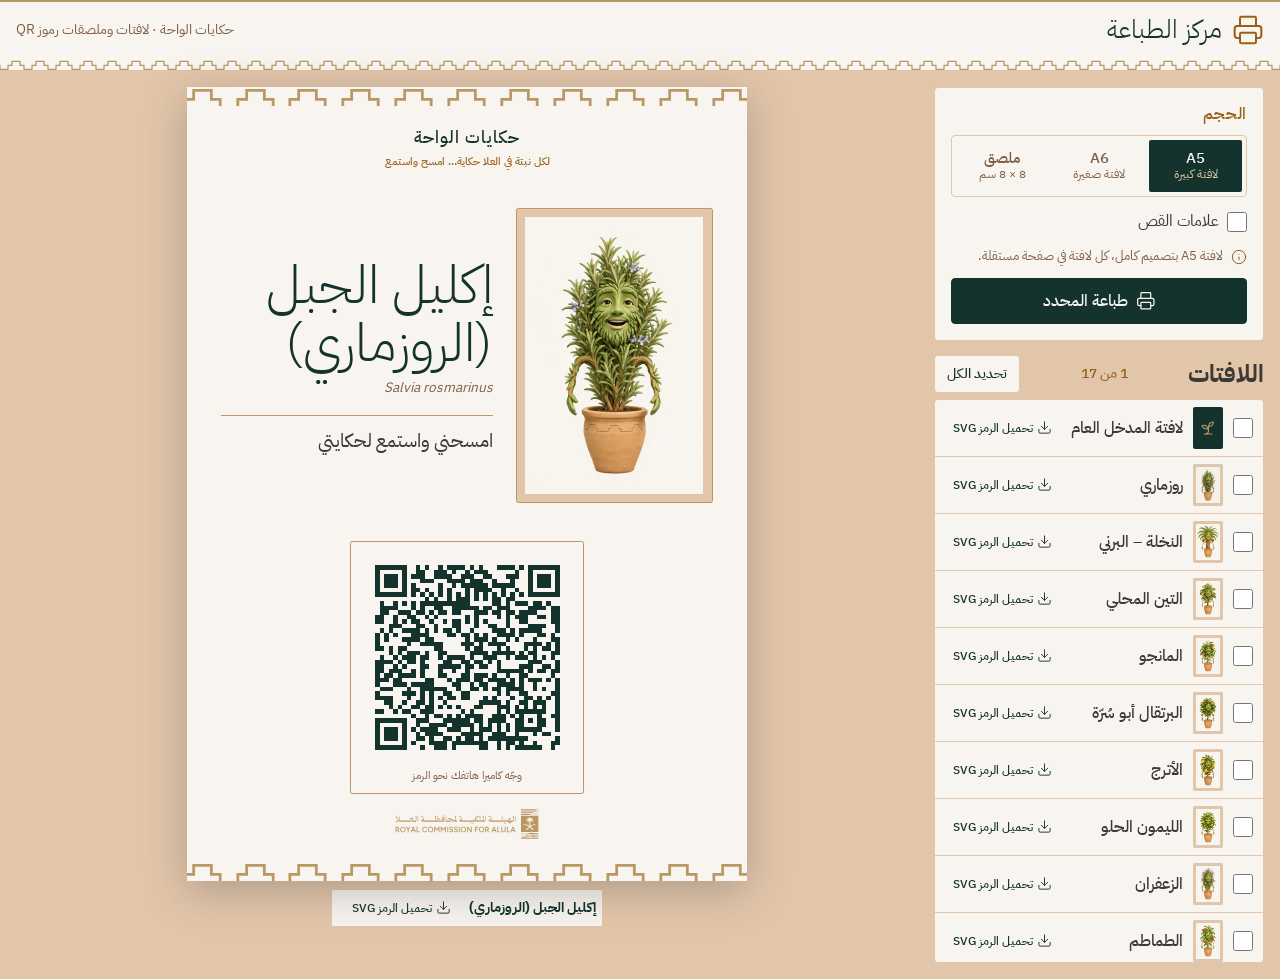
<file: sign-rosemary.html>
<!doctype html>
<html lang="ar" dir="rtl">
<head>
<meta charset="utf-8">
<meta name="viewport" content="width=device-width,initial-scale=1">
<meta name="robots" content="noindex">
<meta http-equiv="refresh" content="0;url=print.html?only=rosemary&amp;fmt=a5">
<title>لافتة الروزماري - حكايات الواحة</title>
<link rel="canonical" href="print.html?only=rosemary&amp;fmt=a5">
<script>location.replace('print.html?only=rosemary&fmt=a5');</script>
</head>
<body><p><a href="print.html?only=rosemary&amp;fmt=a5">افتح مركز الطباعة للافتة الروزماري</a></p></body>
</html>
</file>
<file: css/style.css>
/* حكايات الواحة - Oasis Tales. RCU brand: light mode only.
   Palette (official): RCU Gold #BA9863, Community Beige #F8F4EF, Ikmah Brown #3D3936;
   accents Oasis Green #14332D, Old Town Brown #986018, Majdoul Brown #402022,
   Hegra Sandstone #E2C6AA, Frankincense Yellow #D6AD68, Mountain Brown #805E45, Dadan Ochre #D08B67.
   Gold is always paired with Beige / Ikmah / Oasis. Gold is never used for small text on beige. */
:root{
  --gold:#BA9863; --beige:#F8F4EF; --ikmah:#3D3936;
  --oasis:#14332D; --oldtown:#986018; --majdoul:#402022;
  --sandstone:#E2C6AA; --frankincense:#D6AD68; --mountain:#805E45; --ochre:#D08B67;
  --ink:var(--ikmah); --ink-2:var(--mountain);
  --line:var(--sandstone);
  --radius:4px;
  --font:"DIN Next LT Arabic","IBM Plex Sans Arabic",system-ui,sans-serif;
  /* Heritage line art: Nabatean stepped motif, single gold hairline, never filled */
  --frieze:url("data:image/svg+xml,%3Csvg xmlns='http://www.w3.org/2000/svg' width='24' height='12' viewBox='0 0 24 12'%3E%3Cpath d='M0 11.25H4V7.25H8V3.25H16V7.25H20V11.25H24' fill='none' stroke='%23BA9863' stroke-width='1.25' stroke-linejoin='miter'/%3E%3C/svg%3E");
  /* Land line art: layered horizon contours */
  --land:url("data:image/svg+xml,%3Csvg xmlns='http://www.w3.org/2000/svg' width='900' height='160' viewBox='0 0 900 160' fill='none' stroke='%23BA9863' stroke-width='1.25' stroke-linecap='round'%3E%3Cpath d='M0 150C120 120 220 140 340 110S560 70 700 96 840 70 900 62' stroke-opacity='.9'/%3E%3Cpath d='M0 128C130 98 230 118 350 90S570 52 710 76 850 52 900 46' stroke-opacity='.7'/%3E%3Cpath d='M0 106C140 78 240 96 360 70S580 34 720 56 860 34 900 30' stroke-opacity='.5'/%3E%3Cpath d='M0 84C150 58 250 74 370 50S590 18 730 36 870 18 900 14' stroke-opacity='.35'/%3E%3C/svg%3E");
}
*{box-sizing:border-box}
html{-webkit-text-size-adjust:100%;color-scheme:light}
body{margin:0;font-family:var(--font);font-weight:400;font-size:1rem;line-height:1.75;color:var(--ink);background:var(--beige);min-height:100vh;overflow-x:hidden}
img,svg{max-width:100%}
a{color:var(--oasis)}
h1,h2,h3{font-family:var(--font);font-weight:400;line-height:1.3;margin:0}
.sr-only{position:absolute!important;width:1px;height:1px;overflow:hidden;clip:rect(0 0 0 0);white-space:nowrap}
:focus-visible{outline:2px solid var(--oldtown);outline-offset:3px;box-shadow:0 0 0 5px var(--beige);border-radius:2px}
.hero :focus-visible,.site-footer :focus-visible,.tts :focus-visible{outline-color:var(--gold);box-shadow:0 0 0 5px var(--oasis)}
.hero-player :focus-visible{outline-color:var(--oldtown);box-shadow:0 0 0 5px var(--beige)}
.icon{width:1.25em;height:1.25em;flex:none;fill:none;stroke:currentColor;stroke-width:1.5;stroke-linecap:round;stroke-linejoin:round}
.wrap{width:100%;max-width:1080px;margin-inline:auto;padding-inline:16px}
.frieze{height:12px;background:var(--frieze) repeat-x center/24px 12px}

/* ---------- header ---------- */
.site-header{background:var(--beige);border-top:2px solid var(--gold);border-bottom:1px solid var(--line);position:relative;z-index:5}
.site-header .bar{display:flex;align-items:center;justify-content:space-between;gap:12px;padding-block:18px 14px}
.logo-link{display:block;padding:6px 0;line-height:0}
.logo-link img{height:30px;width:auto;min-width:110px;display:block}
.lang{display:flex;gap:2px;padding:2px;border:1px solid var(--line);border-radius:var(--radius);background:var(--beige)}
.lang>*{font:500 .78rem/1.1 var(--font);border:0;border-radius:2px;background:none;color:var(--mountain);padding:6px 10px;display:flex;flex-direction:column;align-items:center;gap:1px;min-height:36px;justify-content:center;white-space:nowrap}
.lang .is-active{background:var(--oasis);color:var(--beige);font-weight:500}
.lang button:disabled{cursor:not-allowed;color:var(--mountain)}
.lang em{font-style:normal;font-size:.62rem;font-weight:500;color:var(--oldtown);line-height:1}
@media(max-width:520px){.site-header .bar{flex-wrap:wrap}.lang{width:100%}.lang>*{flex:1 1 0;min-width:0;padding-inline:4px}}
.brand-row{display:flex;align-items:center;gap:10px;padding-bottom:16px;color:var(--oldtown)}
.brand-row a{font:500 .92rem/1.2 var(--font);letter-spacing:.04em;color:var(--oldtown);text-decoration:none}
.brand-row .leaf{display:inline-flex;color:var(--oldtown)}

/* ---------- hero ---------- */
.hero{background:var(--oasis);color:var(--beige);position:relative;overflow:hidden;padding:44px 0 0}
.hero::before{content:"";position:absolute;inset-inline:0;bottom:0;height:200px;pointer-events:none;background:var(--land) no-repeat left bottom/900px auto;opacity:.9}
.hero .wrap{position:relative}
.eyebrow{display:block;font-size:.85rem;font-weight:500;letter-spacing:.08em;color:var(--frankincense);border-top:1px solid var(--gold);padding-top:12px;margin-bottom:22px;max-width:30rem}
.hero h1{font-size:clamp(2.6rem,10vw,4.4rem);font-weight:300;color:var(--gold);margin:0 0 14px;letter-spacing:.005em;line-height:1.2}
.hero p.tag{font-size:1.1rem;font-weight:400;margin:0 0 36px;max-width:34ch;color:var(--sandstone)}
.hero-player{background:var(--beige);color:var(--ink);border-radius:var(--radius) var(--radius) 0 0;border-top:2px solid var(--gold);padding:22px 20px 24px;margin-bottom:0;position:relative}
.hero-player .pt{display:flex;align-items:center;gap:10px;font:500 .9rem var(--font);letter-spacing:.04em;color:var(--oldtown);margin:0 0 16px}
.hero-grid{display:grid;gap:0}
@media(min-width:860px){
  .hero{padding-top:80px}
  .hero-grid{grid-template-columns:1fr 480px;gap:64px;align-items:end}
  .hero p.tag{margin-bottom:80px}
}

/* ---------- sections / cards ---------- */
.section{padding:56px 0 8px}
.grid{display:grid;grid-template-columns:repeat(2,minmax(0,1fr));gap:14px}
@media(min-width:640px){.grid{grid-template-columns:repeat(3,1fr);gap:22px}}
@media(min-width:960px){.grid{grid-template-columns:repeat(5,1fr)}}
.card{display:flex;flex-direction:column;background:var(--beige);border:1px solid var(--line);border-radius:var(--radius);padding:10px 10px 14px;text-decoration:none;color:inherit;transition:border-color .2s ease,background-color .2s ease}
.card:hover{border-color:var(--gold)}
.card:hover h3{color:var(--oldtown)}
.card h3{font-size:1.15rem;font-weight:500;margin:16px 4px 0;color:var(--ink);padding-top:12px;border-top:1px solid var(--line);transition:color .2s ease}
.card .sci,.sci{font:italic 400 .82rem/1.4 var(--font);color:var(--mountain);direction:ltr;text-align:start;unicode-bidi:isolate;margin:2px 4px 0}
.card .sci{text-align:right}
.hint{margin:12px 4px 0;display:inline-flex;align-items:center;gap:8px;color:var(--oldtown);font-weight:500;font-size:.85rem;letter-spacing:.02em;min-height:28px}
.hint .dot{width:28px;height:28px;border-radius:50%;border:1px solid currentColor;display:grid;place-items:center}
.hint .dot .icon{width:12px;height:12px;stroke-width:1.5}

/* plant figure: no mat, no border; the artwork's plain background melts into the page via feathered edges */
.frame{position:relative;overflow:hidden;background:transparent;padding:0;aspect-ratio:2/3;isolation:isolate}
.frame>img,.frame>svg,.frame>video{display:block;width:100%;height:100%;object-fit:cover;object-position:50% 50%;background:var(--beige)}
.frame>img,.frame>video{-webkit-mask-image:linear-gradient(to right,transparent,#000 5%,#000 95%,transparent),linear-gradient(to bottom,transparent,#000 5%,#000 95%,transparent);-webkit-mask-composite:source-in;mask-image:linear-gradient(to right,transparent,#000 5%,#000 95%,transparent),linear-gradient(to bottom,transparent,#000 5%,#000 95%,transparent);mask-composite:intersect}
.frame.has-img{background:transparent}
.ph .ph-name{font-family:var(--font);font-weight:400;fill:var(--oasis)}
.frame>svg.ph{background:var(--beige)}

/* ---------- player ---------- */
.player{--p:0}
.ptop{display:flex;align-items:center;gap:16px}
.pbtn{flex:none;width:60px;height:60px;border-radius:50%;border:1px solid var(--gold);background:var(--oasis);color:var(--beige);display:grid;place-items:center;cursor:pointer;transition:background-color .2s ease,border-color .2s ease}
.pbtn:hover{background:var(--ikmah)}
.pbtn .icon{width:24px;height:24px;fill:none;stroke:var(--beige);stroke-width:1.5}
.pbtn .i-play{margin-inline-end:-2px}
.pbtn .i-pause{display:none}
.player.is-playing .pbtn .i-play{display:none}
.player.is-playing .pbtn .i-pause{display:block}
.player.is-playing .pbtn{border-color:var(--frankincense)}
.pmain{flex:1;min-width:0}
.pbar{position:relative;height:44px;display:flex;align-items:center;direction:rtl;margin-inline:8px}
.ptrack{position:absolute;inset-inline:0;height:3px;border-radius:2px;background:var(--sandstone);overflow:hidden}
.pfill{position:absolute;inset-block:0;inset-inline-start:0;width:calc(var(--p)*1%);background:var(--oasis)}
.pbar input{position:absolute;inset:0;width:100%;height:100%;margin:0;opacity:0;cursor:pointer;direction:rtl}
.pbar:focus-within .ptrack{outline:2px solid var(--oldtown);outline-offset:6px}
.pthumb{position:absolute;top:50%;inset-inline-start:calc(var(--p)*1%);width:14px;height:14px;border-radius:50%;background:var(--beige);border:2px solid var(--oasis);transform:translate(50%,-50%);pointer-events:none}
[dir=rtl] .pthumb{transform:translate(50%,-50%)}
.ptime{display:flex;justify-content:space-between;direction:ltr;font-variant-numeric:tabular-nums;font-size:.82rem;color:var(--mountain);margin-top:-6px}
.perr{display:none;margin:12px 0 0;font-size:.9rem;color:var(--majdoul);border-inline-start:3px solid var(--ochre);padding-inline-start:10px}
.player.has-error .perr{display:block}
.transcript{position:relative;margin:18px 0 0;padding:14px 16px;max-height:12.5rem;overflow-y:auto;background:var(--beige);border:1px solid var(--line);border-radius:var(--radius);font-size:1.15rem;line-height:2.15;scroll-behavior:auto;overscroll-behavior:contain}
.transcript .ph-s{display:inline;padding:2px 3px;border-radius:2px;color:var(--mountain);cursor:pointer;-webkit-box-decoration-break:clone;box-decoration-break:clone;transition:background-color .25s,color .25s}
.transcript .ph-s.is-past{color:var(--ink)}
.transcript .ph-s.is-active{background:var(--sandstone);color:var(--ink);font-weight:500;box-shadow:inset 0 -2px 0 var(--gold)}
.transcript .ph-s:hover{background:var(--sandstone)}
.tnote{font-size:.8rem;color:var(--mountain);margin:8px 2px 0}

/* ---------- plant page ---------- */
.plant{padding:32px 0 56px}
.plant-grid{display:grid;gap:28px}
.media{display:flex;flex-direction:column;align-items:center}
.media .frame{width:min(60vw,240px)}
.plant-meta{text-align:center;margin-top:20px}
.plant-meta h1{font-size:clamp(2.4rem,9vw,3.2rem);font-weight:300;color:var(--oasis)}
.plant-meta .sci{text-align:center;font-size:1.02rem;margin-top:4px}
.panel{background:var(--beige);border:1px solid var(--line);border-top:2px solid var(--gold);border-radius:var(--radius);padding:20px}
.ask{display:flex;gap:14px;align-items:center;margin-top:12px;padding:16px;border-radius:var(--radius);border:1px solid var(--line);background:none;color:var(--mountain)}
.ask .ic{flex:none;width:44px;height:44px;border-radius:2px;background:none;border:1px solid var(--line);display:grid;place-items:center;color:var(--mountain)}
.ask strong{display:flex;align-items:center;gap:8px;color:var(--ink);font-weight:500}
.ask small{display:block;font-size:.85rem;line-height:1.5}
.soon{font-size:.7rem;font-weight:500;background:var(--sandstone);color:var(--majdoul);border-radius:2px;padding:1px 8px}
.pn{display:grid;grid-template-columns:1fr 1fr;gap:12px;margin-top:36px}
.pn a,.btn{display:flex;align-items:center;gap:8px;min-height:52px;padding:8px 16px;border-radius:var(--radius);background:var(--beige);border:1px solid var(--line);text-decoration:none;color:var(--oasis);font-weight:500;transition:border-color .2s ease,background-color .2s ease,color .2s ease}
.pn a:hover,.btn:hover{border-color:var(--gold);background:var(--sandstone)}
.pn a small{display:block;font-weight:400;font-size:.75rem;color:var(--mountain);line-height:1.2}
.pn .next{justify-content:flex-end;text-align:left}
.pn .all{grid-column:1/-1;justify-content:center;background:var(--oasis);color:var(--beige);border-color:var(--oasis)}
.pn .all:hover{background:var(--ikmah);border-color:var(--ikmah)}
.pn .icon{width:22px;height:22px}
@media(min-width:900px){
  .plant{padding-top:56px}
  .plant-grid{grid-template-columns:360px minmax(0,1fr);gap:64px;align-items:start}
  .media{position:sticky;top:20px}
  .media .frame{width:320px}
}
.notfound{text-align:center;padding:72px 0 88px}
.notfound .frame{width:160px;margin:0 auto 28px}
.notfound h1{font-size:2rem;font-weight:300;color:var(--oasis)}
.notfound p{max-width:34ch;margin:12px auto 28px}
.btn.primary{display:inline-flex;background:var(--oasis);color:var(--beige);border-color:var(--oasis)}
.btn.primary:hover{background:var(--ikmah);border-color:var(--ikmah)}

/* ---------- footer ---------- */
.site-footer{margin-top:72px;background:var(--oasis);color:var(--sandstone);text-align:center;padding:0 0 32px;border-top:2px solid var(--gold)}
.site-footer .frieze{margin-top:14px}
.site-footer .logo{padding:32px 0 14px;line-height:0}
.site-footer .logo img{height:34px;width:auto;min-width:110px}
.site-footer p{margin:6px 0;font-size:.9rem}

/* ---------- tap-to-listen start screen ---------- */
.tts{position:fixed;inset:0;z-index:100;display:grid;place-items:center;text-align:center;color:var(--beige);cursor:pointer;
  background:var(--land) no-repeat left bottom/900px auto,var(--oasis);
  padding:max(20px,env(safe-area-inset-top)) 20px max(20px,env(safe-area-inset-bottom));overflow-y:auto;animation:ttsin .35s ease both;transition:opacity .35s ease}
.tts.is-out{opacity:0;pointer-events:none}
@keyframes ttsin{from{opacity:0}to{opacity:1}}
.tts-in{display:flex;flex-direction:column;align-items:center;gap:16px;width:100%;max-width:420px}
.tts-frame{width:calc(min(40vh,62vw)*2/3)!important;max-width:240px;flex:none}
.tts-leaf{width:84px;height:84px;border-radius:50%;display:grid;place-items:center;border:1px solid var(--gold);color:var(--gold)}
.tts-leaf .icon{width:42px;height:42px}
.tts-name{font:300 clamp(2.4rem,10vw,3.4rem)/1.2 var(--font);color:var(--gold);margin:4px 0 0}
.tts-btn{position:relative;width:96px;height:96px;border-radius:50%;border:1px solid var(--gold);background:var(--gold);color:var(--oasis);display:grid;place-items:center;cursor:pointer}
.tts-btn svg{width:40px;height:40px;fill:none;stroke:currentColor;stroke-width:1.5;stroke-linejoin:round;margin-inline-end:-4px}
.tts-ring{position:absolute;inset:-8px;border-radius:50%;border:1px solid var(--gold);opacity:.6;animation:ttsring 2.4s ease-out infinite}
@keyframes ttsring{0%{transform:scale(.96);opacity:.6}100%{transform:scale(1.18);opacity:0}}
.tts-cta{font:400 1.2rem/1.5 var(--font);color:var(--sandstone);margin:0}
@media(max-height:560px){.tts-in{flex-direction:column;gap:8px}.tts-frame{width:calc(26vh*2/3)!important}.tts-btn{width:76px;height:76px}}

@media(prefers-reduced-motion:reduce){
  *,*::before,*::after{animation:none!important;transition:none!important;scroll-behavior:auto!important}
}
@media(min-width:860px){.logo-link img{height:34px}.site-header .bar{padding-block:22px 16px}}
.transcript{scrollbar-width:thin;scrollbar-color:var(--gold) transparent}
.transcript{-webkit-mask-image:linear-gradient(var(--ikmah) calc(100% - 22px),transparent);mask-image:linear-gradient(var(--ikmah) calc(100% - 22px),transparent)}
</file>
